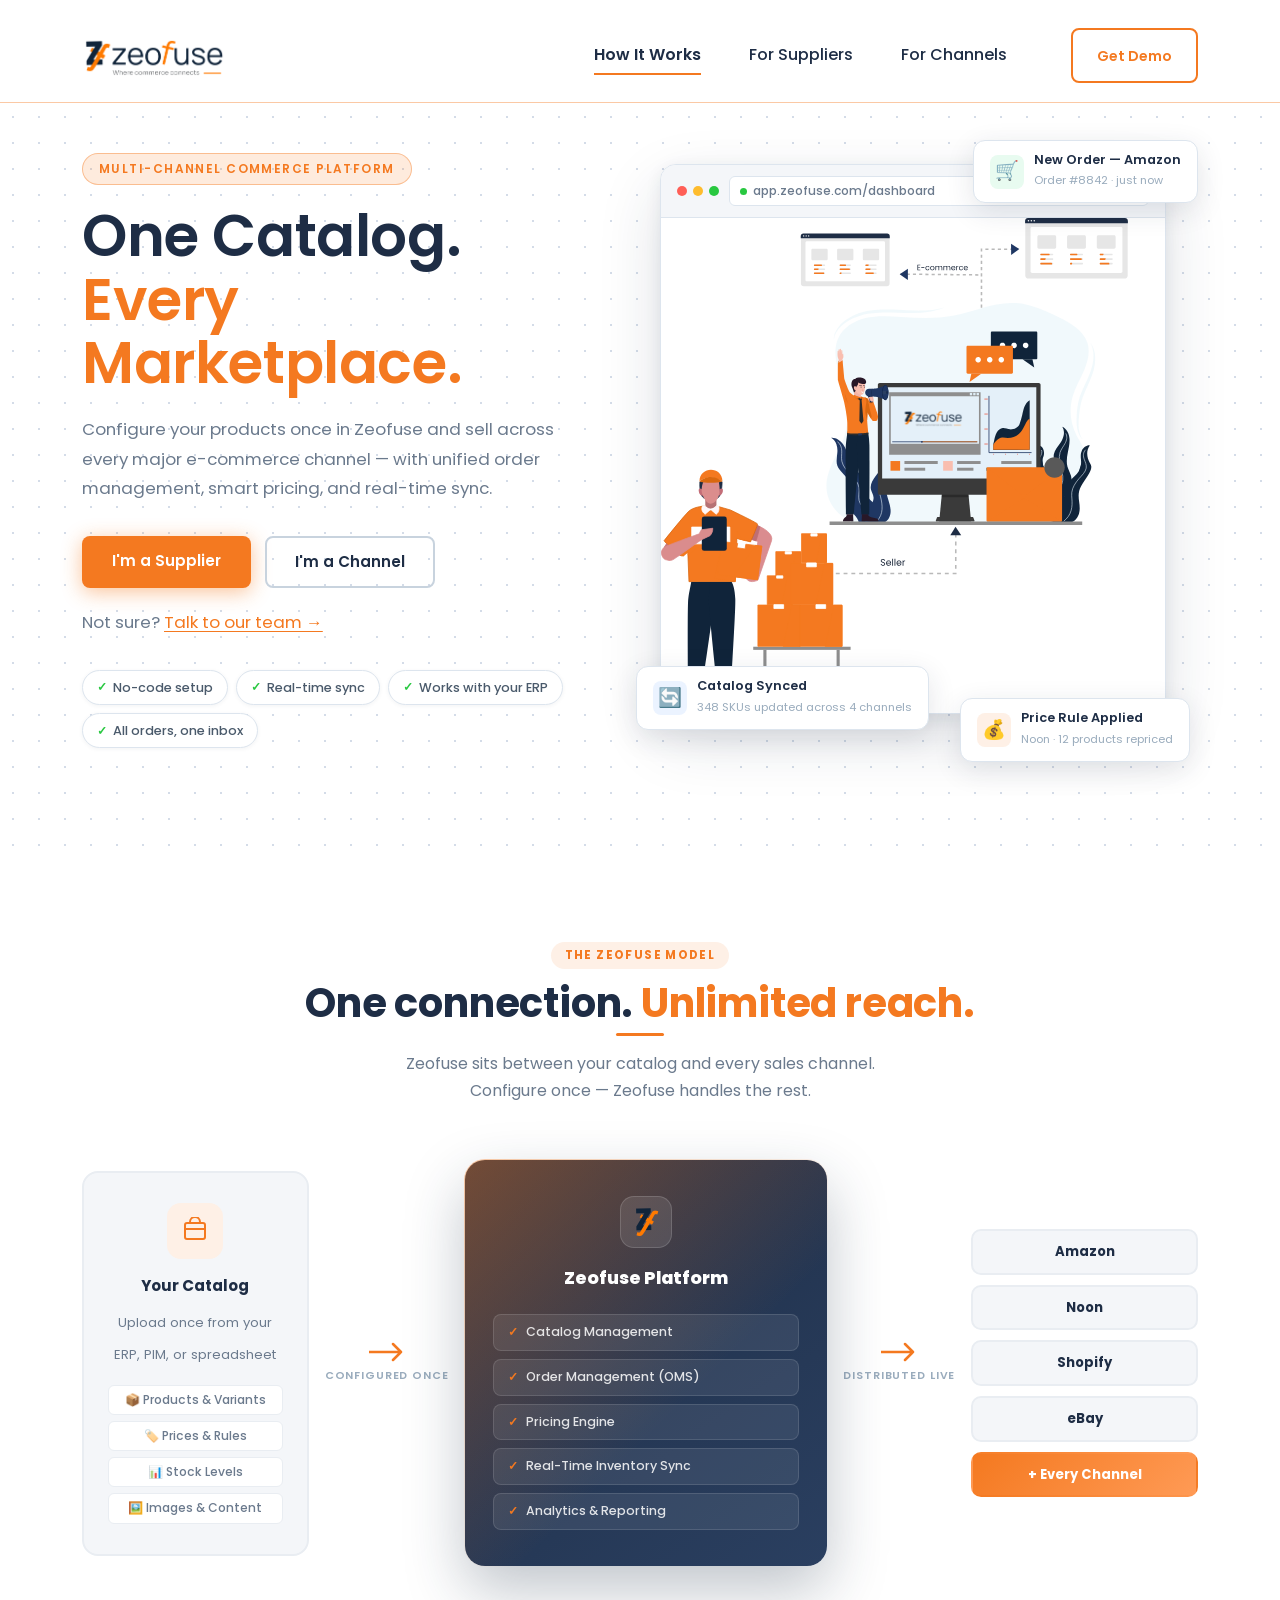
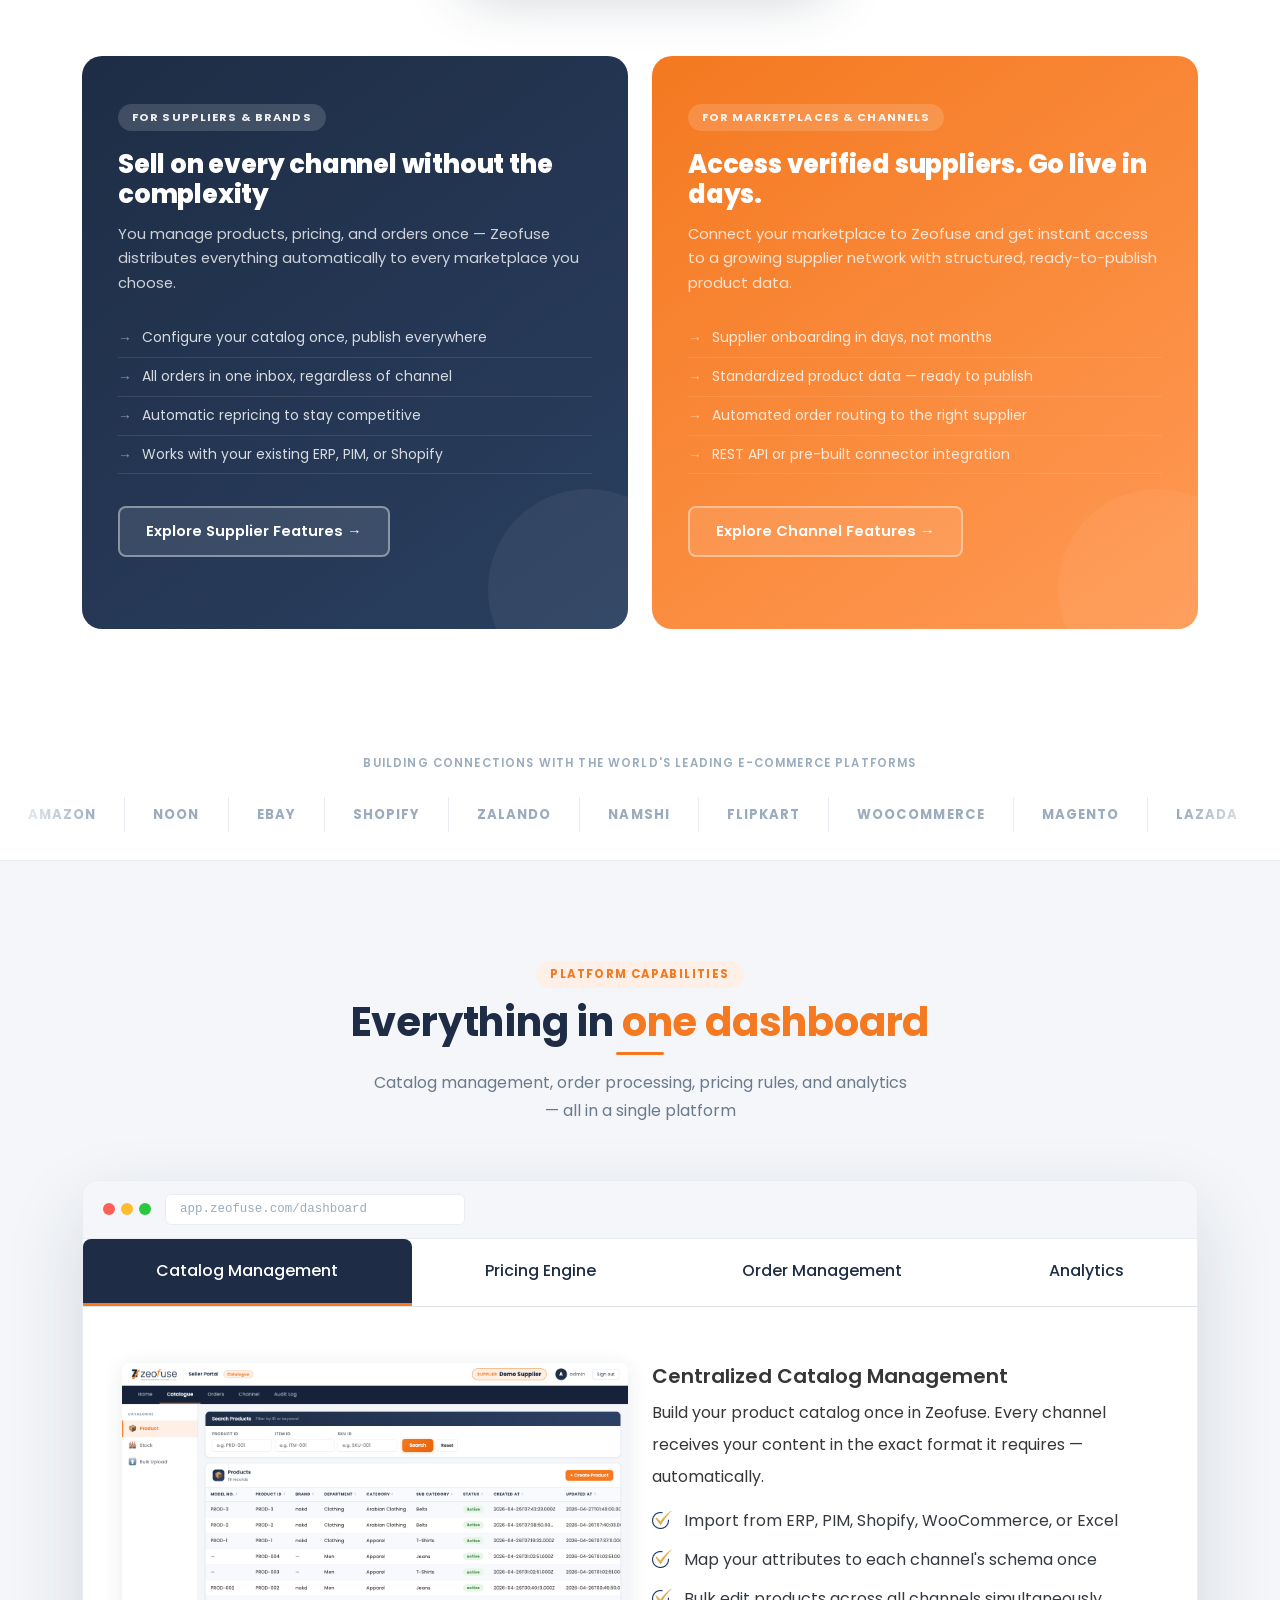
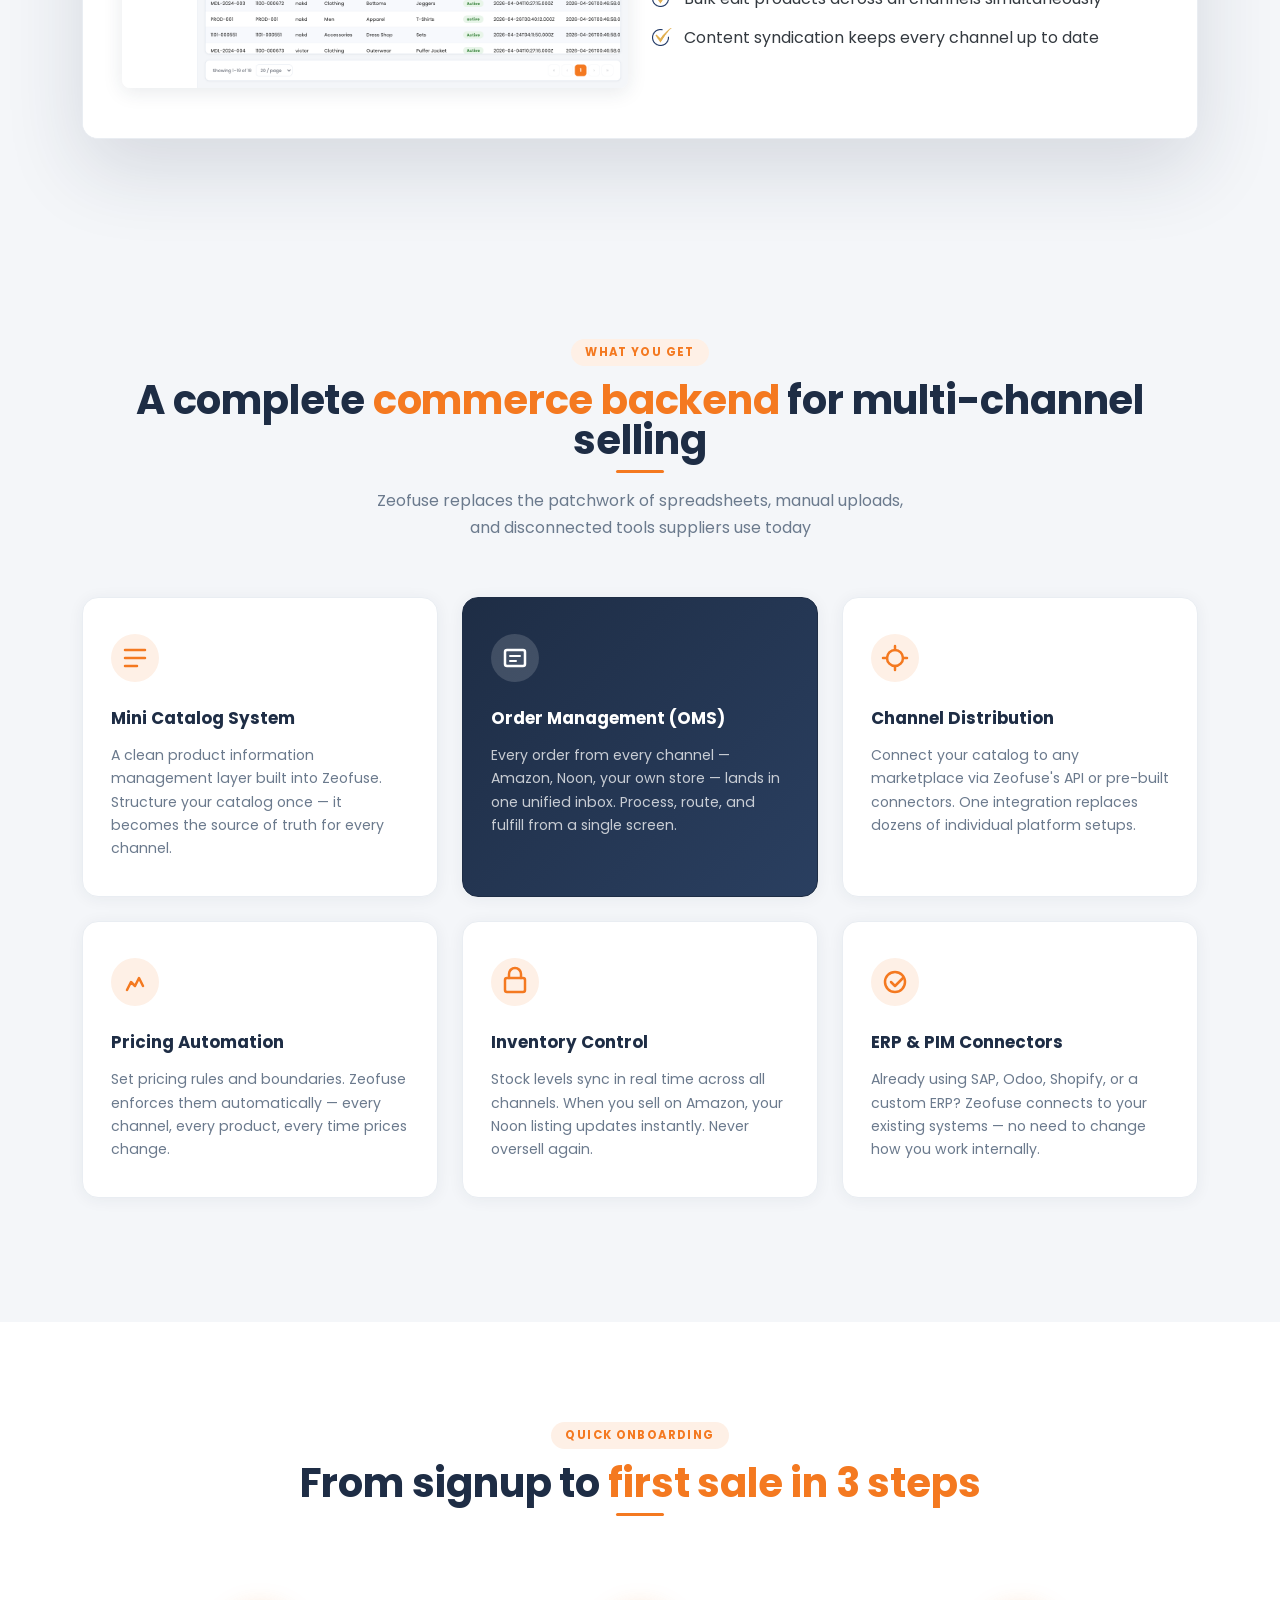
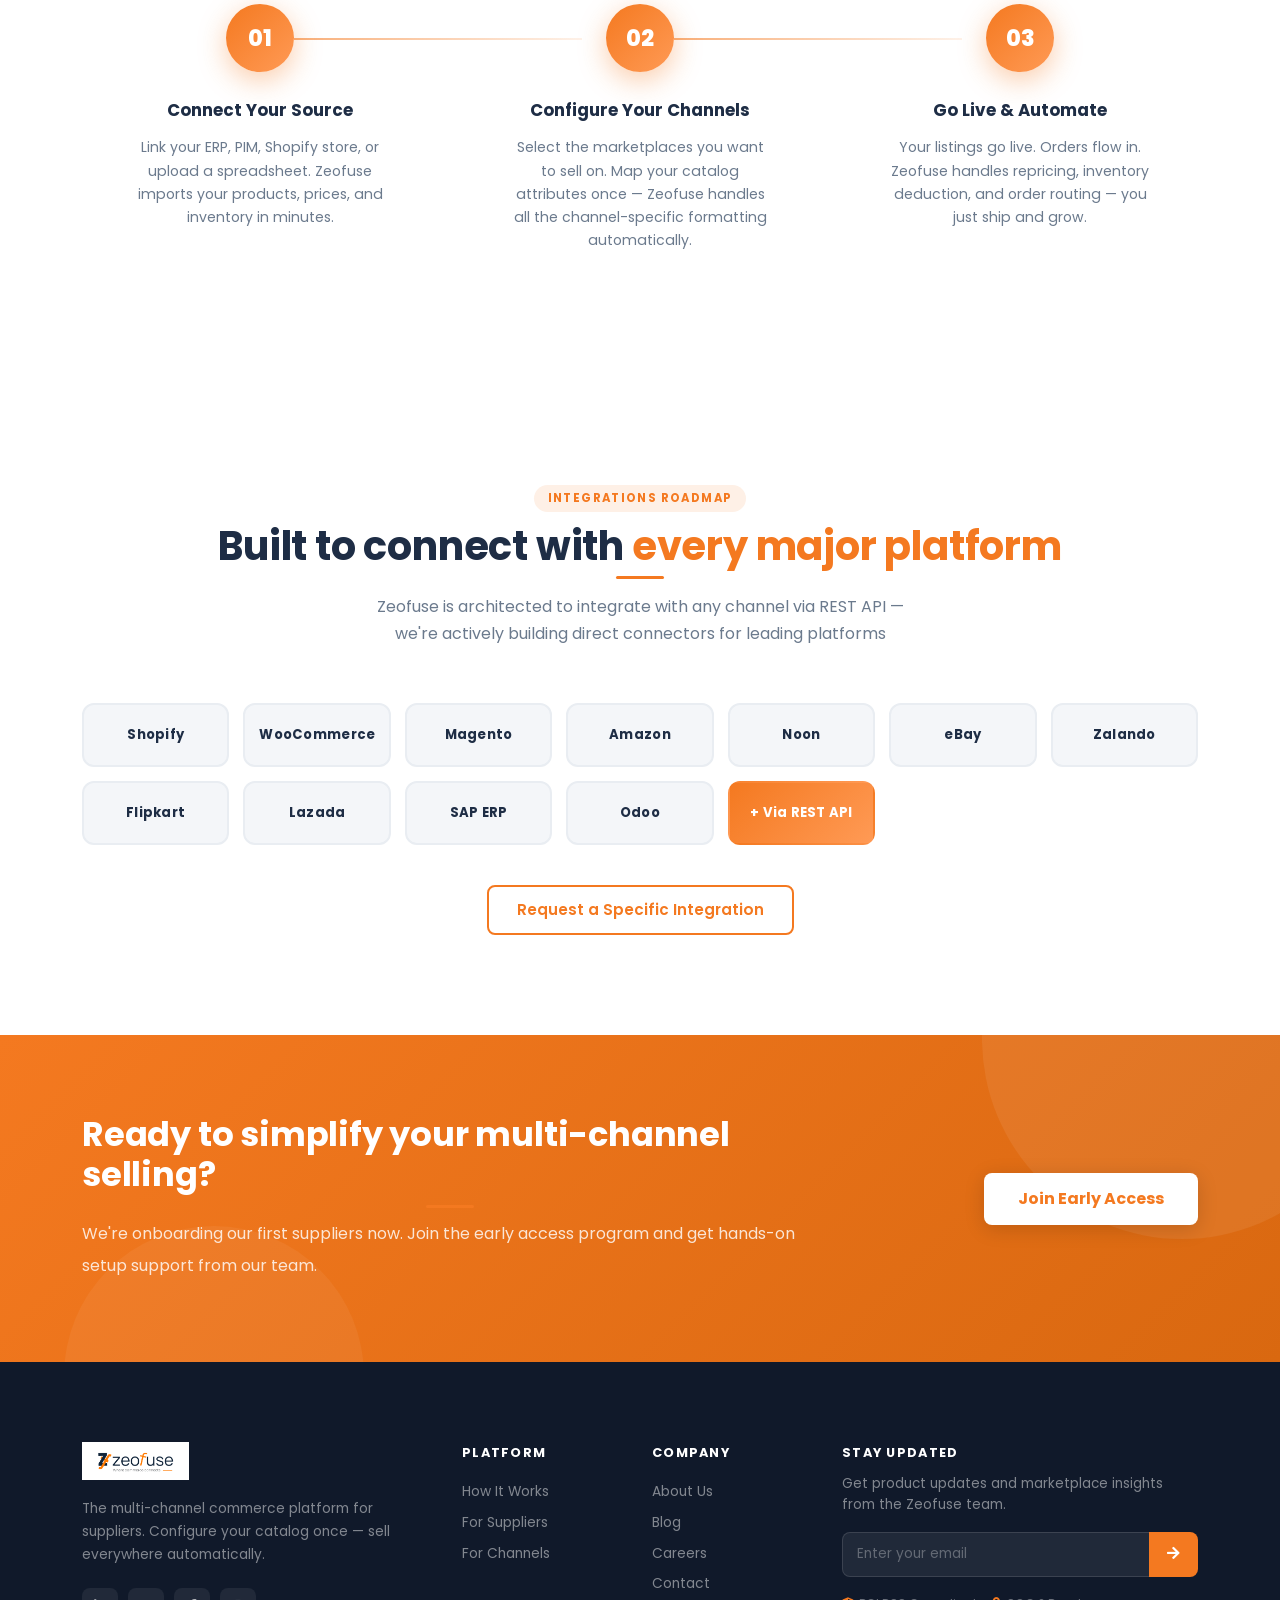
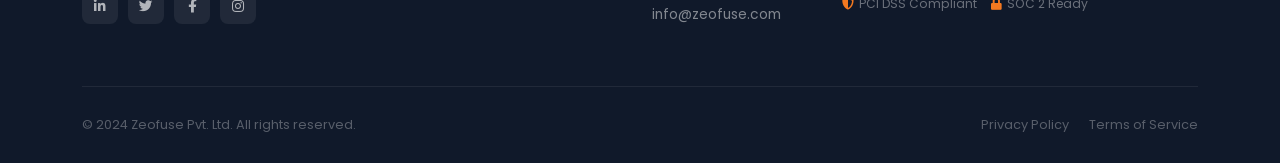
<file: index.html>
<!DOCTYPE html>
<html lang="en">
<head>
    <meta charset="utf-8">
    <meta name="viewport" content="width=device-width, initial-scale=1, shrink-to-fit=no">
    <meta name="description" content="Zeofuse — Configure your catalog once, sell on every marketplace automatically. Unified catalog management, OMS, and pricing engine for suppliers.">
    <meta name="robots" content="index, follow">
    <title>Zeofuse — One Catalog. Every Marketplace.</title>
    <link rel="icon" type="image/png" href="images/zeofuse-fav.png">
    <link href="https://fonts.googleapis.com/css2?family=Poppins:wght@300;400;500;600;700;800&display=swap" rel="stylesheet">
    <link href="css/bootstrap.min.css" rel="stylesheet">
    <link href="css/fontawesome-all.min.css" rel="stylesheet">
    <link href="css/styles.css" rel="stylesheet">
    <link href="css/fancy.css" rel="stylesheet">
</head>
<body>

    <div class="spinner-wrapper">
        <div class="loader"><div class="center loading"></div></div>
    </div>

    <!-- NAV -->
    <nav id="navbar" class="navbar navbar-expand-lg fixed-top navbar-light" aria-label="Main navigation">
        <div class="container">
            <a class="navbar-brand logo-image" href="index.html">
                <img src="images/zeofuse_logo.png" alt="Zeofuse">
            </a>
            <button class="navbar-toggler p-0 border-0" type="button" id="navbarSideCollapse" aria-label="Toggle navigation">
                <span class="navbar-toggler-icon"></span>
            </button>
            <div class="navbar-collapse offcanvas-collapse" id="navbarsExampleDefault">
                <ul class="navbar-nav ms-auto navbar-nav-scroll">
                    <li class="nav-item"><a class="nav-link active" href="index.html">How It Works</a></li>
                    <li class="nav-item"><a class="nav-link" href="suppliers.html">For Suppliers</a></li>
                    <li class="nav-item"><a class="nav-link" href="channels.html">For Channels</a></li>
                    <!-- <li class="nav-item"><a class="nav-link" href="index.html#pricing">Pricing</a></li> -->
                </ul>
                <span class="nav-item">
                    <a class="btn-outline-sm" href="contact.html">Get Demo</a>
                </span>
            </div>
        </div>
    </nav>

    <!-- HERO -->
    <section class="fz-hero">
        <div class="container">
            <div class="row align-items-center">
                <div class="col-lg-6">
                    <div class="fz-hero-text">
                        <span class="fz-eyebrow">Multi-Channel Commerce Platform</span>
                        <h1>One Catalog.<br><span style="color:#F47920">Every Marketplace.</span></h1>
                        <p>Configure your products once in Zeofuse and sell across every major e-commerce channel — with unified order management, smart pricing, and real-time sync.</p>
                        <div class="fz-hero-ctas">
                            <a class="fz-btn-primary" href="suppliers.html">I'm a Supplier</a>
                            <a class="fz-btn-ghost" href="channels.html">I'm a Channel</a>
                        </div>
                        <p class="fz-hero-sub-cta">Not sure? <a href="contact.html">Talk to our team →</a></p>
                        <div class="fz-feature-pills">
                            <span class="fz-pill"><span class="fz-pill-check">✓</span> No-code setup</span>
                            <span class="fz-pill"><span class="fz-pill-check">✓</span> Real-time sync</span>
                            <span class="fz-pill"><span class="fz-pill-check">✓</span> Works with your ERP</span>
                            <span class="fz-pill"><span class="fz-pill-check">✓</span> All orders, one inbox</span>
                        </div>
                    </div>
                </div>
                <div class="col-lg-6 d-none d-lg-block">
                    <div class="fz-hero-visual">
                        <div class="fz-screen-card">
                            <div class="fz-screen-topbar">
                                <div class="fz-screen-dots">
                                    <span></span><span></span><span></span>
                                </div>
                                <div class="fz-screen-title">
                                    <span class="fz-screen-live-dot"></span>
                                    app.zeofuse.com/dashboard
                                </div>
                            </div>
                            <div class="fz-screen-body">
                                <img src="./images/zeo-header.svg" alt="Zeofuse Dashboard">
                            </div>
                        </div>
                        <div class="fz-float-notif">
                            <div class="fz-notif-icon green">🛒</div>
                            <div>
                                <strong>New Order — Amazon</strong>
                                <small>Order #8842 · just now</small>
                            </div>
                        </div>
                        <div class="fz-float-notif">
                            <div class="fz-notif-icon blue">🔄</div>
                            <div>
                                <strong>Catalog Synced</strong>
                                <small>348 SKUs updated across 4 channels</small>
                            </div>
                        </div>
                        <div class="fz-float-notif">
                            <div class="fz-notif-icon">💰</div>
                            <div>
                                <strong>Price Rule Applied</strong>
                                <small>Noon · 12 products repriced</small>
                            </div>
                        </div>
                    </div>
                </div>
            </div>
        </div>
    </section>

    <!-- PLATFORM OVERVIEW — the "how it works" flow -->
    <section class="fz-platform-sec" id="how-it-works">
        <div class="container">
            <div class="fz-section-header reveal">
                <span class="fz-eyebrow-dark">The Zeofuse Model</span>
                <h2>One connection. <span class="fz-highlight">Unlimited reach.</span></h2>
                <p>Zeofuse sits between your catalog and every sales channel. Configure once — Zeofuse handles the rest.</p>
            </div>

            <div class="fz-flow-diagram">
                <!-- Left: Supplier -->
                <div class="fz-flow-supplier reveal">
                    <div class="fz-flow-supplier-icon">
                        <svg viewBox="0 0 28 28" fill="none"><rect x="4" y="6" width="20" height="16" rx="2" stroke="#F47920" stroke-width="2"/><path d="M9 6V5a5 5 0 0110 0v1" stroke="#F47920" stroke-width="2" stroke-linecap="round"/><path d="M4 12h20" stroke="#F47920" stroke-width="2"/></svg>
                    </div>
                    <h5>Your Catalog</h5>
                    <p style="font-size:0.82rem;color:#6B7A8D;margin:6px 0 0">Upload once from your ERP, PIM, or spreadsheet</p>
                    <div class="fz-flow-supplier-tags">
                        <span>📦 Products &amp; Variants</span>
                        <span>🏷️ Prices &amp; Rules</span>
                        <span>📊 Stock Levels</span>
                        <span>🖼️ Images &amp; Content</span>
                    </div>
                </div>

                <!-- Arrow -->
                <div class="fz-flow-arrow">
                    <svg viewBox="0 0 36 20" fill="none"><path d="M0 10h32M24 2l8 8-8 8" stroke="#F47920" stroke-width="2.5" stroke-linecap="round" stroke-linejoin="round"/></svg>
                    <span>Configured Once</span>
                </div>

                <!-- Center: Zeofuse Hub -->
                <div class="fz-flow-hub reveal">
                    <div class="fz-flow-hub-logo">
                        <img src="images/zeofuse-fav.png" alt="Zeofuse">
                    </div>
                    <h4>Zeofuse Platform</h4>
                    <div class="fz-flow-hub-features">
                        <span>Catalog Management</span>
                        <span>Order Management (OMS)</span>
                        <span>Pricing Engine</span>
                        <span>Real-Time Inventory Sync</span>
                        <span>Analytics &amp; Reporting</span>
                    </div>
                </div>

                <!-- Arrow -->
                <div class="fz-flow-arrow">
                    <svg viewBox="0 0 36 20" fill="none"><path d="M0 10h32M24 2l8 8-8 8" stroke="#F47920" stroke-width="2.5" stroke-linecap="round" stroke-linejoin="round"/></svg>
                    <span>Distributed Live</span>
                </div>

                <!-- Right: Channels -->
                <div class="fz-flow-channels reveal">
                    <div class="fz-flow-channel-badge">Amazon</div>
                    <div class="fz-flow-channel-badge">Noon</div>
                    <div class="fz-flow-channel-badge">Shopify</div>
                    <div class="fz-flow-channel-badge">eBay</div>
                    <div class="fz-flow-channel-badge fz-flow-more">+ Every Channel</div>
                </div>
            </div>
        </div>
    </section>

    <!-- AUDIENCE SPLIT — route visitors to the right page -->
    <section class="fz-audience-sec">
        <div class="container">
            <div class="row g-4">
                <div class="col-md-6 reveal" style="--delay:0ms">
                    <div class="fz-audience-card fz-audience-card--supplier">
                        <span class="fz-audience-tag">For Suppliers &amp; Brands</span>
                        <h3>Sell on every channel without the complexity</h3>
                        <p>You manage products, pricing, and orders once — Zeofuse distributes everything automatically to every marketplace you choose.</p>
                        <ul class="fz-audience-list">
                            <li>Configure your catalog once, publish everywhere</li>
                            <li>All orders in one inbox, regardless of channel</li>
                            <li>Automatic repricing to stay competitive</li>
                            <li>Works with your existing ERP, PIM, or Shopify</li>
                        </ul>
                        <a class="fz-btn-white-outline" href="suppliers.html">Explore Supplier Features →</a>
                    </div>
                </div>
                <div class="col-md-6 reveal" style="--delay:150ms">
                    <div class="fz-audience-card fz-audience-card--channel">
                        <span class="fz-audience-tag">For Marketplaces &amp; Channels</span>
                        <h3>Access verified suppliers. Go live in days.</h3>
                        <p>Connect your marketplace to Zeofuse and get instant access to a growing supplier network with structured, ready-to-publish product data.</p>
                        <ul class="fz-audience-list">
                            <li>Supplier onboarding in days, not months</li>
                            <li>Standardized product data — ready to publish</li>
                            <li>Automated order routing to the right supplier</li>
                            <li>REST API or pre-built connector integration</li>
                        </ul>
                        <a class="fz-btn-white-outline" href="channels.html">Explore Channel Features →</a>
                    </div>
                </div>
            </div>
        </div>
    </section>

    <!-- MARQUEE -->
    <section class="fz-marquee-sec">
        <p class="fz-marquee-label">Building connections with the world's leading e-commerce platforms</p>
        <div class="fz-marquee-track">
            <div class="fz-marquee-inner">
                <span class="fz-mlogo">Amazon</span>
                <span class="fz-mlogo">Noon</span>
                <span class="fz-mlogo">eBay</span>
                <span class="fz-mlogo">Shopify</span>
                <span class="fz-mlogo">Zalando</span>
                <span class="fz-mlogo">Namshi</span>
                <span class="fz-mlogo">Flipkart</span>
                <span class="fz-mlogo">WooCommerce</span>
                <span class="fz-mlogo">Magento</span>
                <span class="fz-mlogo">Lazada</span>
                <span class="fz-mlogo">Tokopedia</span>
                <span class="fz-mlogo">Daraz</span>
                <span class="fz-mlogo">Amazon</span>
                <span class="fz-mlogo">Noon</span>
                <span class="fz-mlogo">eBay</span>
                <span class="fz-mlogo">Shopify</span>
                <span class="fz-mlogo">Zalando</span>
                <span class="fz-mlogo">Namshi</span>
                <span class="fz-mlogo">Flipkart</span>
                <span class="fz-mlogo">WooCommerce</span>
                <span class="fz-mlogo">Magento</span>
                <span class="fz-mlogo">Lazada</span>
                <span class="fz-mlogo">Tokopedia</span>
                <span class="fz-mlogo">Daraz</span>
            </div>
        </div>
    </section>

    <!-- PLATFORM FEATURES (browser mockup) -->
    <section class="fz-features-sec" id="features">
        <div class="container">
            <div class="fz-section-header reveal">
                <span class="fz-eyebrow-dark">Platform Capabilities</span>
                <h2>Everything in <span class="fz-highlight">one dashboard</span></h2>
                <p>Catalog management, order processing, pricing rules, and analytics — all in a single platform</p>
            </div>
            <div class="fz-browser-mockup reveal">
                <div class="fz-browser-bar">
                    <div class="fz-browser-dots">
                        <span class="dot-red"></span><span class="dot-yellow"></span><span class="dot-green"></span>
                    </div>
                    <div class="fz-browser-url">app.zeofuse.com/dashboard</div>
                </div>
                <div class="fz-browser-content">
                    <div class="elite-tab">
                        <div id="nav">
                            <div class="trigger-spec"></div>
                            <span class="trigger" data-target="#tab-1">Catalog Management</span>
                            <span class="trigger" data-target="#tab-2">Pricing Engine</span>
                            <span class="trigger" data-target="#tab-3">Order Management</span>
                            <span class="trigger" data-target="#tab-4">Analytics</span>
                        </div>
                        <div id="elite-sub">
                            <div class="targets">
                                <div class="target" id="tab-1">
                                    <div class="row pt-4 pb-2">
                                        <div class="col-md-12 col-lg-6 pb-4">
                                            <img src="./images/catalog.PNG" class="img-fluid fz-tab-img">
                                        </div>
                                        <div class="col-md-12 col-lg-6 vendor-sec">
                                            <h5>Centralized Catalog Management</h5>
                                            <p>Build your product catalog once in Zeofuse. Every channel receives your content in the exact format it requires — automatically.</p>
                                            <ul>
                                                <li>Import from ERP, PIM, Shopify, WooCommerce, or Excel</li>
                                                <li>Map your attributes to each channel's schema once</li>
                                                <li>Bulk edit products across all channels simultaneously</li>
                                                <li>Content syndication keeps every channel up to date</li>
                                            </ul>
                                        </div>
                                    </div>
                                </div>
                                <div class="target" id="tab-2">
                                    <div class="row pt-4 pb-2">
                                        <div class="col-md-12 col-lg-6 pb-4">
                                            <img src="./images/pricing.PNG" class="img-fluid fz-tab-img">
                                        </div>
                                        <div class="col-md-12 col-lg-6 vendor-sec">
                                            <h5>Rules-Based Pricing Engine</h5>
                                            <p>Set your pricing rules once. Zeofuse automatically adjusts prices per channel to keep you competitive while protecting your margins.</p>
                                            <ul>
                                                <li>Define min/max price boundaries per product</li>
                                                <li>Automatic repricing when competitors change their prices</li>
                                                <li>Set different price strategies per channel or region</li>
                                                <li>Promotional pricing with scheduled start/end dates</li>
                                            </ul>
                                        </div>
                                    </div>
                                </div>
                                <div class="target" id="tab-3">
                                    <div class="row pt-4 pb-2">
                                        <div class="col-md-12 col-lg-6 pb-4">
                                            <img src="./images/catalog.PNG" class="img-fluid fz-tab-img">
                                        </div>
                                        <div class="col-md-12 col-lg-6 vendor-sec">
                                            <h5>Unified Order Management (OMS)</h5>
                                            <p>All your orders from every channel flow into one inbox. No more logging into 10 different seller portals to process your day's orders.</p>
                                            <ul>
                                                <li>Single order dashboard across all channels</li>
                                                <li>Automatic order routing to the right warehouse or fulfillment partner</li>
                                                <li>Real-time inventory deduction across all channels on sale</li>
                                                <li>Shipping updates pushed back to each channel automatically</li>
                                            </ul>
                                        </div>
                                    </div>
                                </div>
                                <div class="target" id="tab-4">
                                    <div class="row pt-4 pb-2">
                                        <div class="col-md-12 col-lg-6 pb-4">
                                            <img src="./images/dashboard.PNG" class="img-fluid fz-tab-img">
                                        </div>
                                        <div class="col-md-12 col-lg-6 vendor-sec">
                                            <h5>Cross-Channel Analytics</h5>
                                            <p>See exactly what's selling, where, and at what margin — across every channel in a single view. Make decisions with real data.</p>
                                            <ul>
                                                <li>Revenue and margin breakdown per channel</li>
                                                <li>Best-performing products by marketplace</li>
                                                <li>Inventory turnover and stock-out alerts</li>
                                                <li>Custom reports exportable in multiple formats</li>
                                            </ul>
                                        </div>
                                    </div>
                                </div>
                            </div>
                        </div>
                    </div>
                </div>
            </div>
        </div>
    </section>

    <!-- WHAT ZEOFUSE IS (product clarity section) -->
    <section class="fz-value-sec" id="platform">
        <div class="container">
            <div class="fz-section-header reveal">
                <span class="fz-eyebrow-dark">What You Get</span>
                <h2>A complete <span class="fz-highlight">commerce backend</span> for multi-channel selling</h2>
                <p>Zeofuse replaces the patchwork of spreadsheets, manual uploads, and disconnected tools suppliers use today</p>
            </div>
            <div class="row">
                <div class="col-md-6 col-lg-4 reveal" style="--delay:0ms">
                    <div class="fz-vcard">
                        <div class="fz-vcard-icon">
                            <svg viewBox="0 0 48 48" fill="none"><circle cx="24" cy="24" r="24" fill="#FEF0E6"/><path d="M14 24h20M14 16h20M14 32h12" stroke="#F47920" stroke-width="2.5" stroke-linecap="round"/></svg>
                        </div>
                        <h4>Mini Catalog System</h4>
                        <p>A clean product information management layer built into Zeofuse. Structure your catalog once — it becomes the source of truth for every channel.</p>
                    </div>
                </div>
                <div class="col-md-6 col-lg-4 reveal" style="--delay:100ms">
                    <div class="fz-vcard fz-vcard--featured">
                        <div class="fz-vcard-icon">
                            <svg viewBox="0 0 48 48" fill="none"><circle cx="24" cy="24" r="24" fill="rgba(255,255,255,0.15)"/><rect x="14" y="16" width="20" height="16" rx="2" stroke="#fff" stroke-width="2.5"/><path d="M19 22h10M19 27h6" stroke="#fff" stroke-width="2" stroke-linecap="round"/></svg>
                        </div>
                        <h4>Order Management (OMS)</h4>
                        <p>Every order from every channel — Amazon, Noon, your own store — lands in one unified inbox. Process, route, and fulfill from a single screen.</p>
                    </div>
                </div>
                <div class="col-md-6 col-lg-4 reveal" style="--delay:200ms">
                    <div class="fz-vcard">
                        <div class="fz-vcard-icon">
                            <svg viewBox="0 0 48 48" fill="none"><circle cx="24" cy="24" r="24" fill="#FEF0E6"/><circle cx="24" cy="24" r="8" stroke="#F47920" stroke-width="2.5"/><path d="M24 12v4M24 32v4M12 24h4M32 24h4" stroke="#F47920" stroke-width="2.5" stroke-linecap="round"/></svg>
                        </div>
                        <h4>Channel Distribution</h4>
                        <p>Connect your catalog to any marketplace via Zeofuse's API or pre-built connectors. One integration replaces dozens of individual platform setups.</p>
                    </div>
                </div>
                <div class="col-md-6 col-lg-4 reveal" style="--delay:300ms">
                    <div class="fz-vcard">
                        <div class="fz-vcard-icon">
                            <svg viewBox="0 0 48 48" fill="none"><circle cx="24" cy="24" r="24" fill="#FEF0E6"/><path d="M16 32l4-8 4 4 4-8 4 8" stroke="#F47920" stroke-width="2.5" stroke-linecap="round" stroke-linejoin="round"/></svg>
                        </div>
                        <h4>Pricing Automation</h4>
                        <p>Set pricing rules and boundaries. Zeofuse enforces them automatically — every channel, every product, every time prices change.</p>
                    </div>
                </div>
                <div class="col-md-6 col-lg-4 reveal" style="--delay:400ms">
                    <div class="fz-vcard">
                        <div class="fz-vcard-icon">
                            <svg viewBox="0 0 48 48" fill="none"><circle cx="24" cy="24" r="24" fill="#FEF0E6"/><rect x="14" y="20" width="20" height="14" rx="2" stroke="#F47920" stroke-width="2.5"/><path d="M18 20v-4a6 6 0 0112 0v4" stroke="#F47920" stroke-width="2.5" stroke-linecap="round"/></svg>
                        </div>
                        <h4>Inventory Control</h4>
                        <p>Stock levels sync in real time across all channels. When you sell on Amazon, your Noon listing updates instantly. Never oversell again.</p>
                    </div>
                </div>
                <div class="col-md-6 col-lg-4 reveal" style="--delay:500ms">
                    <div class="fz-vcard">
                        <div class="fz-vcard-icon">
                            <svg viewBox="0 0 48 48" fill="none"><circle cx="24" cy="24" r="24" fill="#FEF0E6"/><path d="M20 24l4 4 8-8" stroke="#F47920" stroke-width="2.5" stroke-linecap="round" stroke-linejoin="round"/><circle cx="24" cy="24" r="10" stroke="#F47920" stroke-width="2.5"/></svg>
                        </div>
                        <h4>ERP &amp; PIM Connectors</h4>
                        <p>Already using SAP, Odoo, Shopify, or a custom ERP? Zeofuse connects to your existing systems — no need to change how you work internally.</p>
                    </div>
                </div>
            </div>
        </div>
    </section>

    <!-- HOW IT WORKS — 3 steps -->
    <section class="fz-process-sec">
        <div class="container">
            <div class="fz-section-header reveal">
                <span class="fz-eyebrow-dark">Quick Onboarding</span>
                <h2>From signup to <span class="fz-highlight">first sale in 3 steps</span></h2>
            </div>
            <div class="row">
                <div class="col-md-4 reveal" style="--delay:0ms">
                    <div class="fz-step">
                        <div class="fz-step-num">01</div>
                        <div class="fz-step-connector"></div>
                        <h4>Connect Your Source</h4>
                        <p>Link your ERP, PIM, Shopify store, or upload a spreadsheet. Zeofuse imports your products, prices, and inventory in minutes.</p>
                    </div>
                </div>
                <div class="col-md-4 reveal" style="--delay:150ms">
                    <div class="fz-step">
                        <div class="fz-step-num">02</div>
                        <div class="fz-step-connector"></div>
                        <h4>Configure Your Channels</h4>
                        <p>Select the marketplaces you want to sell on. Map your catalog attributes once — Zeofuse handles all the channel-specific formatting automatically.</p>
                    </div>
                </div>
                <div class="col-md-4 reveal" style="--delay:300ms">
                    <div class="fz-step">
                        <div class="fz-step-num">03</div>
                        <h4>Go Live &amp; Automate</h4>
                        <p>Your listings go live. Orders flow in. Zeofuse handles repricing, inventory deduction, and order routing — you just ship and grow.</p>
                    </div>
                </div>
            </div>
        </div>
    </section>

    <!-- INTEGRATION GRID -->
    <section class="fz-integration-sec">
        <div class="container">
            <div class="fz-section-header reveal">
                <span class="fz-eyebrow-dark">Integrations Roadmap</span>
                <h2>Built to connect with <span class="fz-highlight">every major platform</span></h2>
                <p>Zeofuse is architected to integrate with any channel via REST API — we're actively building direct connectors for leading platforms</p>
            </div>
            <div class="fz-integration-grid reveal">
                <div class="fz-int-badge">Shopify</div>
                <div class="fz-int-badge">WooCommerce</div>
                <div class="fz-int-badge">Magento</div>
                <div class="fz-int-badge">Amazon</div>
                <div class="fz-int-badge">Noon</div>
                <div class="fz-int-badge">eBay</div>
                <div class="fz-int-badge">Zalando</div>
                <div class="fz-int-badge">Flipkart</div>
                <div class="fz-int-badge">Lazada</div>
                <div class="fz-int-badge">SAP ERP</div>
                <div class="fz-int-badge">Odoo</div>
                <div class="fz-int-badge">+ Via REST API</div>
            </div>
            <div class="text-center mt-4 reveal" style="--delay:200ms">
                <a class="fz-btn-outline" href="contact.html">Request a Specific Integration</a>
            </div>
        </div>
    </section>

    <!-- PRICING -->
    <!-- PRICING SECTION — hidden, uncomment to re-enable
    <section class="fz-pricing-sec" id="pricing">
        <div class="container">
            <div class="fz-section-header reveal">
                <span class="fz-eyebrow-dark">Pricing</span>
                <h2>Plans that <span class="fz-highlight">grow with you</span></h2>
                <p>Transparent, corporate-grade pricing. No hidden fees — choose the right plan for your catalogue size, channels, and team. Save 2 months with annual billing.</p>
            </div>
            <div class="row justify-content-center">
                <div class="col-md-6 col-lg-3 reveal" style="--delay:0ms">
                    <div class="fz-price-card">
                        <div class="fz-price-tier">Essential</div>
                        <div class="fz-price-amount">$499<span style="font-size:1rem;font-weight:500">/mo</span></div>
                        <div class="fz-price-note">$4,990/year · save $998 on annual</div>
                        <ul class="fz-price-features">
                            <li>1 sales channel</li>
                            <li>Up to 2,000 SKUs</li>
                            <li>5 user seats</li>
                            <li>Catalog, orders &amp; stock</li>
                            <li>Bulk upload + Audit log</li>
                            <li>Role-based access (RBAC)</li>
                            <li>Email support</li>
                        </ul>
                        <a class="fz-btn-outline" href="mailto:info@zeofuse.com?subject=Essential Plan - Pricing Request">Get Started</a>
                    </div>
                </div>
                <div class="col-md-6 col-lg-3 reveal" style="--delay:150ms">
                    <div class="fz-price-card fz-price-card--featured">
                        <div class="fz-price-popular">Most Popular</div>
                        <div class="fz-price-tier">Business</div>
                        <div class="fz-price-amount">$1,200<span style="font-size:1rem;font-weight:500">/mo</span></div>
                        <div class="fz-price-note">$12,000/year · save $2,400 on annual</div>
                        <ul class="fz-price-features">
                            <li>Up to 3 sales channels</li>
                            <li>Up to 5,000 SKUs</li>
                            <li>10 user seats</li>
                            <li>Full audit logs (all modules)</li>
                            <li>Role-based access + Channel mapping</li>
                            <li>Custom supplier statuses</li>
                            <li>Priority support &amp; onboarding</li>
                        </ul>
                        <a class="fz-btn-primary" href="mailto:info@zeofuse.com?subject=Business Plan - Pricing Request">Start Free Trial</a>
                    </div>
                </div>
                <div class="col-md-6 col-lg-3 reveal" style="--delay:300ms">
                    <div class="fz-price-card">
                        <div class="fz-price-tier">Professional</div>
                        <div class="fz-price-amount">$2,500<span style="font-size:1rem;font-weight:500">/mo</span></div>
                        <div class="fz-price-note">$25,000/year · save $5,000 on annual</div>
                        <ul class="fz-price-features">
                            <li>Up to 6 sales channels</li>
                            <li>Up to 25,000 SKUs</li>
                            <li>15 user seats</li>
                            <li>Multi-currency pricing (GCC)</li>
                            <li>User–channel mapping</li>
                            <li>Dedicated account manager</li>
                            <li>Dedicated support</li>
                        </ul>
                        <a class="fz-btn-outline" href="mailto:info@zeofuse.com?subject=Professional Plan - Pricing Request">Get Started</a>
                    </div>
                </div>
                <div class="col-md-6 col-lg-3 reveal" style="--delay:450ms">
                    <div class="fz-price-card">
                        <div class="fz-price-tier">Enterprise</div>
                        <div class="fz-price-amount">$5,000<span style="font-size:1rem;font-weight:500">+/mo</span></div>
                        <div class="fz-price-note">custom annual contract available</div>
                        <ul class="fz-price-features">
                            <li>Unlimited channels &amp; SKUs</li>
                            <li>Unlimited user seats</li>
                            <li>Custom ERP / PIM integration</li>
                            <li>Multi-currency &amp; multi-market</li>
                            <li>SLA &amp; uptime guarantee</li>
                            <li>Dedicated account manager</li>
                            <li>Custom reporting &amp; API access</li>
                        </ul>
                        <a class="fz-btn-outline" href="mailto:info@zeofuse.com?subject=Enterprise Plan - Sales Inquiry">Talk to Sales</a>
                    </div>
                </div>
            </div>
        </div>
    </section>
    END PRICING SECTION -->

    <!-- CTA STRIP -->
    <section class="fz-cta-strip">
        <div class="container">
            <div class="row align-items-center">
                <div class="col-lg-8 reveal">
                    <h2>Ready to simplify your multi-channel selling?</h2>
                    <p>We're onboarding our first suppliers now. Join the early access program and get hands-on setup support from our team.</p>
                </div>
                <div class="col-lg-4 text-lg-end reveal" style="--delay:200ms">
                    <a class="fz-btn-white" href="contact.html">Join Early Access</a>
                </div>
            </div>
        </div>
    </section>

    <!-- FOOTER -->
    <footer class="fz-footer">
        <div class="container">
            <div class="row">
                <div class="col-lg-4 fz-footer-brand">
                    <img src="images/zeofuse_logo.png" alt="Zeofuse" class="fz-footer-logo">
                    <p>The multi-channel commerce platform for suppliers. Configure your catalog once — sell everywhere automatically.</p>
                    <div class="fz-footer-socials">
                        <a href="#"><i class="fab fa-linkedin-in"></i></a>
                        <a href="#"><i class="fab fa-twitter"></i></a>
                        <a href="#"><i class="fab fa-facebook-f"></i></a>
                        <a href="#"><i class="fab fa-instagram"></i></a>
                    </div>
                </div>
                <div class="col-lg-2 col-md-4 fz-footer-links">
                    <h6>Platform</h6>
                    <ul>
                        <li><a href="index.html">How It Works</a></li>
                        <li><a href="suppliers.html">For Suppliers</a></li>
                        <li><a href="channels.html">For Channels</a></li>
                        <!-- <li><a href="index.html#pricing">Pricing</a></li> -->
                    </ul>
                </div>
                <div class="col-lg-2 col-md-4 fz-footer-links">
                    <h6>Company</h6>
                    <ul>
                        <li><a href="#">About Us</a></li>
                        <li><a href="#">Blog</a></li>
                        <li><a href="#">Careers</a></li>
                        <li><a href="contact.html">Contact</a></li>
                        <li><a href="mailto:info@zeofuse.com">info@zeofuse.com</a></li>
                    </ul>
                </div>
                <div class="col-lg-4 col-md-4 fz-footer-newsletter">
                    <h6>Stay Updated</h6>
                    <p>Get product updates and marketplace insights from the Zeofuse team.</p>
                    <form class="fz-newsletter-form" onsubmit="return false;">
                        <input type="email" placeholder="Enter your email">
                        <button type="submit"><i class="fas fa-arrow-right"></i></button>
                    </form>
                    <div class="fz-trust-strip">
                        <span><i class="fas fa-shield-alt"></i> PCI DSS Compliant</span>
                        <span><i class="fas fa-lock"></i> SOC 2 Ready</span>
                    </div>
                </div>
            </div>
            <div class="fz-footer-bottom">
                <p>© 2024 Zeofuse Pvt. Ltd. All rights reserved.</p>
                <div class="fz-footer-legal">
                    <a href="#">Privacy Policy</a>
                    <a href="#">Terms of Service</a>
                </div>
            </div>
        </div>
    </footer>

    <button onclick="topFunction()" id="myBtn">
        <img src="images/up-arrow.png" alt="alternative">
    </button>

    <script>
    (function () {
        var triggerEls = Array.from(document.querySelectorAll(".trigger"));
        var targetEls = [];
        var triggerSpec = document.querySelector(".trigger-spec");
        var targetsContainer = document.querySelector(".targets");
        var currentTab = null;
        triggerEls.forEach(function (trigger, ind) {
            targetEls.push(document.querySelector(trigger.dataset.target));
            trigger.addEventListener("click", function () {
                if (currentTab !== null) {
                    triggerEls[currentTab].classList.remove("active");
                    targetEls[currentTab].classList.remove("active");
                }
                currentTab = ind;
                trigger.classList.add("active");
                targetEls[ind].classList.add("active");
                targetsContainer.style.transform = "translateX(-" + ind + "00%)";
                triggerSpec.style.transform = "translateX(" + ind + "00%)";
            });
        });
        if (triggerEls.length) {
            currentTab = 0;
            triggerEls[0].classList.add("active");
            if (targetEls[0]) targetEls[0].classList.add("active");
        }
    })();
    </script>

    <script src="js/jquery.min.js"></script>
    <script src="js/bootstrap.min.js"></script>
    <script src="js/scripts.js"></script>
</body>
</html>
</file>
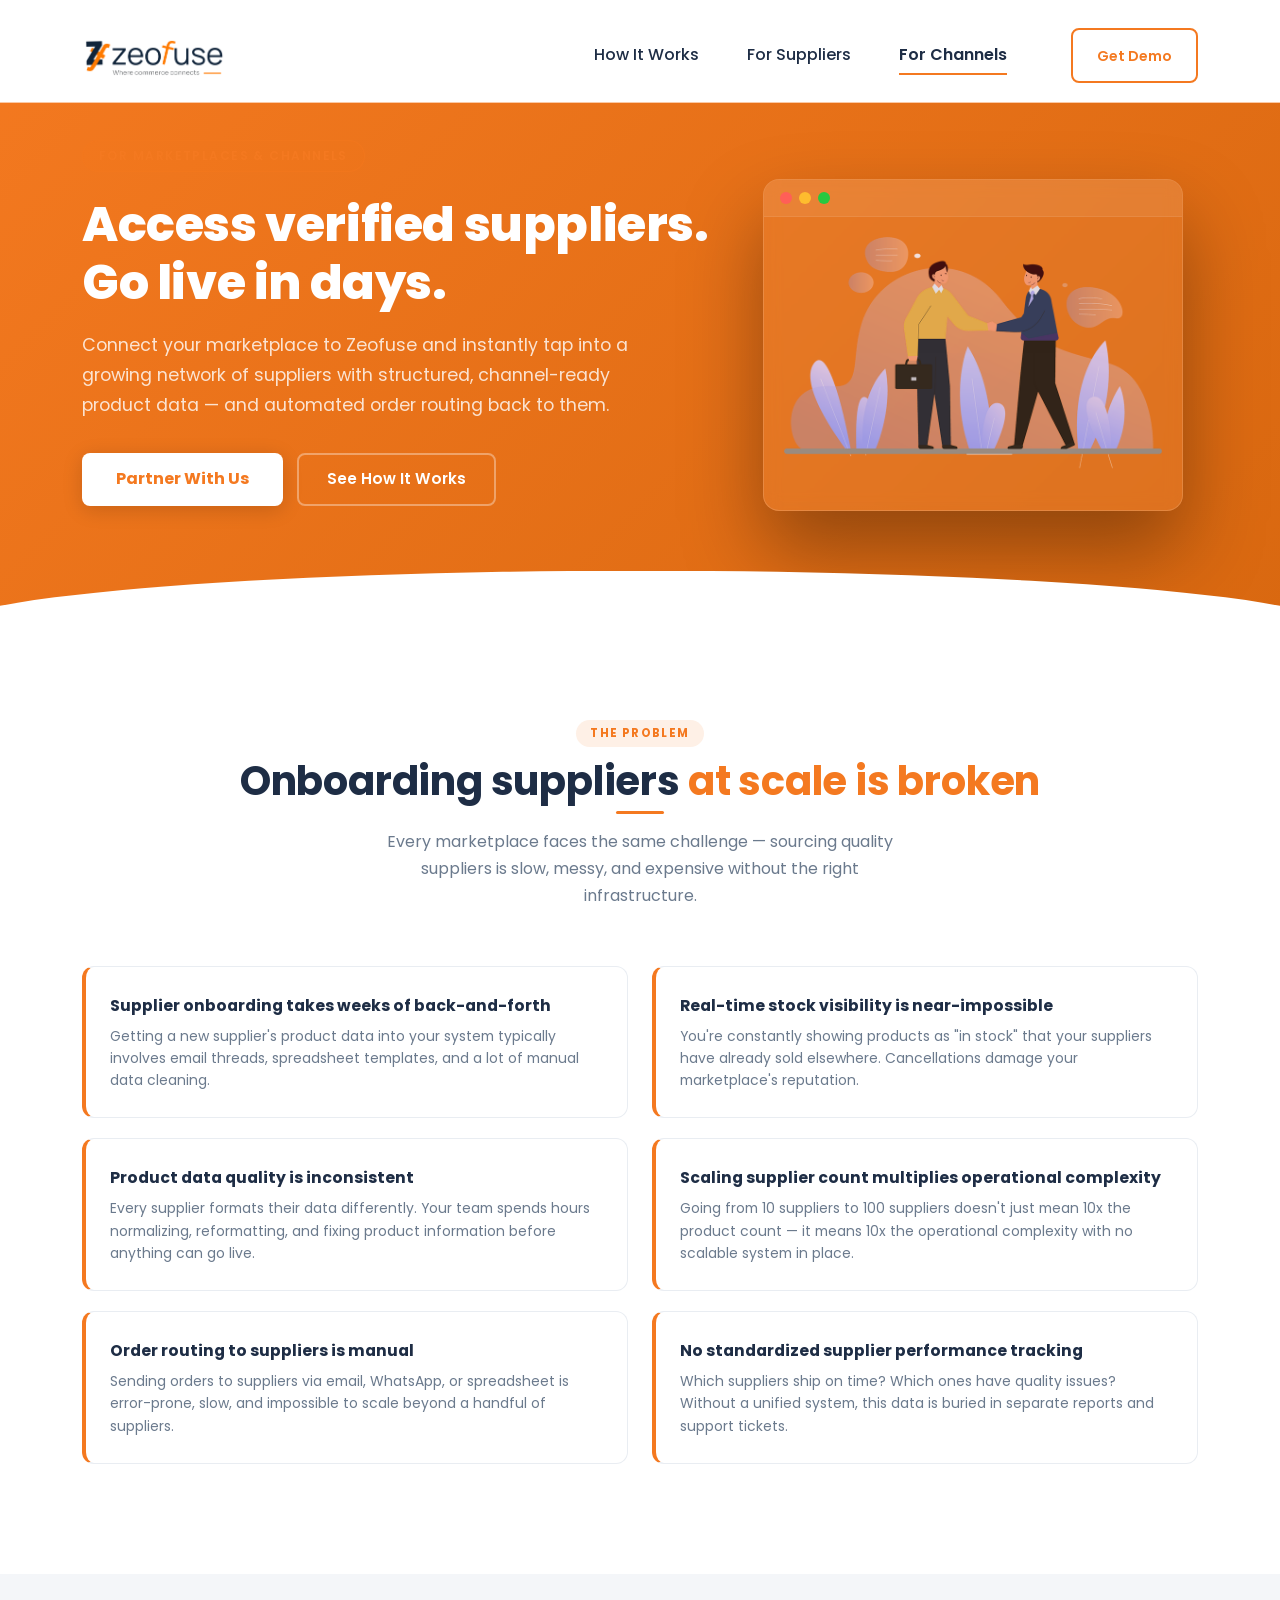
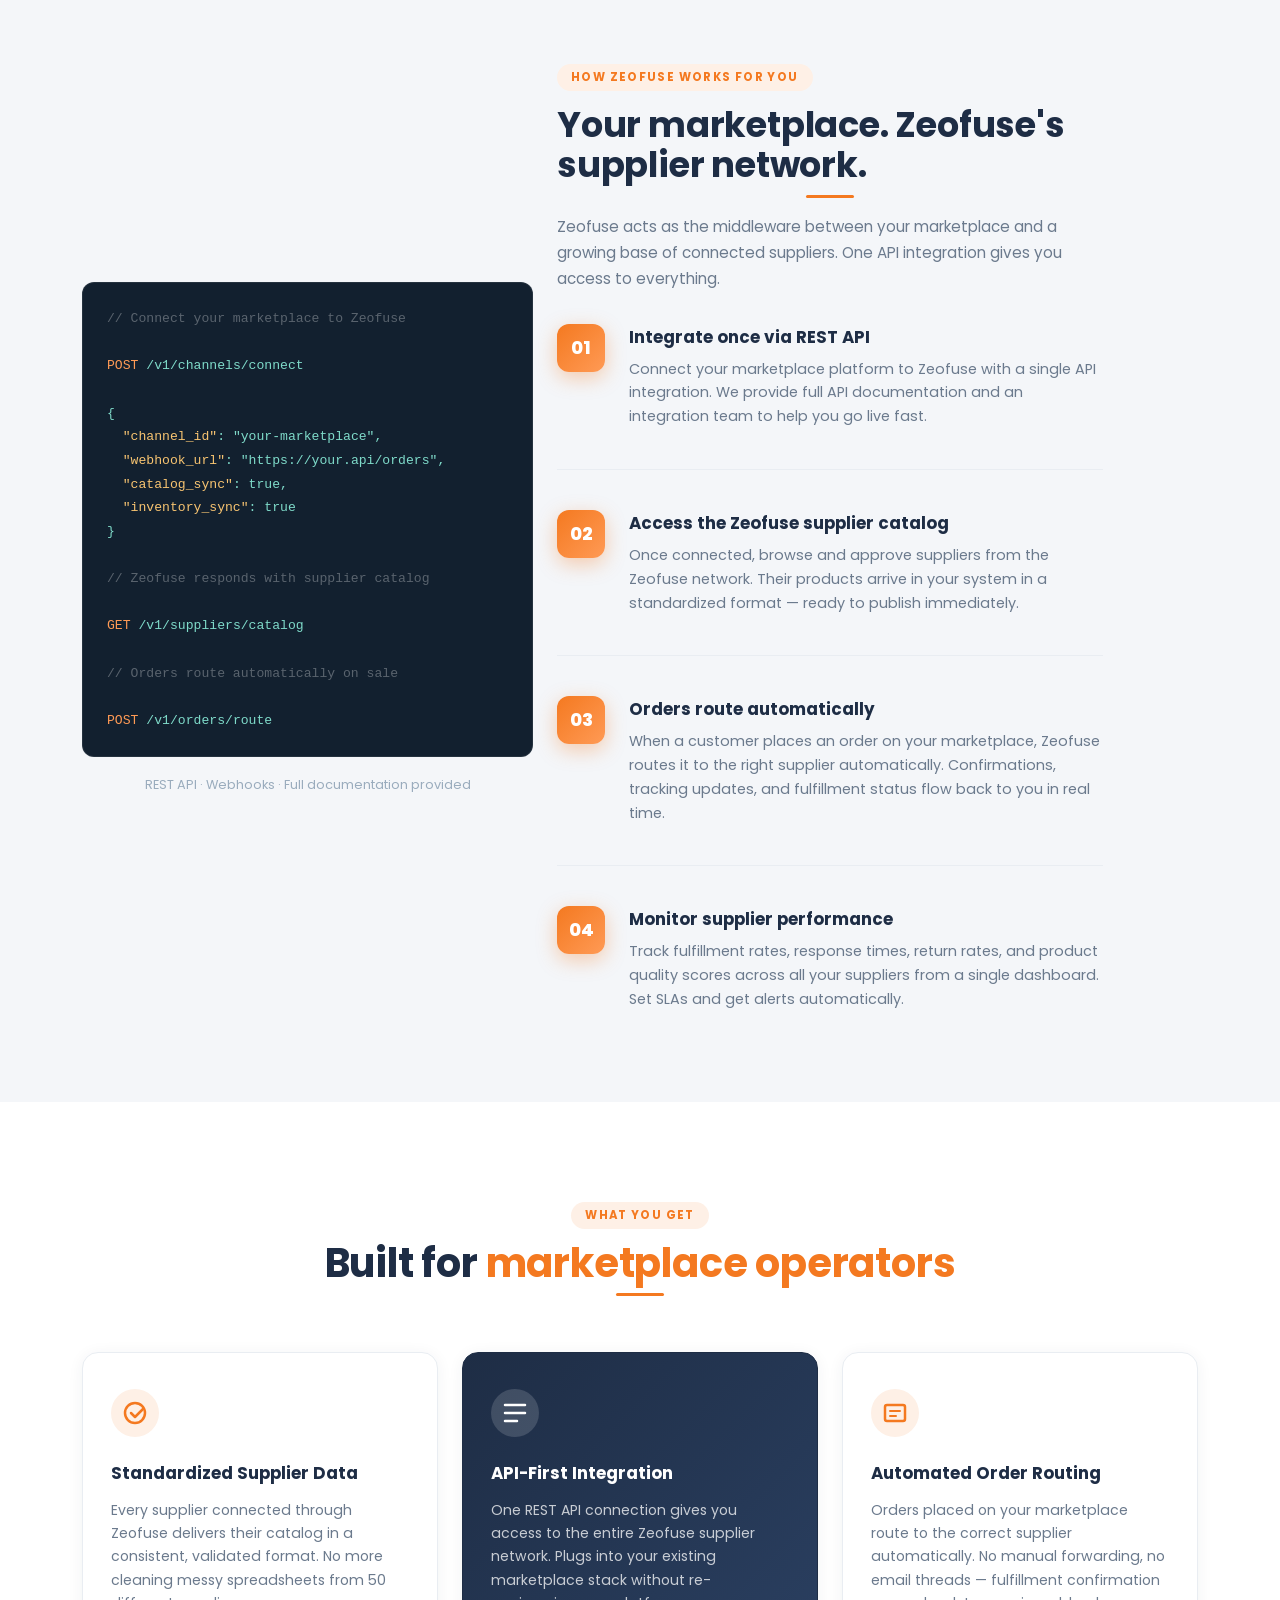
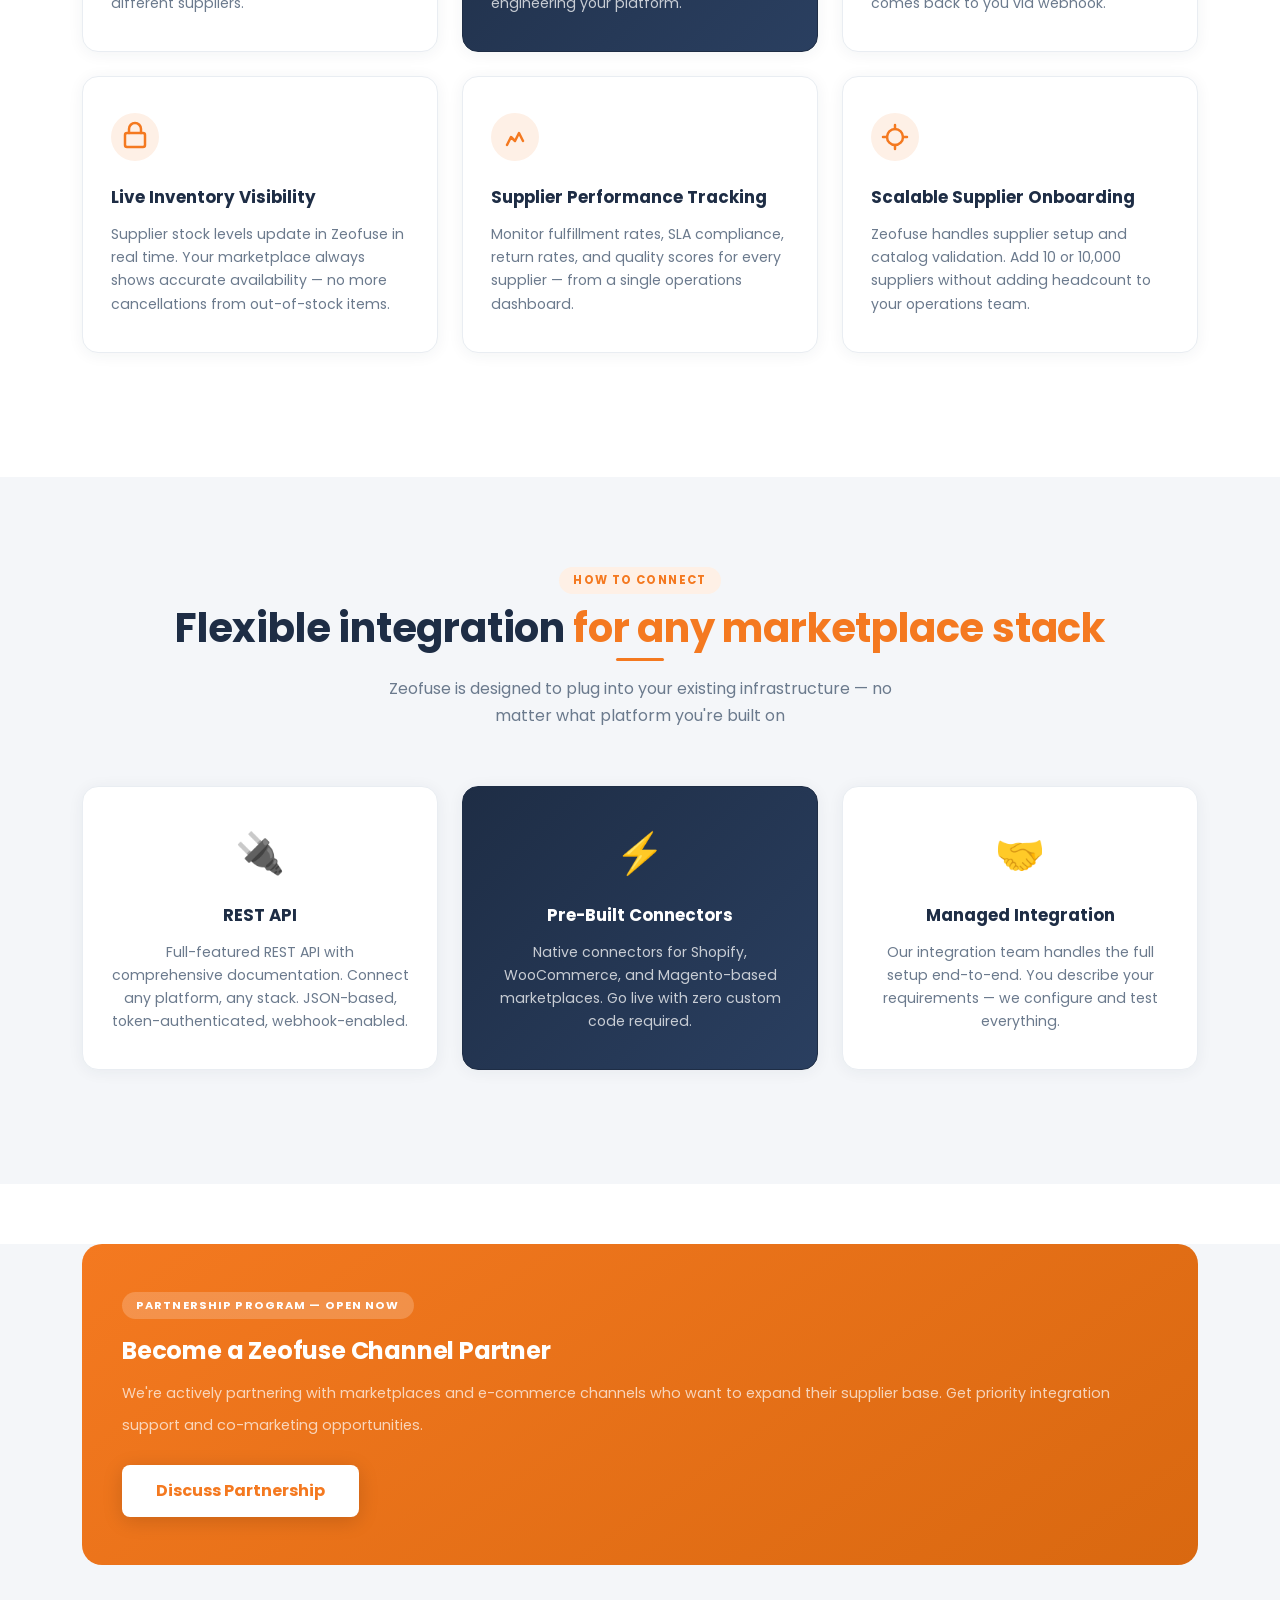
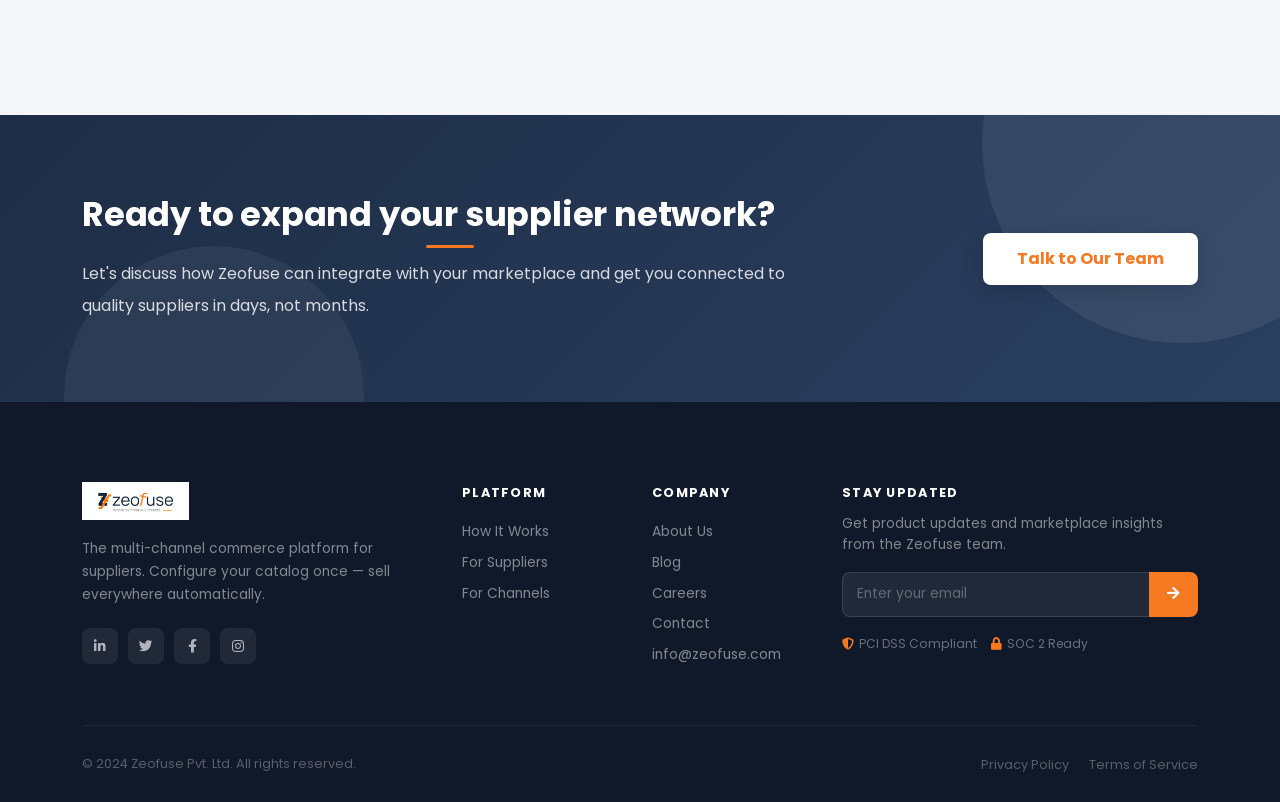
<file: channels.html>
<!DOCTYPE html>
<html lang="en">
<head>
    <meta charset="utf-8">
    <meta name="viewport" content="width=device-width, initial-scale=1, shrink-to-fit=no">
    <meta name="description" content="Zeofuse for Channels — Instantly access verified suppliers with structured product data. Automate onboarding, order routing, and catalog syndication via REST API.">
    <meta name="robots" content="index, follow">
    <title>Zeofuse for Channels — Access Suppliers. Automate Onboarding.</title>
    <link rel="icon" type="image/png" href="images/zeofuse-fav.png">
    <link href="https://fonts.googleapis.com/css2?family=Poppins:wght@300;400;500;600;700;800&display=swap" rel="stylesheet">
    <link href="css/bootstrap.min.css" rel="stylesheet">
    <link href="css/fontawesome-all.min.css" rel="stylesheet">
    <link href="css/styles.css" rel="stylesheet">
    <link href="css/fancy.css" rel="stylesheet">
</head>
<body>

    <div class="spinner-wrapper">
        <div class="loader"><div class="center loading"></div></div>
    </div>

    <!-- NAV -->
    <nav id="navbar" class="navbar navbar-expand-lg fixed-top navbar-light" aria-label="Main navigation">
        <div class="container">
            <a class="navbar-brand logo-image" href="index.html">
                <img src="images/zeofuse_logo.png" alt="Zeofuse">
            </a>
            <button class="navbar-toggler p-0 border-0" type="button" id="navbarSideCollapse" aria-label="Toggle navigation">
                <span class="navbar-toggler-icon"></span>
            </button>
            <div class="navbar-collapse offcanvas-collapse" id="navbarsExampleDefault">
                <ul class="navbar-nav ms-auto navbar-nav-scroll">
                    <li class="nav-item"><a class="nav-link" href="index.html">How It Works</a></li>
                    <li class="nav-item"><a class="nav-link" href="suppliers.html">For Suppliers</a></li>
                    <li class="nav-item"><a class="nav-link active" href="channels.html">For Channels</a></li>
                    <!-- <li class="nav-item"><a class="nav-link" href="index.html#pricing">Pricing</a></li> -->
                </ul>
                <span class="nav-item">
                    <a class="btn-outline-sm" href="contact.html">Get Demo</a>
                </span>
            </div>
        </div>
    </nav>

    <!-- HERO -->
    <section class="fz-inner-hero fz-inner-hero--channel">
        <div class="container">
            <div class="row align-items-center">
                <div class="col-lg-7">
                    <span class="fz-eyebrow fz-inner-hero-badge">For Marketplaces &amp; Channels</span>
                    <h1>Access verified suppliers.<br>Go live in days.</h1>
                    <p>Connect your marketplace to Zeofuse and instantly tap into a growing network of suppliers with structured, channel-ready product data — and automated order routing back to them.</p>
                    <div class="fz-hero-ctas">
                        <a class="fz-btn-white" href="contact.html">Partner With Us</a>
                        <a class="fz-btn-ghost" href="#how-it-works">See How It Works</a>
                    </div>
                </div>
                <div class="col-lg-5 d-none d-lg-flex justify-content-center">
                    <div class="fz-dashboard-mockup" style="max-width:420px">
                        <div class="fz-mockup-bar"><span></span><span></span><span></span></div>
                        <div class="fz-mockup-body">
                            <img src="./images/partner-img.png" alt="Channel Dashboard" class="img-fluid">
                        </div>
                    </div>
                </div>
            </div>
        </div>
    </section>

    <!-- THE PROBLEM FOR CHANNELS -->
    <section class="fz-pain-sec" style="background:#fff">
        <div class="container">
            <div class="fz-section-header reveal">
                <span class="fz-eyebrow-dark">The Problem</span>
                <h2>Onboarding suppliers <span class="fz-highlight">at scale is broken</span></h2>
                <p>Every marketplace faces the same challenge — sourcing quality suppliers is slow, messy, and expensive without the right infrastructure.</p>
            </div>
            <div class="row">
                <div class="col-md-6 reveal" style="--delay:0ms">
                    <div class="fz-pain-card">
                        <h5>Supplier onboarding takes weeks of back-and-forth</h5>
                        <p>Getting a new supplier's product data into your system typically involves email threads, spreadsheet templates, and a lot of manual data cleaning.</p>
                    </div>
                    <div class="fz-pain-card">
                        <h5>Product data quality is inconsistent</h5>
                        <p>Every supplier formats their data differently. Your team spends hours normalizing, reformatting, and fixing product information before anything can go live.</p>
                    </div>
                    <div class="fz-pain-card">
                        <h5>Order routing to suppliers is manual</h5>
                        <p>Sending orders to suppliers via email, WhatsApp, or spreadsheet is error-prone, slow, and impossible to scale beyond a handful of suppliers.</p>
                    </div>
                </div>
                <div class="col-md-6 reveal" style="--delay:150ms">
                    <div class="fz-pain-card">
                        <h5>Real-time stock visibility is near-impossible</h5>
                        <p>You're constantly showing products as "in stock" that your suppliers have already sold elsewhere. Cancellations damage your marketplace's reputation.</p>
                    </div>
                    <div class="fz-pain-card">
                        <h5>Scaling supplier count multiplies operational complexity</h5>
                        <p>Going from 10 suppliers to 100 suppliers doesn't just mean 10x the product count — it means 10x the operational complexity with no scalable system in place.</p>
                    </div>
                    <div class="fz-pain-card">
                        <h5>No standardized supplier performance tracking</h5>
                        <p>Which suppliers ship on time? Which ones have quality issues? Without a unified system, this data is buried in separate reports and support tickets.</p>
                    </div>
                </div>
            </div>
        </div>
    </section>

    <!-- HOW ZEOFUSE WORKS FOR CHANNELS -->
    <section class="fz-solution-sec" id="how-it-works" style="background:#F4F6F9">
        <div class="container">
            <div class="row align-items-center">
                <div class="col-lg-6 offset-lg-0 order-lg-2 reveal">
                    <span class="fz-eyebrow-dark">How Zeofuse Works for You</span>
                    <h2 style="font-size:clamp(1.6rem,3vw,2.2rem);font-weight:700;color:#1E2D45;margin-bottom:16px;">Your marketplace. Zeofuse's supplier network.</h2>
                    <p style="color:#6B7A8D;font-size:0.95rem;line-height:1.7;margin-bottom:32px;">Zeofuse acts as the middleware between your marketplace and a growing base of connected suppliers. One API integration gives you access to everything.</p>

                    <div class="fz-solution-step" style="border-color:#E9EDF2">
                        <div class="fz-solution-num">01</div>
                        <div class="fz-solution-body">
                            <h5>Integrate once via REST API</h5>
                            <p>Connect your marketplace platform to Zeofuse with a single API integration. We provide full API documentation and an integration team to help you go live fast.</p>
                        </div>
                    </div>
                    <div class="fz-solution-step" style="border-color:#E9EDF2">
                        <div class="fz-solution-num">02</div>
                        <div class="fz-solution-body">
                            <h5>Access the Zeofuse supplier catalog</h5>
                            <p>Once connected, browse and approve suppliers from the Zeofuse network. Their products arrive in your system in a standardized format — ready to publish immediately.</p>
                        </div>
                    </div>
                    <div class="fz-solution-step" style="border-color:#E9EDF2">
                        <div class="fz-solution-num">03</div>
                        <div class="fz-solution-body">
                            <h5>Orders route automatically</h5>
                            <p>When a customer places an order on your marketplace, Zeofuse routes it to the right supplier automatically. Confirmations, tracking updates, and fulfillment status flow back to you in real time.</p>
                        </div>
                    </div>
                    <div class="fz-solution-step" style="border-color:transparent">
                        <div class="fz-solution-num">04</div>
                        <div class="fz-solution-body">
                            <h5>Monitor supplier performance</h5>
                            <p>Track fulfillment rates, response times, return rates, and product quality scores across all your suppliers from a single dashboard. Set SLAs and get alerts automatically.</p>
                        </div>
                    </div>
                </div>
                <div class="col-lg-5 order-lg-1 reveal" style="--delay:100ms">
                    <div class="fz-api-box">
                        <div class="api-comment">// Connect your marketplace to Zeofuse</div>
                        <br>
                        <span class="api-key">POST</span> <span class="api-val">/v1/channels/connect</span>
                        <br><br>
                        {
                        <br>&nbsp;&nbsp;<span class="api-string">"channel_id"</span>: <span class="api-val">"your-marketplace"</span>,
                        <br>&nbsp;&nbsp;<span class="api-string">"webhook_url"</span>: <span class="api-val">"https://your.api/orders"</span>,
                        <br>&nbsp;&nbsp;<span class="api-string">"catalog_sync"</span>: <span class="api-val">true</span>,
                        <br>&nbsp;&nbsp;<span class="api-string">"inventory_sync"</span>: <span class="api-val">true</span>
                        <br>}
                        <br><br>
                        <div class="api-comment">// Zeofuse responds with supplier catalog</div>
                        <br>
                        <span class="api-key">GET</span> <span class="api-val">/v1/suppliers/catalog</span>
                        <br><br>
                        <div class="api-comment">// Orders route automatically on sale</div>
                        <br>
                        <span class="api-key">POST</span> <span class="api-val">/v1/orders/route</span>
                    </div>
                    <p style="font-size:0.8rem;color:#9AACBD;margin-top:12px;text-align:center">REST API · Webhooks · Full documentation provided</p>
                </div>
            </div>
        </div>
    </section>

    <!-- FEATURES FOR CHANNELS -->
    <section class="fz-value-sec" style="background:#fff">
        <div class="container">
            <div class="fz-section-header reveal">
                <span class="fz-eyebrow-dark">What You Get</span>
                <h2>Built for <span class="fz-highlight">marketplace operators</span></h2>
            </div>
            <div class="row">
                <div class="col-md-6 col-lg-4 reveal" style="--delay:0ms">
                    <div class="fz-vcard">
                        <div class="fz-vcard-icon">
                            <svg viewBox="0 0 48 48" fill="none"><circle cx="24" cy="24" r="24" fill="#FEF0E6"/><path d="M20 24l4 4 8-8" stroke="#F47920" stroke-width="2.5" stroke-linecap="round" stroke-linejoin="round"/><circle cx="24" cy="24" r="10" stroke="#F47920" stroke-width="2.5"/></svg>
                        </div>
                        <h4>Standardized Supplier Data</h4>
                        <p>Every supplier connected through Zeofuse delivers their catalog in a consistent, validated format. No more cleaning messy spreadsheets from 50 different suppliers.</p>
                    </div>
                </div>
                <div class="col-md-6 col-lg-4 reveal" style="--delay:100ms">
                    <div class="fz-vcard fz-vcard--featured">
                        <div class="fz-vcard-icon">
                            <svg viewBox="0 0 48 48" fill="none"><circle cx="24" cy="24" r="24" fill="rgba(255,255,255,0.15)"/><path d="M14 24h20M14 16h20M14 32h12" stroke="#fff" stroke-width="2.5" stroke-linecap="round"/></svg>
                        </div>
                        <h4>API-First Integration</h4>
                        <p>One REST API connection gives you access to the entire Zeofuse supplier network. Plugs into your existing marketplace stack without re-engineering your platform.</p>
                    </div>
                </div>
                <div class="col-md-6 col-lg-4 reveal" style="--delay:200ms">
                    <div class="fz-vcard">
                        <div class="fz-vcard-icon">
                            <svg viewBox="0 0 48 48" fill="none"><circle cx="24" cy="24" r="24" fill="#FEF0E6"/><rect x="14" y="16" width="20" height="16" rx="2" stroke="#F47920" stroke-width="2.5"/><path d="M19 22h10M19 27h6" stroke="#F47920" stroke-width="2" stroke-linecap="round"/></svg>
                        </div>
                        <h4>Automated Order Routing</h4>
                        <p>Orders placed on your marketplace route to the correct supplier automatically. No manual forwarding, no email threads — fulfillment confirmation comes back to you via webhook.</p>
                    </div>
                </div>
                <div class="col-md-6 col-lg-4 reveal" style="--delay:300ms">
                    <div class="fz-vcard">
                        <div class="fz-vcard-icon">
                            <svg viewBox="0 0 48 48" fill="none"><circle cx="24" cy="24" r="24" fill="#FEF0E6"/><rect x="14" y="20" width="20" height="14" rx="2" stroke="#F47920" stroke-width="2.5"/><path d="M18 20v-4a6 6 0 0112 0v4" stroke="#F47920" stroke-width="2.5" stroke-linecap="round"/></svg>
                        </div>
                        <h4>Live Inventory Visibility</h4>
                        <p>Supplier stock levels update in Zeofuse in real time. Your marketplace always shows accurate availability — no more cancellations from out-of-stock items.</p>
                    </div>
                </div>
                <div class="col-md-6 col-lg-4 reveal" style="--delay:400ms">
                    <div class="fz-vcard">
                        <div class="fz-vcard-icon">
                            <svg viewBox="0 0 48 48" fill="none"><circle cx="24" cy="24" r="24" fill="#FEF0E6"/><path d="M16 32l4-8 4 4 4-8 4 8" stroke="#F47920" stroke-width="2.5" stroke-linecap="round" stroke-linejoin="round"/></svg>
                        </div>
                        <h4>Supplier Performance Tracking</h4>
                        <p>Monitor fulfillment rates, SLA compliance, return rates, and quality scores for every supplier — from a single operations dashboard.</p>
                    </div>
                </div>
                <div class="col-md-6 col-lg-4 reveal" style="--delay:500ms">
                    <div class="fz-vcard">
                        <div class="fz-vcard-icon">
                            <svg viewBox="0 0 48 48" fill="none"><circle cx="24" cy="24" r="24" fill="#FEF0E6"/><circle cx="24" cy="24" r="8" stroke="#F47920" stroke-width="2.5"/><path d="M24 12v4M24 32v4M12 24h4M32 24h4" stroke="#F47920" stroke-width="2.5" stroke-linecap="round"/></svg>
                        </div>
                        <h4>Scalable Supplier Onboarding</h4>
                        <p>Zeofuse handles supplier setup and catalog validation. Add 10 or 10,000 suppliers without adding headcount to your operations team.</p>
                    </div>
                </div>
            </div>
        </div>
    </section>

    <!-- INTEGRATION OPTIONS -->
    <section style="padding: 90px 0; background:#F4F6F9">
        <div class="container">
            <div class="fz-section-header reveal">
                <span class="fz-eyebrow-dark">How to Connect</span>
                <h2>Flexible integration <span class="fz-highlight">for any marketplace stack</span></h2>
                <p>Zeofuse is designed to plug into your existing infrastructure — no matter what platform you're built on</p>
            </div>
            <div class="row g-4">
                <div class="col-md-4 reveal" style="--delay:0ms">
                    <div class="fz-vcard" style="text-align:center">
                        <div style="font-size:2.5rem;margin-bottom:16px">🔌</div>
                        <h4>REST API</h4>
                        <p>Full-featured REST API with comprehensive documentation. Connect any platform, any stack. JSON-based, token-authenticated, webhook-enabled.</p>
                    </div>
                </div>
                <div class="col-md-4 reveal" style="--delay:100ms">
                    <div class="fz-vcard fz-vcard--featured" style="text-align:center">
                        <div style="font-size:2.5rem;margin-bottom:16px">⚡</div>
                        <h4>Pre-Built Connectors</h4>
                        <p>Native connectors for Shopify, WooCommerce, and Magento-based marketplaces. Go live with zero custom code required.</p>
                    </div>
                </div>
                <div class="col-md-4 reveal" style="--delay:200ms">
                    <div class="fz-vcard" style="text-align:center">
                        <div style="font-size:2.5rem;margin-bottom:16px">🤝</div>
                        <h4>Managed Integration</h4>
                        <p>Our integration team handles the full setup end-to-end. You describe your requirements — we configure and test everything.</p>
                    </div>
                </div>
            </div>
        </div>
    </section>

    <!-- PARTNERSHIP CTA -->
    <section style="padding: 0 0 90px; background:#F4F6F9">
        <div class="container">
            <div class="fz-early-access reveal" style="background:linear-gradient(145deg,#F47920,#D96810)">
                <div>
                    <span class="fz-early-access-badge" style="background:rgba(255,255,255,0.2);color:#fff">Partnership Program — Open Now</span>
                    <h3>Become a Zeofuse Channel Partner</h3>
                    <p>We're actively partnering with marketplaces and e-commerce channels who want to expand their supplier base. Get priority integration support and co-marketing opportunities.</p>
                </div>
                <a class="fz-btn-white" href="contact.html" style="white-space:nowrap;flex-shrink:0">Discuss Partnership</a>
            </div>
        </div>
    </section>

    <!-- CTA STRIP -->
    <section class="fz-cta-strip" style="background:linear-gradient(135deg,#1E2D45,#2A3F60)">
        <div class="container">
            <div class="row align-items-center">
                <div class="col-lg-8 reveal">
                    <h2>Ready to expand your supplier network?</h2>
                    <p>Let's discuss how Zeofuse can integrate with your marketplace and get you connected to quality suppliers in days, not months.</p>
                </div>
                <div class="col-lg-4 text-lg-end reveal" style="--delay:200ms">
                    <a class="fz-btn-white" href="contact.html">Talk to Our Team</a>
                </div>
            </div>
        </div>
    </section>

    <!-- FOOTER -->
    <footer class="fz-footer">
        <div class="container">
            <div class="row">
                <div class="col-lg-4 fz-footer-brand">
                    <img src="images/zeofuse_logo.png" alt="Zeofuse" class="fz-footer-logo">
                    <p>The multi-channel commerce platform for suppliers. Configure your catalog once — sell everywhere automatically.</p>
                    <div class="fz-footer-socials">
                        <a href="#"><i class="fab fa-linkedin-in"></i></a>
                        <a href="#"><i class="fab fa-twitter"></i></a>
                        <a href="#"><i class="fab fa-facebook-f"></i></a>
                        <a href="#"><i class="fab fa-instagram"></i></a>
                    </div>
                </div>
                <div class="col-lg-2 col-md-4 fz-footer-links">
                    <h6>Platform</h6>
                    <ul>
                        <li><a href="index.html">How It Works</a></li>
                        <li><a href="suppliers.html">For Suppliers</a></li>
                        <li><a href="channels.html">For Channels</a></li>
                        <!-- <li><a href="index.html#pricing">Pricing</a></li> -->
                    </ul>
                </div>
                <div class="col-lg-2 col-md-4 fz-footer-links">
                    <h6>Company</h6>
                    <ul>
                        <li><a href="#">About Us</a></li>
                        <li><a href="#">Blog</a></li>
                        <li><a href="#">Careers</a></li>
                        <li><a href="contact.html">Contact</a></li>
                        <li><a href="mailto:info@zeofuse.com">info@zeofuse.com</a></li>
                    </ul>
                </div>
                <div class="col-lg-4 col-md-4 fz-footer-newsletter">
                    <h6>Stay Updated</h6>
                    <p>Get product updates and marketplace insights from the Zeofuse team.</p>
                    <form class="fz-newsletter-form" onsubmit="return false;">
                        <input type="email" placeholder="Enter your email">
                        <button type="submit"><i class="fas fa-arrow-right"></i></button>
                    </form>
                    <div class="fz-trust-strip">
                        <span><i class="fas fa-shield-alt"></i> PCI DSS Compliant</span>
                        <span><i class="fas fa-lock"></i> SOC 2 Ready</span>
                    </div>
                </div>
            </div>
            <div class="fz-footer-bottom">
                <p>© 2024 Zeofuse Pvt. Ltd. All rights reserved.</p>
                <div class="fz-footer-legal">
                    <a href="#">Privacy Policy</a>
                    <a href="#">Terms of Service</a>
                </div>
            </div>
        </div>
    </footer>

    <button onclick="topFunction()" id="myBtn">
        <img src="images/up-arrow.png" alt="alternative">
    </button>

    <script src="js/jquery.min.js"></script>
    <script src="js/bootstrap.min.js"></script>
    <script src="js/scripts.js"></script>
</body>
</html>
</file>
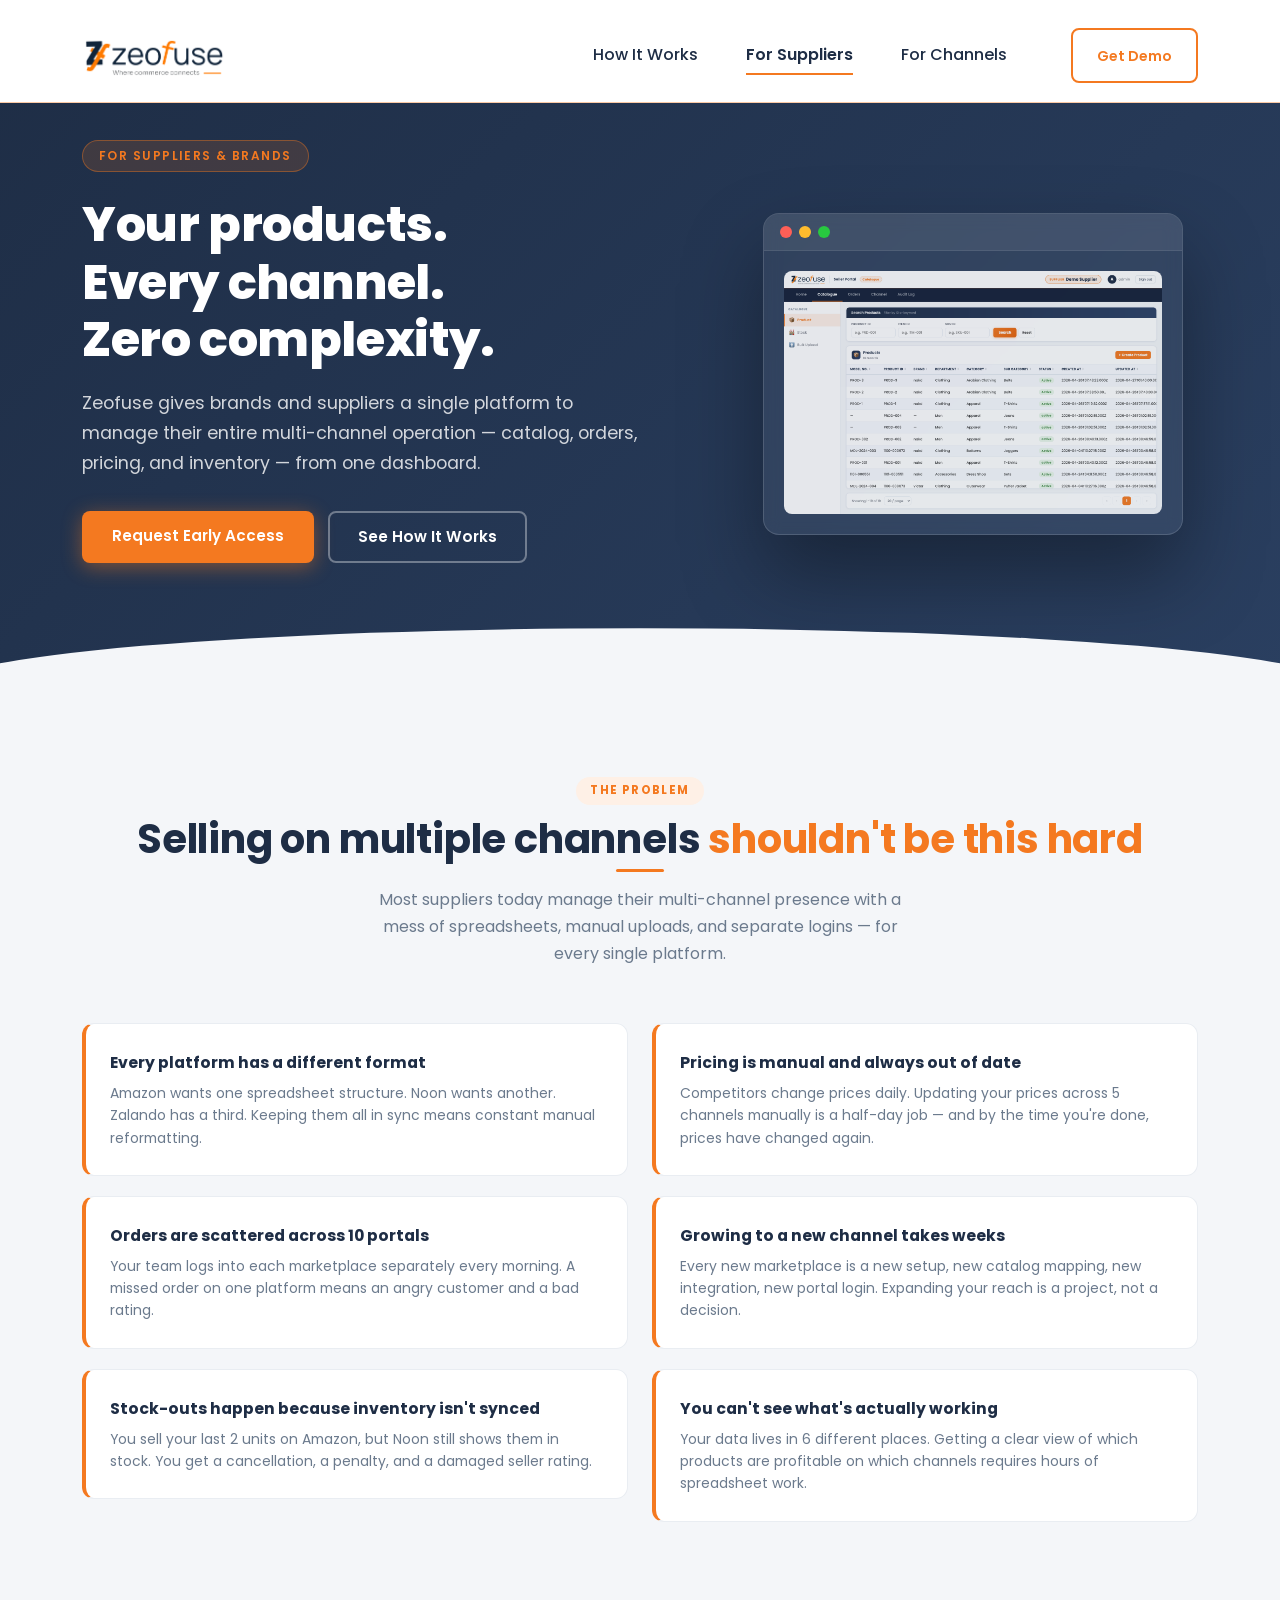
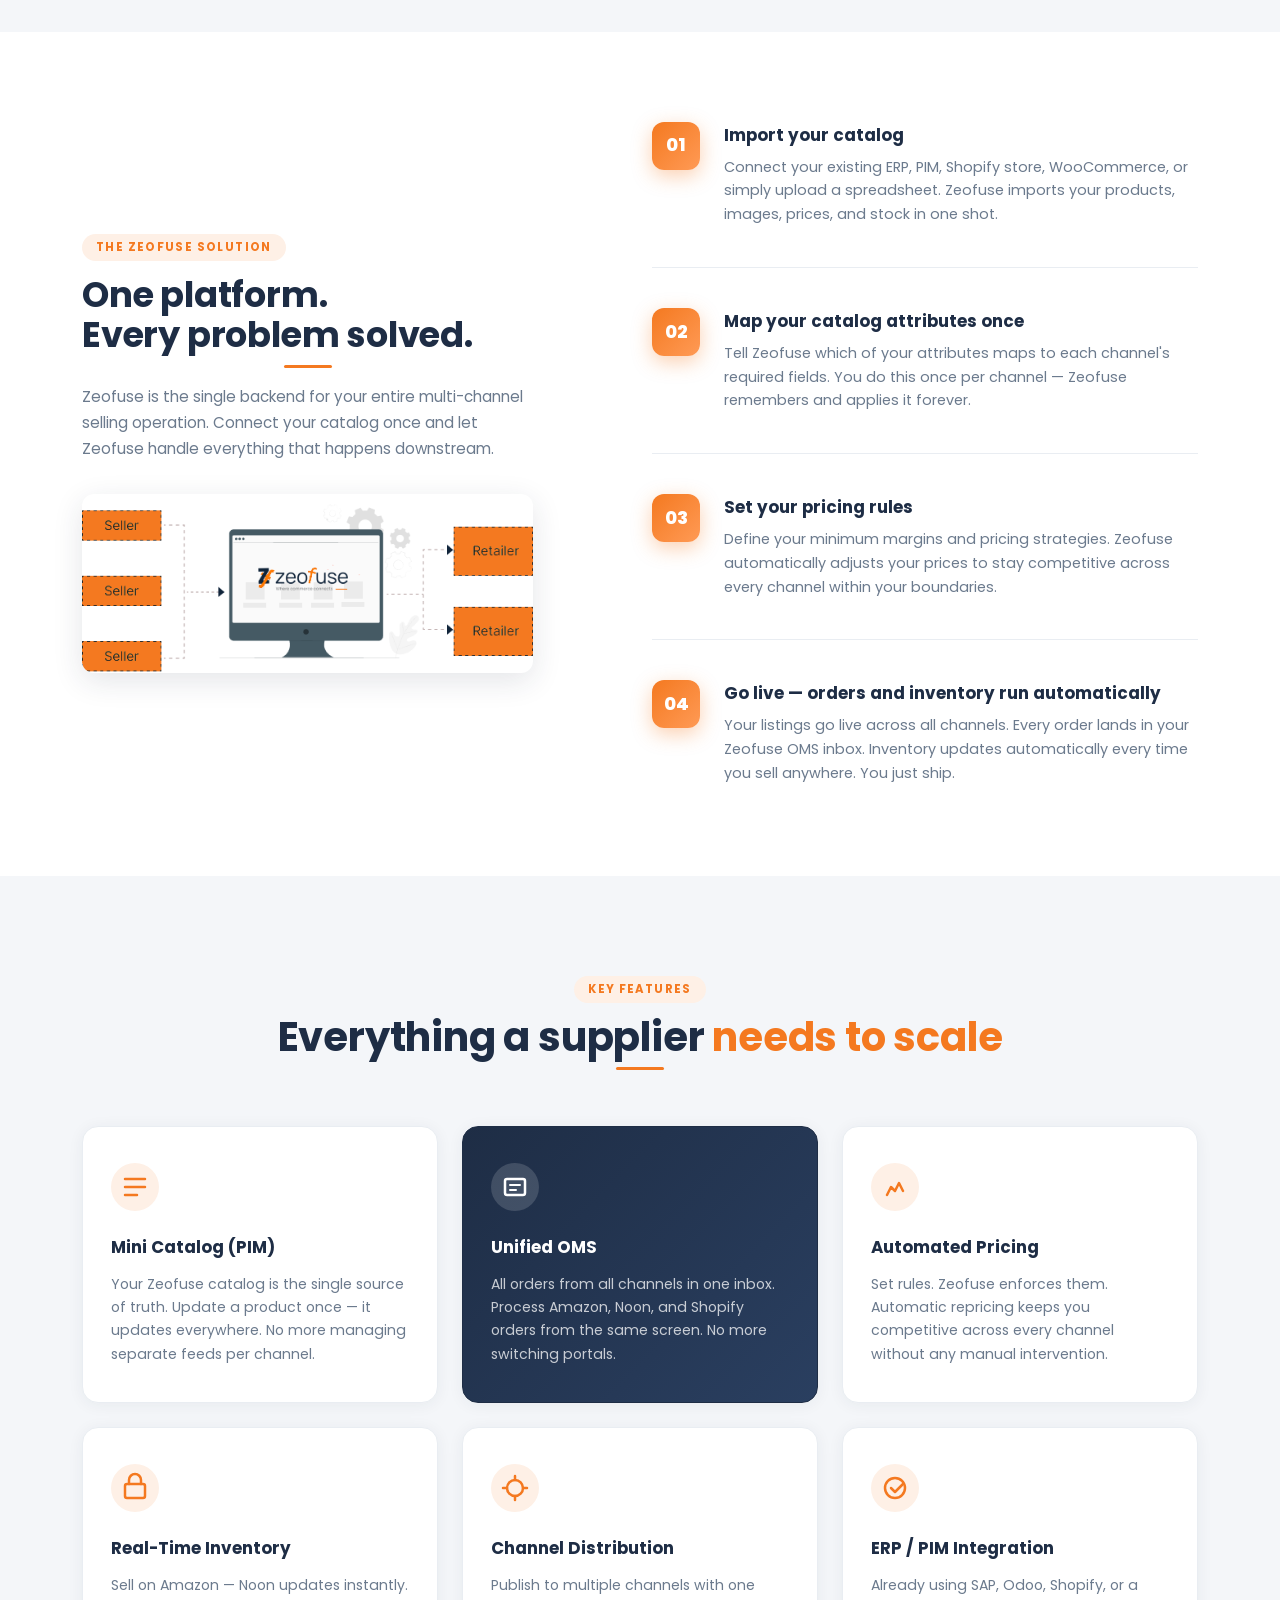
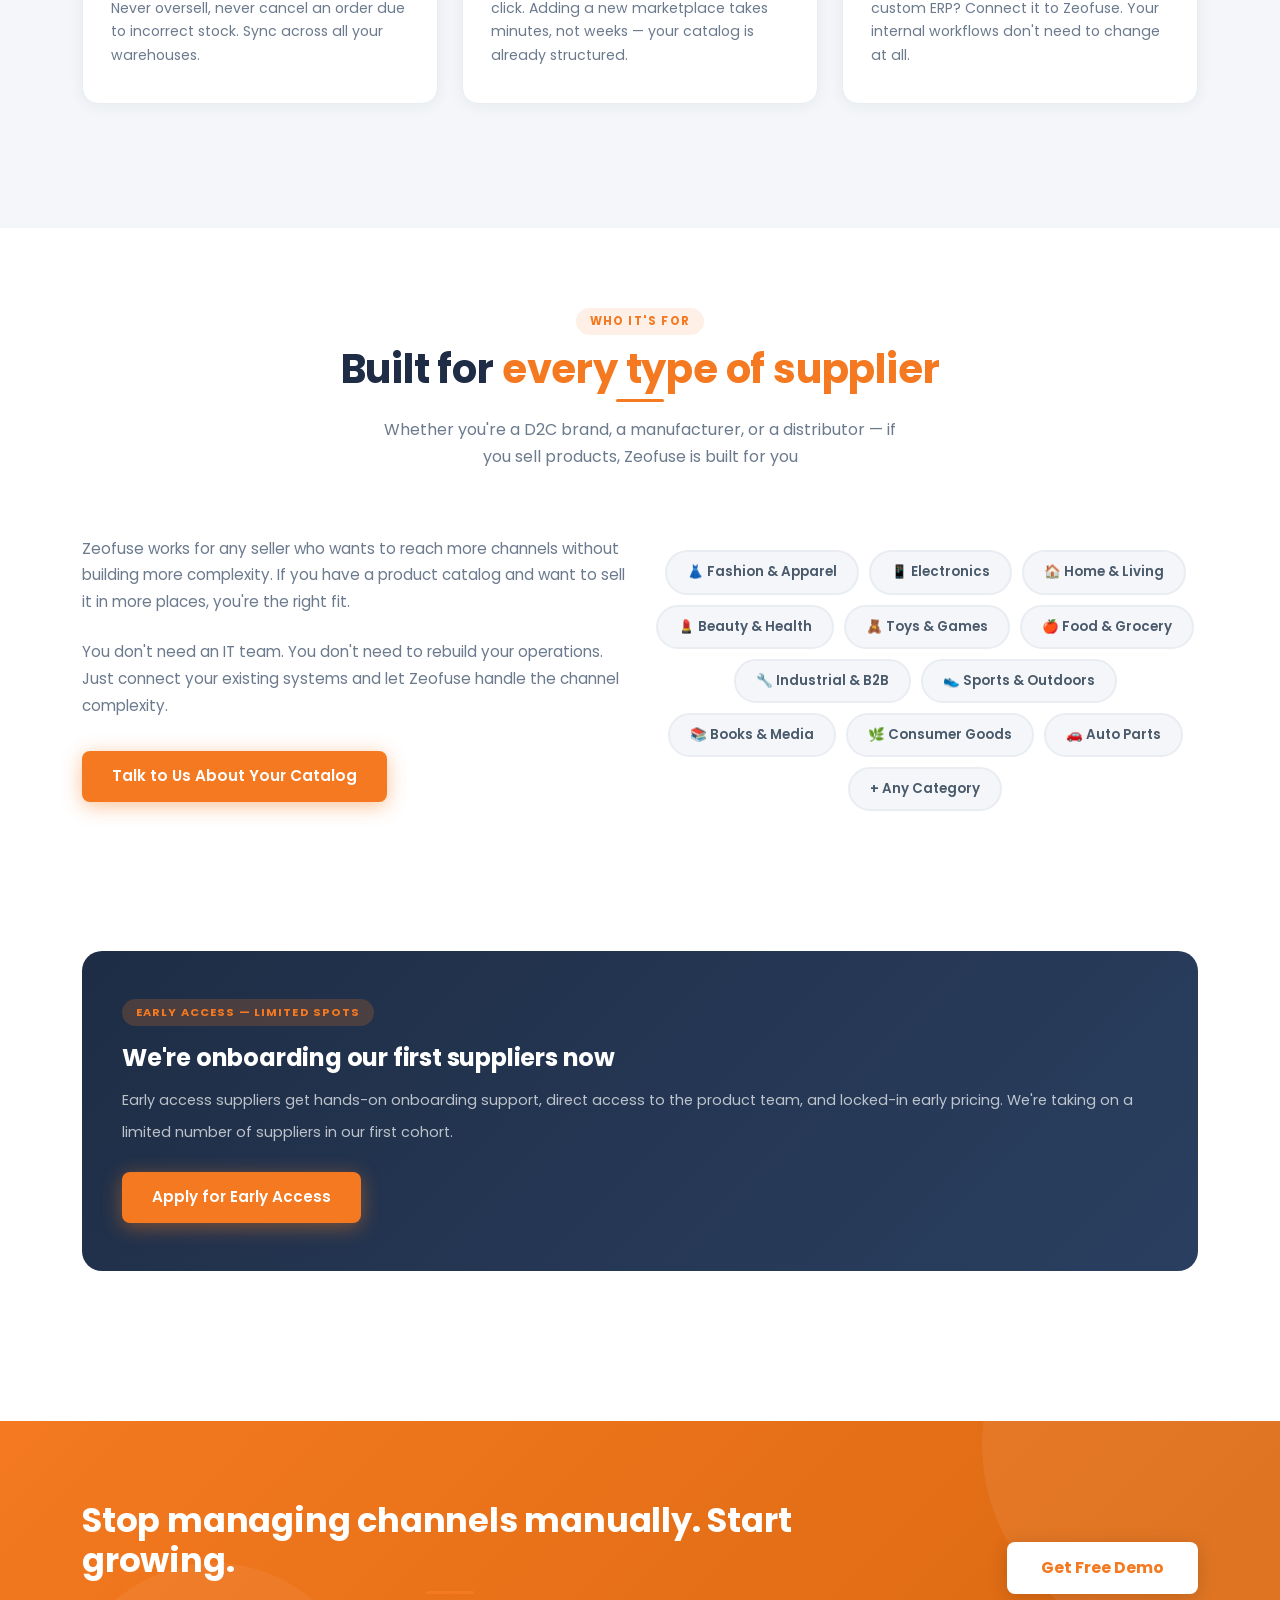
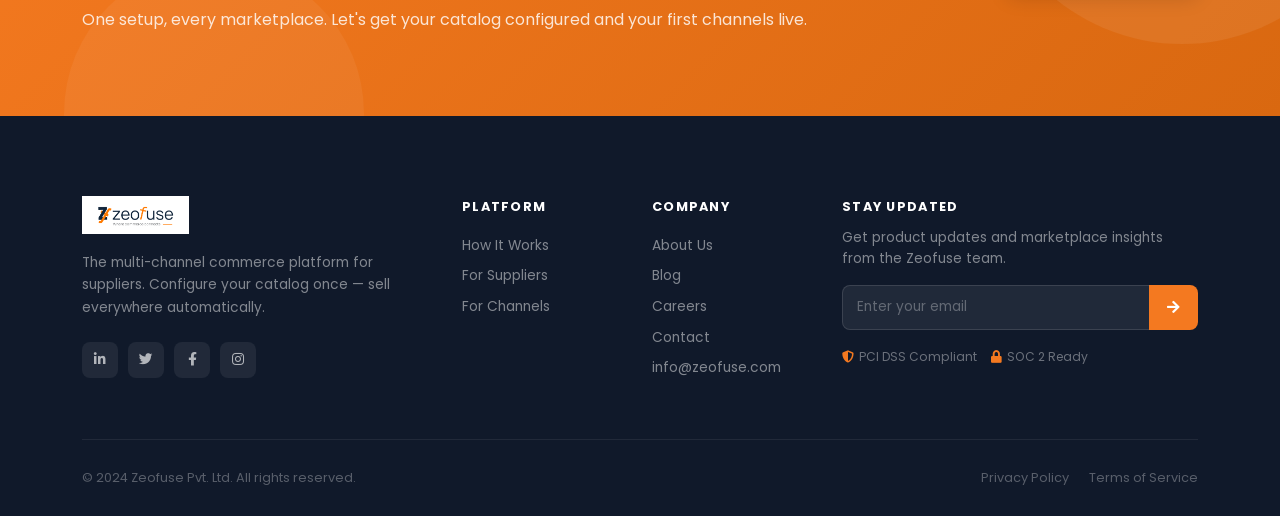
<file: suppliers.html>
<!DOCTYPE html>
<html lang="en">
<head>
    <meta charset="utf-8">
    <meta name="viewport" content="width=device-width, initial-scale=1, shrink-to-fit=no">
    <meta name="description" content="Zeofuse for Suppliers — Configure your catalog once and sell on every marketplace. Unified order management, smart pricing, and real-time inventory sync.">
    <meta name="robots" content="index, follow">
    <title>Zeofuse for Suppliers — Sell Everywhere from One Platform</title>
    <link rel="icon" type="image/png" href="images/zeofuse-fav.png">
    <link href="https://fonts.googleapis.com/css2?family=Poppins:wght@300;400;500;600;700;800&display=swap" rel="stylesheet">
    <link href="css/bootstrap.min.css" rel="stylesheet">
    <link href="css/fontawesome-all.min.css" rel="stylesheet">
    <link href="css/styles.css" rel="stylesheet">
    <link href="css/fancy.css" rel="stylesheet">
</head>
<body>

    <div class="spinner-wrapper">
        <div class="loader"><div class="center loading"></div></div>
    </div>

    <!-- NAV -->
    <nav id="navbar" class="navbar navbar-expand-lg fixed-top navbar-light" aria-label="Main navigation">
        <div class="container">
            <a class="navbar-brand logo-image" href="index.html">
                <img src="images/zeofuse_logo.png" alt="Zeofuse">
            </a>
            <button class="navbar-toggler p-0 border-0" type="button" id="navbarSideCollapse" aria-label="Toggle navigation">
                <span class="navbar-toggler-icon"></span>
            </button>
            <div class="navbar-collapse offcanvas-collapse" id="navbarsExampleDefault">
                <ul class="navbar-nav ms-auto navbar-nav-scroll">
                    <li class="nav-item"><a class="nav-link" href="index.html">How It Works</a></li>
                    <li class="nav-item"><a class="nav-link active" href="suppliers.html">For Suppliers</a></li>
                    <li class="nav-item"><a class="nav-link" href="channels.html">For Channels</a></li>
                    <!-- <li class="nav-item"><a class="nav-link" href="index.html#pricing">Pricing</a></li> -->
                </ul>
                <span class="nav-item">
                    <a class="btn-outline-sm" href="contact.html">Get Demo</a>
                </span>
            </div>
        </div>
    </nav>

    <!-- HERO -->
    <section class="fz-inner-hero">
        <div class="container">
            <div class="row align-items-center">
                <div class="col-lg-7">
                    <span class="fz-eyebrow fz-inner-hero-badge">For Suppliers &amp; Brands</span>
                    <h1>Your products.<br>Every channel.<br>Zero complexity.</h1>
                    <p>Zeofuse gives brands and suppliers a single platform to manage their entire multi-channel operation — catalog, orders, pricing, and inventory — from one dashboard.</p>
                    <div class="fz-hero-ctas">
                        <a class="fz-btn-primary" href="contact.html">Request Early Access</a>
                        <a class="fz-btn-ghost" href="#how-it-works">See How It Works</a>
                    </div>
                </div>
                <div class="col-lg-5 d-none d-lg-flex justify-content-center">
                    <div class="fz-dashboard-mockup" style="max-width:420px">
                        <div class="fz-mockup-bar"><span></span><span></span><span></span></div>
                        <div class="fz-mockup-body">
                            <img src="./images/catalog.PNG" alt="Catalog Dashboard" class="img-fluid">
                        </div>
                    </div>
                </div>
            </div>
        </div>
    </section>

    <!-- THE PROBLEM -->
    <section class="fz-pain-sec">
        <div class="container">
            <div class="fz-section-header reveal">
                <span class="fz-eyebrow-dark">The Problem</span>
                <h2>Selling on multiple channels <span class="fz-highlight">shouldn't be this hard</span></h2>
                <p>Most suppliers today manage their multi-channel presence with a mess of spreadsheets, manual uploads, and separate logins — for every single platform.</p>
            </div>
            <div class="row">
                <div class="col-md-6 reveal" style="--delay:0ms">
                    <div class="fz-pain-card">
                        <h5>Every platform has a different format</h5>
                        <p>Amazon wants one spreadsheet structure. Noon wants another. Zalando has a third. Keeping them all in sync means constant manual reformatting.</p>
                    </div>
                    <div class="fz-pain-card">
                        <h5>Orders are scattered across 10 portals</h5>
                        <p>Your team logs into each marketplace separately every morning. A missed order on one platform means an angry customer and a bad rating.</p>
                    </div>
                    <div class="fz-pain-card">
                        <h5>Stock-outs happen because inventory isn't synced</h5>
                        <p>You sell your last 2 units on Amazon, but Noon still shows them in stock. You get a cancellation, a penalty, and a damaged seller rating.</p>
                    </div>
                </div>
                <div class="col-md-6 reveal" style="--delay:150ms">
                    <div class="fz-pain-card">
                        <h5>Pricing is manual and always out of date</h5>
                        <p>Competitors change prices daily. Updating your prices across 5 channels manually is a half-day job — and by the time you're done, prices have changed again.</p>
                    </div>
                    <div class="fz-pain-card">
                        <h5>Growing to a new channel takes weeks</h5>
                        <p>Every new marketplace is a new setup, new catalog mapping, new integration, new portal login. Expanding your reach is a project, not a decision.</p>
                    </div>
                    <div class="fz-pain-card">
                        <h5>You can't see what's actually working</h5>
                        <p>Your data lives in 6 different places. Getting a clear view of which products are profitable on which channels requires hours of spreadsheet work.</p>
                    </div>
                </div>
            </div>
        </div>
    </section>

    <!-- THE SOLUTION -->
    <section class="fz-solution-sec" id="how-it-works">
        <div class="container">
            <div class="row align-items-center">
                <div class="col-lg-5 reveal">
                    <span class="fz-eyebrow-dark">The Zeofuse Solution</span>
                    <h2 style="font-size:clamp(1.6rem,3vw,2.2rem);font-weight:700;color:#1E2D45;margin-bottom:16px;">One platform.<br>Every problem solved.</h2>
                    <p style="color:#6B7A8D;font-size:0.95rem;line-height:1.7;margin-bottom:32px;">Zeofuse is the single backend for your entire multi-channel selling operation. Connect your catalog once and let Zeofuse handle everything that happens downstream.</p>
                    <img src="./images/zeo_process.png" class="img-fluid" style="border-radius:12px;box-shadow:0 8px 30px rgba(30,45,69,0.12)" alt="Zeofuse Process">
                </div>
                <div class="col-lg-6 offset-lg-1 reveal" style="--delay:100ms">
                    <div class="fz-solution-step">
                        <div class="fz-solution-num">01</div>
                        <div class="fz-solution-body">
                            <h5>Import your catalog</h5>
                            <p>Connect your existing ERP, PIM, Shopify store, WooCommerce, or simply upload a spreadsheet. Zeofuse imports your products, images, prices, and stock in one shot.</p>
                        </div>
                    </div>
                    <div class="fz-solution-step">
                        <div class="fz-solution-num">02</div>
                        <div class="fz-solution-body">
                            <h5>Map your catalog attributes once</h5>
                            <p>Tell Zeofuse which of your attributes maps to each channel's required fields. You do this once per channel — Zeofuse remembers and applies it forever.</p>
                        </div>
                    </div>
                    <div class="fz-solution-step">
                        <div class="fz-solution-num">03</div>
                        <div class="fz-solution-body">
                            <h5>Set your pricing rules</h5>
                            <p>Define your minimum margins and pricing strategies. Zeofuse automatically adjusts your prices to stay competitive across every channel within your boundaries.</p>
                        </div>
                    </div>
                    <div class="fz-solution-step">
                        <div class="fz-solution-num">04</div>
                        <div class="fz-solution-body">
                            <h5>Go live — orders and inventory run automatically</h5>
                            <p>Your listings go live across all channels. Every order lands in your Zeofuse OMS inbox. Inventory updates automatically every time you sell anywhere. You just ship.</p>
                        </div>
                    </div>
                </div>
            </div>
        </div>
    </section>

    <!-- KEY FEATURES -->
    <section class="fz-value-sec" style="background:#F4F6F9">
        <div class="container">
            <div class="fz-section-header reveal">
                <span class="fz-eyebrow-dark">Key Features</span>
                <h2>Everything a supplier <span class="fz-highlight">needs to scale</span></h2>
            </div>
            <div class="row">
                <div class="col-md-6 col-lg-4 reveal" style="--delay:0ms">
                    <div class="fz-vcard">
                        <div class="fz-vcard-icon">
                            <svg viewBox="0 0 48 48" fill="none"><circle cx="24" cy="24" r="24" fill="#FEF0E6"/><path d="M14 24h20M14 16h20M14 32h12" stroke="#F47920" stroke-width="2.5" stroke-linecap="round"/></svg>
                        </div>
                        <h4>Mini Catalog (PIM)</h4>
                        <p>Your Zeofuse catalog is the single source of truth. Update a product once — it updates everywhere. No more managing separate feeds per channel.</p>
                    </div>
                </div>
                <div class="col-md-6 col-lg-4 reveal" style="--delay:100ms">
                    <div class="fz-vcard fz-vcard--featured">
                        <div class="fz-vcard-icon">
                            <svg viewBox="0 0 48 48" fill="none"><circle cx="24" cy="24" r="24" fill="rgba(255,255,255,0.15)"/><rect x="14" y="16" width="20" height="16" rx="2" stroke="#fff" stroke-width="2.5"/><path d="M19 22h10M19 27h6" stroke="#fff" stroke-width="2" stroke-linecap="round"/></svg>
                        </div>
                        <h4>Unified OMS</h4>
                        <p>All orders from all channels in one inbox. Process Amazon, Noon, and Shopify orders from the same screen. No more switching portals.</p>
                    </div>
                </div>
                <div class="col-md-6 col-lg-4 reveal" style="--delay:200ms">
                    <div class="fz-vcard">
                        <div class="fz-vcard-icon">
                            <svg viewBox="0 0 48 48" fill="none"><circle cx="24" cy="24" r="24" fill="#FEF0E6"/><path d="M16 32l4-8 4 4 4-8 4 8" stroke="#F47920" stroke-width="2.5" stroke-linecap="round" stroke-linejoin="round"/></svg>
                        </div>
                        <h4>Automated Pricing</h4>
                        <p>Set rules. Zeofuse enforces them. Automatic repricing keeps you competitive across every channel without any manual intervention.</p>
                    </div>
                </div>
                <div class="col-md-6 col-lg-4 reveal" style="--delay:300ms">
                    <div class="fz-vcard">
                        <div class="fz-vcard-icon">
                            <svg viewBox="0 0 48 48" fill="none"><circle cx="24" cy="24" r="24" fill="#FEF0E6"/><rect x="14" y="20" width="20" height="14" rx="2" stroke="#F47920" stroke-width="2.5"/><path d="M18 20v-4a6 6 0 0112 0v4" stroke="#F47920" stroke-width="2.5" stroke-linecap="round"/></svg>
                        </div>
                        <h4>Real-Time Inventory</h4>
                        <p>Sell on Amazon — Noon updates instantly. Never oversell, never cancel an order due to incorrect stock. Sync across all your warehouses.</p>
                    </div>
                </div>
                <div class="col-md-6 col-lg-4 reveal" style="--delay:400ms">
                    <div class="fz-vcard">
                        <div class="fz-vcard-icon">
                            <svg viewBox="0 0 48 48" fill="none"><circle cx="24" cy="24" r="24" fill="#FEF0E6"/><path d="M24 12v4M24 32v4M12 24h4M32 24h4" stroke="#F47920" stroke-width="2.5" stroke-linecap="round"/><circle cx="24" cy="24" r="8" stroke="#F47920" stroke-width="2.5"/></svg>
                        </div>
                        <h4>Channel Distribution</h4>
                        <p>Publish to multiple channels with one click. Adding a new marketplace takes minutes, not weeks — your catalog is already structured.</p>
                    </div>
                </div>
                <div class="col-md-6 col-lg-4 reveal" style="--delay:500ms">
                    <div class="fz-vcard">
                        <div class="fz-vcard-icon">
                            <svg viewBox="0 0 48 48" fill="none"><circle cx="24" cy="24" r="24" fill="#FEF0E6"/><path d="M20 24l4 4 8-8" stroke="#F47920" stroke-width="2.5" stroke-linecap="round" stroke-linejoin="round"/><circle cx="24" cy="24" r="10" stroke="#F47920" stroke-width="2.5"/></svg>
                        </div>
                        <h4>ERP / PIM Integration</h4>
                        <p>Already using SAP, Odoo, Shopify, or a custom ERP? Connect it to Zeofuse. Your internal workflows don't need to change at all.</p>
                    </div>
                </div>
            </div>
        </div>
    </section>

    <!-- WHO IT'S FOR -->
    <section class="fz-industry-sec">
        <div class="container">
            <div class="fz-section-header reveal">
                <span class="fz-eyebrow-dark">Who It's For</span>
                <h2>Built for <span class="fz-highlight">every type of supplier</span></h2>
                <p>Whether you're a D2C brand, a manufacturer, or a distributor — if you sell products, Zeofuse is built for you</p>
            </div>
            <div class="row align-items-center">
                <div class="col-lg-6 reveal">
                    <p style="font-size:0.95rem;color:#6B7A8D;line-height:1.75;margin-bottom:24px;">
                        Zeofuse works for any seller who wants to reach more channels without building more complexity. If you have a product catalog and want to sell it in more places, you're the right fit.
                    </p>
                    <p style="font-size:0.95rem;color:#6B7A8D;line-height:1.75;margin-bottom:32px;">
                        You don't need an IT team. You don't need to rebuild your operations. Just connect your existing systems and let Zeofuse handle the channel complexity.
                    </p>
                    <a class="fz-btn-primary" href="contact.html">Talk to Us About Your Catalog</a>
                </div>
                <div class="col-lg-6 reveal" style="--delay:100ms">
                    <div class="fz-industry-tags">
                        <span class="fz-industry-tag">👗 Fashion &amp; Apparel</span>
                        <span class="fz-industry-tag">📱 Electronics</span>
                        <span class="fz-industry-tag">🏠 Home &amp; Living</span>
                        <span class="fz-industry-tag">💄 Beauty &amp; Health</span>
                        <span class="fz-industry-tag">🧸 Toys &amp; Games</span>
                        <span class="fz-industry-tag">🍎 Food &amp; Grocery</span>
                        <span class="fz-industry-tag">🔧 Industrial &amp; B2B</span>
                        <span class="fz-industry-tag">👟 Sports &amp; Outdoors</span>
                        <span class="fz-industry-tag">📚 Books &amp; Media</span>
                        <span class="fz-industry-tag">🌿 Consumer Goods</span>
                        <span class="fz-industry-tag">🚗 Auto Parts</span>
                        <span class="fz-industry-tag">+ Any Category</span>
                    </div>
                </div>
            </div>
        </div>
    </section>

    <!-- EARLY ACCESS -->
    <section style="padding: 0 0 90px; background:#fff;">
        <div class="container">
            <div class="fz-early-access reveal">
                <div>
                    <span class="fz-early-access-badge">Early Access — Limited Spots</span>
                    <h3>We're onboarding our first suppliers now</h3>
                    <p>Early access suppliers get hands-on onboarding support, direct access to the product team, and locked-in early pricing. We're taking on a limited number of suppliers in our first cohort.</p>
                </div>
                <a class="fz-btn-primary" href="contact.html" style="white-space:nowrap;flex-shrink:0">Apply for Early Access</a>
            </div>
        </div>
    </section>

    <!-- CTA STRIP -->
    <section class="fz-cta-strip">
        <div class="container">
            <div class="row align-items-center">
                <div class="col-lg-8 reveal">
                    <h2>Stop managing channels manually. Start growing.</h2>
                    <p>One setup, every marketplace. Let's get your catalog configured and your first channels live.</p>
                </div>
                <div class="col-lg-4 text-lg-end reveal" style="--delay:200ms">
                    <a class="fz-btn-white" href="contact.html">Get Free Demo</a>
                </div>
            </div>
        </div>
    </section>

    <!-- FOOTER -->
    <footer class="fz-footer">
        <div class="container">
            <div class="row">
                <div class="col-lg-4 fz-footer-brand">
                    <img src="images/zeofuse_logo.png" alt="Zeofuse" class="fz-footer-logo">
                    <p>The multi-channel commerce platform for suppliers. Configure your catalog once — sell everywhere automatically.</p>
                    <div class="fz-footer-socials">
                        <a href="#"><i class="fab fa-linkedin-in"></i></a>
                        <a href="#"><i class="fab fa-twitter"></i></a>
                        <a href="#"><i class="fab fa-facebook-f"></i></a>
                        <a href="#"><i class="fab fa-instagram"></i></a>
                    </div>
                </div>
                <div class="col-lg-2 col-md-4 fz-footer-links">
                    <h6>Platform</h6>
                    <ul>
                        <li><a href="index.html">How It Works</a></li>
                        <li><a href="suppliers.html">For Suppliers</a></li>
                        <li><a href="channels.html">For Channels</a></li>
                        <!-- <li><a href="index.html#pricing">Pricing</a></li> -->
                    </ul>
                </div>
                <div class="col-lg-2 col-md-4 fz-footer-links">
                    <h6>Company</h6>
                    <ul>
                        <li><a href="#">About Us</a></li>
                        <li><a href="#">Blog</a></li>
                        <li><a href="#">Careers</a></li>
                        <li><a href="contact.html">Contact</a></li>
                        <li><a href="mailto:info@zeofuse.com">info@zeofuse.com</a></li>
                    </ul>
                </div>
                <div class="col-lg-4 col-md-4 fz-footer-newsletter">
                    <h6>Stay Updated</h6>
                    <p>Get product updates and marketplace insights from the Zeofuse team.</p>
                    <form class="fz-newsletter-form" onsubmit="return false;">
                        <input type="email" placeholder="Enter your email">
                        <button type="submit"><i class="fas fa-arrow-right"></i></button>
                    </form>
                    <div class="fz-trust-strip">
                        <span><i class="fas fa-shield-alt"></i> PCI DSS Compliant</span>
                        <span><i class="fas fa-lock"></i> SOC 2 Ready</span>
                    </div>
                </div>
            </div>
            <div class="fz-footer-bottom">
                <p>© 2024 Zeofuse Pvt. Ltd. All rights reserved.</p>
                <div class="fz-footer-legal">
                    <a href="#">Privacy Policy</a>
                    <a href="#">Terms of Service</a>
                </div>
            </div>
        </div>
    </footer>

    <button onclick="topFunction()" id="myBtn">
        <img src="images/up-arrow.png" alt="alternative">
    </button>

    <script src="js/jquery.min.js"></script>
    <script src="js/bootstrap.min.js"></script>
    <script src="js/scripts.js"></script>
</body>
</html>
</file>
<file: css/styles.css>
/* Description: Master CSS file */

/*****************************************
Table Of Contents:
- General Styles
- Navigation
- Header
- Statistics
- Introduction
- Details 1
- Services
- Details 2
- Invitation
- Projects
- Testimonials
- Contact
- Footer
- Copyright
- Back To Top Button
- Extra Pages
- Media Queries
******************************************/



/**************************/
/*     General Styles     */
/**************************/

@import url('https://fonts.googleapis.com/css2?family=Poppins:wght@100;200;300;400;500;600;700&family=Ruda:wght@400;900&display=swap');

body,
html {
	width: 100%;
	height: 100%;
}

body,
p {
	color: #373737;
	font-family: 'Poppins', sans-serif;
}

p {
	line-height: 32px;
}

:root {
	--bs-primary: #1E2D45;
	--bs-primary-dark: #16223A;
	--bs-primary-light: #2A3F60;
	--bs-secondary: #F47920;
	--bs-secondary-hover: #D96810;
	--bs-secondary-light: #FEF0E6;
	--bs-text: #2B2B2B;
	--bs-gray: #363636;
	--bs-dark-gray: #373737;
	--bg-white: #fff;
	--bg-page: #F4F6F9;
	--shadow-sm: 0 1px 4px rgba(30,45,69,0.08);
	--shadow-md: 0 4px 16px rgba(30,45,69,0.12);
	--shadow-lg: 0 20px 60px rgba(30,45,69,0.18);
	--radius: 8px;
	--radius-lg: 12px;
}

h1 {
	color: var(--bs-primary);
	font-weight: 700;
	font-size: 2.5rem;
	line-height: 3.25rem;
	letter-spacing: -0.4px;
}

/* ── Section heading accent underline ─────────────── */
section h2::after {
	content: '';
	display: block;
	width: 48px;
	height: 3px;
	background: var(--bs-secondary);
	border-radius: 2px;
	margin: 10px auto 0;
}

h2 {
	color: var(--bs-dark-gray);
	font-weight: 600;
	font-size: 2rem;
	line-height: 2.5rem;
	letter-spacing: -0.2px;
}

h3 {
	color: #191e47;
	font-weight: 600;
	font-size: 1.75rem;
	line-height: 2.25rem;
	letter-spacing: -0.2px;
}

h4 {
	color: var(--gray);
	font-size: 1.5rem;
	line-height: 2rem;
}

h5 {
	color: var(--bs-gray);
	font-weight: 600;
	font-size: 1.25rem;
	line-height: 1.625rem;
}

h6 {
	color: #191e47;
	font-weight: 600;
	font-size: 1rem;
	line-height: 1.375rem;
}

.p-large {
	font-size: 1.125rem;
	line-height: 1.75rem;
}

.p-small {
	font-size: 0.875rem;
	line-height: 1.5rem;
}

.testimonial-text {
	font-style: italic;
}

.testimonial-author {
	font-weight: 700;
	font-size: 1.25rem;
	line-height: 1.75rem;
}

.li-space-lg li {
	margin-bottom: 0.5rem;
}

a {
	color: #6c717b;
	text-decoration: underline;
}

a:hover {
	color: #6c717b;
	text-decoration: underline;
}

.no-line {
	text-decoration: none;
}

.no-line:hover {
	text-decoration: none;
}

.blue {
	color: var(--bs-primary);
}

.bg-gray {
	background-color: var(--bg-page);
}

.btn-solid-reg {
	display: inline-block;
	padding: 1.375rem 2.25rem 1.375rem 2.25rem;
	border: 1px solid var(--bs-secondary);
	border-radius: var(--radius);
	background-color: var(--bs-secondary);
	color: #ffffff;
	font-weight: 600;
	font-size: 0.875rem;
	line-height: 0;
	text-decoration: none;
	transition: all 0.2s;
}

.btn-solid-reg:hover {
	background-color: var(--bs-secondary-hover);
	border-color: var(--bs-secondary-hover);
	color: #ffffff;
	text-decoration: none;
	transform: translateY(-1px);
	box-shadow: var(--shadow-md);
}

.btn-solid-lg {
	display: inline-block;
	padding: 1.625rem 2.625rem 1.625rem 2.625rem;
	border: 2px solid var(--bs-secondary);
	border-radius: var(--radius);
	background-color: var(--bs-secondary);
	color: #ffffff;
	font-weight: 600;
	font-size: 0.875rem;
	line-height: 0;
	text-decoration: none;
	transition: all 0.2s;
}

.btn-solid-lg:hover {
	background-color: var(--bs-secondary-hover);
	border-color: var(--bs-secondary-hover);
	color: #ffffff;
	text-decoration: none;
	transform: translateY(-1px);
	box-shadow: var(--shadow-md);
}

.btn-outline-reg {
	display: inline-block;
	padding: 1.375rem 2.25rem 1.375rem 2.25rem;
	border: 1px solid var(--bs-secondary);
	border-radius: var(--radius);
	background-color: transparent;
	color: var(--bs-secondary);
	font-weight: 600;
	font-size: 0.875rem;
	line-height: 0;
	text-decoration: none;
	transition: all 0.2s;
}

.btn-outline-reg:hover {
	background-color: var(--bs-secondary);
	border-color: var(--bs-secondary);
	color: #ffffff;
	text-decoration: none;
	transform: translateY(-1px);
	box-shadow: var(--shadow-md);
}

.btn-outline-lg {
	display: inline-block;
	padding: 1.625rem 2.625rem 1.625rem 2.625rem;
	border: 1px solid var(--bs-secondary);
	border-radius: var(--radius);
	background-color: transparent;
	color: var(--bs-secondary);
	font-weight: 600;
	font-size: 0.875rem;
	line-height: 0;
	text-decoration: none;
	transition: all 0.2s;
}

.btn-outline-lg:hover {
	background-color: var(--bs-secondary);
	border-color: var(--bs-secondary);
	color: #ffffff;
	text-decoration: none;
	transform: translateY(-1px);
	box-shadow: var(--shadow-md);
}

.btn-outline-sm {
	display: inline-block;
	padding: 1.1rem 1.5rem;
	border: 2px solid var(--bs-secondary);
	border-radius: var(--radius);
	background-color: transparent;
	color: var(--bs-secondary);
	font-weight: 600;
	font-size: 0.875rem;
	text-decoration: none;
	transition: all 0.2s;
}

.btn-outline-sm:hover {
	background-color: var(--bs-secondary);
	color: #ffffff;
	text-decoration: none;
	border: 2px solid var(--bs-secondary);
	transform: translateY(-1px);
	box-shadow: var(--shadow-sm);
}

.form-group {
	position: relative;
	margin-bottom: 1.25rem;
}

.form-control-input,
.form-control-textarea {
	width: 100%;
	padding-top: 0.875rem;
	padding-bottom: 0.875rem;
	padding-left: 1.5rem;
	border: 1px solid #cbcbd1;
	border-radius: 30px;
	background-color: #ffffff;
	font-size: 0.875rem;
	line-height: 1.5rem;
	-webkit-appearance: none;
	/* removes inner shadow on form inputs on ios safari */
}

.form-control-textarea {
	display: block;
	height: 14rem;
	/* used instead of html rows to normalize height between Chrome and IE/FF */
}

.form-control-input:focus,
.form-control-textarea:focus {
	border: 1px solid #a1a1a1;
	outline: none;
	/* Removes blue border on focus */
}

.form-control-input:hover,
.form-control-textarea:hover {
	border: 1px solid #a1a1a1;
}

.form-control-submit-button {
	display: inline-block;
	width: 100%;
	height: 3.25rem;
	border: 1px solid var(--bs-secondary);
	border-radius: var(--radius);
	background-color: var(--bs-secondary);
	color: #ffffff;
	font-weight: 600;
	font-size: 0.875rem;
	line-height: 0;
	cursor: pointer;
	transition: all 0.2s;
}

.form-control-submit-button:hover {
	border: 1px solid var(--bs-secondary-hover);
	background-color: var(--bs-secondary-hover);
	color: #ffffff;
}


/**********************/
/*     Navigation     */
/**********************/
.navbar {
	background-color: #ffffff !important;
	font-weight: 500;
	font-size: 1rem;
	line-height: 1rem;
	box-shadow: 0 2px 6px rgba(30,45,69,0.10);
	border-bottom: 1px solid rgba(244,121,32,0.4);
	isolation: isolate;
	padding-top: 1.2rem;
	padding-bottom: 1.2rem;
}

.navbar .navbar-brand {
	padding-top: 0.25rem;
	padding-bottom: 0.25rem;
}

.navbar .logo-image img {
	height: 44px;
	width: auto;
	max-width: 220px;
	object-fit: contain;
}

.navbar .logo-text {
	color: #191e47;
	font-weight: 700;
	font-size: 1.875rem;
	line-height: 1rem;
	text-decoration: none;
}

.offcanvas-collapse {
	position: fixed;
	top: 3.25rem;
	/* adjusts the height between the top of the page and the offcanvas menu */
	bottom: 0;
	left: 100%;
	width: 100%;
	padding-right: 1rem;
	padding-left: 1rem;
	overflow-y: auto;
	visibility: hidden;
	background-color: #ffffff;
	transition: visibility .3s ease-in-out, -webkit-transform .3s ease-in-out;
	transition: transform .3s ease-in-out, visibility .3s ease-in-out;
	transition: transform .3s ease-in-out, visibility .3s ease-in-out, -webkit-transform .3s ease-in-out;
}

.offcanvas-collapse.open {
	visibility: visible;
	-webkit-transform: translateX(-100%);
	transform: translateX(-100%);
}

.navbar .navbar-nav {
	margin-top: 0.75rem;
	margin-bottom: 0.5rem;
}

.navbar .nav-item .nav-link {
	padding-top: 0.625rem;
	padding-bottom: 0.625rem;
	text-decoration: none;
	transition: all 0.2s ease;
	padding-right: 0;
	padding-left: 0;
	color: var(--bs-primary) !important;
	margin-right: 3rem;
	font-weight: 500;

}

.navbar .nav-item.dropdown.show .nav-link,
.navbar .nav-item .nav-link:hover,
.navbar .nav-item .nav-link.active {
	color: var(--bs-primary);
	font-weight: 600;
	border-bottom: 2px solid var(--bs-secondary);
}

/* Dropdown Menu */
.navbar .dropdown .dropdown-menu {
	animation: fadeDropdown 0.2s;
	/* required for the fade animation */
}

@keyframes fadeDropdown {
	0% {
		opacity: 0;
	}

	100% {
		opacity: 1;
	}
}

.navbar .dropdown-menu {
	margin-top: 0.25rem;
	margin-bottom: 0.25rem;
	border: none;
	background-color: #ffffff;
}

.navbar .dropdown-item {
	padding-top: 0.625rem;
	padding-bottom: 0.625rem;
	color: #191e47;
	font-weight: 600;
	font-size: 0.875rem;
	line-height: 0.875rem;
	text-decoration: none;
}

.navbar .dropdown-item:hover {
	background-color: var(--bs-secondary-light);
	color: var(--bs-secondary);
}

.navbar .dropdown-divider {
	width: 100%;
	height: 1px;
	margin: 0.5rem auto 0.5rem auto;
	border: none;
	background-color: #efefef;
}

/* end of dropdown menu */

.navbar .navbar-toggler {
	padding: 0;
	border: none;
	font-size: 1.25rem;
}


/*****************/
/*    Header     */
/*****************/
.header {
	position: relative;
	overflow: hidden;
	padding-top: 8rem;
	padding-bottom: 4em;
	background: linear-gradient(135deg, var(--bs-primary) 0%, var(--bs-primary-light) 100%);
	text-align: center;
}

.header .decoration-star {
	position: absolute;
	top: 100px;
	left: -245px;
	width: 480px;
	opacity: 0.7;
}

.header .decoration-star-2 {
	position: absolute;
	width: 42%;
	right: 0;
	height: auto;
	top: 0;
}

.header div[class*="col"] {
	/* selects all elements which have classes starting with col */
	/* needed so that the absolute positioned decoration stays behind */
	position: relative;
}

.header .h1-large {
	margin-bottom: 1.75rem;
	font-size: 2.5rem;
	line-height: 3.5rem;
	color: #ffffff !important;
	font-weight: 700;
}

.header .h1-large span {
	color: var(--bs-secondary);
	font-weight: 700;
	display: block;
	font-size: 2.8rem;
}

.header .p-large {
	margin-bottom: 2.25rem;
	color: rgba(255,255,255,0.85) !important;
	font-size: 16px;
	line-height: 32px;
}

.header .btn-solid-lg,
.header .btn-outline-lg {
	margin-right: 0.25rem;
	margin-bottom: 1.25rem;
	margin-left: 0.25rem;
}

.header .image-container {
	margin-top: 5rem;
}


/************************/
/*     Introduction     */
/************************/
.basic-1 {
	padding-top: 9.25rem;
	padding-bottom: 8.75rem;
}

.basic-1 h2 {
	margin-bottom: 1.75rem;
}


/*********************/
/*     Details 1     */
/*********************/
.basic-2 {
	position: relative;
	padding-top: 9.5rem;
	padding-bottom: 9.5rem;
}

.basic-2 .decoration-star {
	position: absolute;
	top: 530px;
	left: -100px;
	width: 200px;
	opacity: 0.7;
}

.basic-2 div[class*="col"] {
	/* selects all elements which have classes starting with col */
	/* needed so that the absolute positioned decoration stays behind */
	position: relative;
}

.basic-2 .image-container {
	margin-bottom: 5rem;
}

.basic-2 h2 {
	margin-bottom: 1.875rem;
}

.basic-2 .list-unstyled {
	margin-bottom: 2rem;
}

.basic-2 .list-unstyled .fas {
	color: var(--bs-secondary);
	font-size: 0.375rem;
	line-height: 1.625rem;
}

.basic-2 .list-unstyled .flex-grow-1 {
	margin-left: 0.5rem;
}



/*********************/
/*     Details 2     */
/*********************/
.basic-3 {
	position: relative;
	overflow: hidden;
	padding-top: 9.5rem;
	padding-bottom: 9.75rem;
}

.basic-3 .decoration-star {
	position: absolute;
	top: 500px;
	right: -100px;
	width: 200px;
	opacity: 0.7;
}

.basic-3 div[class*="col"] {
	/* selects all elements which have classes starting with col */
	/* needed so that the absolute positioned decoration stays behind */
	position: relative;
}

.basic-3 .text-container {
	margin-bottom: 0rem;
}

.basic-3 h2 {
	margin-bottom: 1.875rem;
}

.basic-3 p {
	margin-bottom: 2rem;
}




/************************/
/*     Testimonials     */
/************************/




/*******************/
/*     Contact     */
/*******************/





/******************/
/*     Footer     */
/******************/
.footer {
	padding-top: 6.5rem;
	padding-bottom: 2rem;
	background-color: var(--bs-primary);
	color: #fff;
}

.footer a {
	text-decoration: none;
}

.footer .footer-col {
	margin-bottom: 3rem;
}

.footer h6 {
	margin-bottom: 20px;
	color: #fff;
	opacity: 0.9;
	font-size: 22px;
	font-weight: 500;
}

.footer p,
.footer a,
.footer ul {
	opacity: 0.9;
	color: #fff;
}

.footer .li-space-lg li {
	margin-bottom: 0.375rem;
}

.footer .footer-col.third .fa-stack {
	width: 2em;
	margin-bottom: 1.25rem;
	margin-right: 0.375rem;
	font-size: 1.375rem;
}

.footer .footer-col.third .fa-stack .fa-stack-2x {
	color: #ffffff;
	transition: all 0.2s ease;
}

.footer .footer-col.third .fa-stack .fa-stack-1x {
	color: var(--bs-secondary);
	transition: all 0.2s ease;
}

.footer .footer-col.third .fa-stack:hover .fa-stack-2x {
	color: var(--bs-secondary);
}

.footer .footer-col.third .fa-stack:hover .fa-stack-1x {
	color: #ffffff;
}


/*********************/
/*     Copyright     */
/*********************/
.copyright {
	padding-bottom: .5rem;
	text-align: center;
	background: var(--bs-primary-dark);
	padding-top: 1rem;
	border-top: 1px solid rgba(244,121,32,0.3);
}

.copyright p,
.copyright a {
	text-decoration: none;
	color: #fff;
}


/******************************/
/*     Back To Top Button     */
/******************************/
#myBtn {
	position: fixed;
	z-index: 99;
	bottom: 20px;
	right: 20px;
	display: none;
	width: 48px;
	height: 48px;
	border: none;
	border-radius: 50%;
	outline: none;
	background-color: var(--bs-secondary);
	cursor: pointer;
	box-shadow: var(--shadow-md);
	transition: all 0.2s;
}

#myBtn:hover {
	background-color: var(--bs-secondary-hover);
	transform: translateY(-2px);
	box-shadow: var(--shadow-lg);
}

#myBtn img {
	margin-bottom: 0.25rem;
	width: 18px;
}


/***********************/
/*     Extra Pages     */
/***********************/
.ex-header {
	padding-top: 8.5rem;
	padding-bottom: 4rem;
}

.ex-basic-1 .list-unstyled .fas {
	color: var(--bs-secondary);
	font-size: 0.375rem;
	line-height: 1.625rem;
}

.ex-basic-1 .list-unstyled .flex-grow-1 {
	margin-left: 0.5rem;
}

.ex-basic-1 .text-box {
	padding: 1.25rem 1.25rem 0.5rem 1.25rem;
	background-color: var(--bg-page);
}

.ex-cards-1 .card {
	border: none;
	background-color: transparent;
}

.ex-cards-1 .card .fa-stack {
	width: 2em;
	font-size: 1.125rem;
}

.ex-cards-1 .card .fa-stack-2x {
	color: var(--bs-secondary);
}

.ex-cards-1 .card .fa-stack-1x {
	width: 2em;
	color: #ffffff;
	font-weight: 700;
	line-height: 2.125rem;
}

.ex-cards-1 .card .list-unstyled .flex-grow-1 {
	margin-left: 2.25rem;
}

.ex-cards-1 .card .list-unstyled .flex-grow-1 h5 {
	margin-top: 0.125rem;
	margin-bottom: 0.5rem;
}

/*************************/
/*     Custom css     */
/*************************/

.example-box {
	font-size: 40px;
	line-height: 150px;
	text-align: center;
	font-weight: bold;
	float: left;
	position: relative;
	width: 150px;
	height: 150px;
	border-radius: 5px;
	margin: 0 20px 20px 0;
	color: white;
	z-index: 9;
}

.btn-red,
.bg-red {
	background-color: #e91b1f;
	color: #fff;
	fill: #e91b1f;
}

#rectangle {
	transform-origin: 50% 50%;
}



.second-sec {
	padding-top: 4rem;
	padding-bottom: 5rem;
}

.vendor-sec ul li {
	margin-bottom: 15px;
	list-style: none;
	color: var(--bs-gray-dark);
}

.vendor-sec ul li img {
	margin-right: 15px;
}

.card {
	box-shadow: var(--shadow-md);
	padding: 35px 25px 20px 120px;
	border: 0;
	position: relative;
	margin-left: -80px;
	border-radius: var(--radius-lg) !important;
	transition: transform 0.2s ease, box-shadow 0.2s ease;
}

.card:hover {
	transform: translateY(-3px);
	box-shadow: var(--shadow-lg);
}

.card-icon {
	background: var(--bs-secondary);
	padding: 30px;
	border-radius: var(--radius-lg);
	z-index: 9;
	display: inline-block;
	height: 140px;
	margin-top: 75px;
	box-shadow: 0 8px 24px rgba(244,121,32,0.35);
}

.card-sec {
	display: flex;
}

.card h5 {
	font-weight: 600;
	color: var(--bs-dark-gray);
}

.yellow-color {
	color: var(--bs-secondary);
}

.blue-color {
	color: var(--bs-primary);
}

.process-sec {
	background: var(--bg-page);
	padding-top: 4rem;
	padding-bottom: 5rem;
}

.card-left {
	padding-right: 2rem;
}

.card-right {
	padding-left: 2rem;
}

.growth-sec {
	background: var(--bs-primary);
	padding-top: 4rem;
	padding-bottom: 6rem;
}

.vendor-sec ul {
	list-style: none;
}

.vendor-sec ul>li {
	clear: left;
}

.vendor-sec ul>li:before {
	content: "";
	height: 18px;
	width: 20px;
	display: block;
	float: left;
	margin-left: -2rem;
	margin-top: 2px;
	background-position: center;
	background-repeat: no-repeat;
}

.vendor-sec ul>li:before {
	background: url("../images/icons/list-icon.png");
	background-size: cover;
	background-position: center;
}

.growth-ul ul {
	list-style: none;
}

.growth-ul ul>li {
	clear: left;
}

.growth-ul ul>li:before {
	content: "";
	height: 18px;
	width: 20px;
	display: block;
	float: left;
	margin-left: -2rem;
	margin-top: 2px;
	background-position: center;
	background-repeat: no-repeat;
}

.growth-ul ul>li:before {
	background: url("../images/icons/list-icon-white.png");
	background-size: cover;
	background-position: center;
}


.growth-sec h2,
.growth-sec h4 {
	color: var(--bg-white);
}

.growth-sec h3 {
	color: var(--bg-white);
	font-weight: 400;
}

.growth-sec p {
	color: var(--bg-white);
}

.growth-sec h2 .yellow-color {
	font-size: 36px;
}

.grow-sec ul li {
	line-height: 1.2;
	margin-bottom: 20px;
	list-style: none;
	color: #fff;
}

.grow-sec ul li img {
	margin-right: 15px;
}

.tab-section {
	padding-top: 4rem;
	padding-bottom: 5rem;
}

.counter-sec {
	padding-top: 2rem;
	padding-bottom: 5rem;
}

.elite-process-sec {
	padding-bottom: 4rem;
}

.testi-section h2 {
	color: #fff;
}


.query-sec {
	padding-top: 4rem;
	padding-bottom: 4rem;
}

.query {
	padding-top: 4rem;
}

.learn-btn {
	display: inline-block;
	padding: 1.625rem 2.625rem 1.625rem 2.625rem;
	border: 2px solid var(--bs-secondary);
	border-radius: var(--radius);
	background-color: var(--bs-secondary);
	color: var(--bg-white);
	font-weight: 600;
	font-size: 0.875rem;
	line-height: 0;
	text-decoration: none;
	transition: all 0.2s;
}

.learn-btn:hover {
	background-color: var(--bs-secondary-hover);
	border-color: var(--bs-secondary-hover);
	color: #fff;
	text-decoration: none;
	transform: translateY(-1px);
	box-shadow: var(--shadow-md);
}

.content-grid {
	overflow: hidden;
	margin: 0;
	padding: 0;
}

.content-grid .content-grid-item {
	position: relative;
	padding: 10px;
	margin: 0;
	display: flex;
	align-items: center;
	justify-content: center;
}

.content-grid .content-grid-item::after {
	width: 100%;
	height: 0;
	top: auto;
	left: 0;
	bottom: -1px;
	border-bottom: 1px solid #DADADA;
}

.content-grid .content-grid-item::before,
.content-grid .content-grid-item::after {
	content: '';
	position: absolute;
}

.content-grid .content-grid-item::before {
	height: 100%;
	top: 0;
	left: -1px;
	border-left: 1px solid #DADADA;
}

.content-grid-item img {
	width: 90px;
}

.content-grid-item h4 {
	font-weight: 600;
	color: var(--bs-primary);
}

.seller-sec {
	background: linear-gradient(135deg, var(--bs-primary) 0%, var(--bs-primary-light) 100%);
	padding-top: 4rem;
	padding-bottom: 4rem;
	color: #fff;
}

.seller-sec h2,
.seller-sec h1,
.seller-sec p {
	color: #fff;
}

.seller-sec .col-sm-4.text-center {
	border: 1px solid #848484;
	padding-top: 2rem;
	padding-bottom: 2rem;
}

.seller-sec2 {
	padding-top: 9rem !important;
	padding-bottom: 5rem !important;
}

.seller-box {
	box-shadow: var(--shadow-md);
	padding: 40px;
	background: #fff;
	border-radius: var(--radius-lg);
	margin-bottom: 3rem;
	border-top: 4px solid var(--bs-secondary);
	margin-left: 1rem;
	margin-right: 1rem;
	border-top-left-radius: 0px !important;
	border-top-right-radius: 0px !important;
	transition: transform 0.2s ease, box-shadow 0.2s ease;
}

.seller-box:hover {
	transform: translateY(-3px);
	box-shadow: var(--shadow-lg);
}

.wrapper {
	width: 100%;
	-webkit-box-shadow: 0px 21px 75px -13px rgba(0, 0, 0, 0.18);
	-moz-box-shadow: 0px 21px 75px -13px rgba(0, 0, 0, 0.18);
	box-shadow: 0px 21px 75px -13px rgba(0, 0, 0, 0.18);
}

.info-wrap {
	margin-top: -20px;
	margin-bottom: -20px;
	border-radius: var(--radius-lg);
	background: linear-gradient(135deg, var(--bs-primary) 0%, var(--bs-primary-light) 100%);
	margin-right: 30px;
}

.align-items-stretch {
	-webkit-box-align: stretch !important;
	-ms-flex-align: stretch !important;
	align-items: stretch !important;
}

.info-wrap h3 {
	color: #ffffff;
	margin-bottom: 3rem !important;
}

.info-wrap .dbox {
	width: 100%;
	color: rgba(255,255,255,0.9);
	margin-bottom: 25px;
}

.info-wrap .dbox .icon {
	width: 50px;
	height: 50px;
	border-radius: 50%;
	background: var(--bs-secondary);
	border: 1px solid var(--bs-secondary-hover);
}

.info-wrap .dbox .text {
	width: calc(100% - 50px);
	padding-left: 1rem !important;
}

.info-wrap .dbox p {
	margin-bottom: 0;
	color: rgba(255,255,255,0.85);
}

.info-wrap .dbox p a {
	color: rgba(255,255,255,0.85);
}

.info-wrap .dbox p span {
	font-weight: 600;
	color: #ffffff;
}

#contactForm .form-control {
	height: 52px;
	background: #fff;
	color: #000;
	font-size: 14px;
	border-radius: 2px;
	-webkit-box-shadow: none !important;
	box-shadow: none !important;
	border: 1px solid rgba(0, 0, 0, 0.1);
	border-radius: 10px;
}

.contact-sec {
	padding-top: 11rem !important;
	padding-bottom: 8rem !important;
	background: #fafafa;
}

#contactForm .form-control.text-area {
	height: 100px;
	background: #fff;
}


.reveal {
	position: relative;
	transform: translateY(150px);
	opacity: 0;
	transition: 2s all ease;
}

.reveal.active {
	transform: translateY(0);
	opacity: 1;
}


.elite-tab {
	border-radius: 12px;
	background-color: #fff;
	width: 100%;
	display: flex;
	flex-flow: column;
	gap: 1rem;
}

.elite-tab #nav {
	user-select: none;
	display: flex;
	flex-direction: row;
	position: relative;
	border-bottom: 1px solid #dee2e6;
}

.elite-tab #nav .trigger-spec {
	position: absolute;
	height: 100%;
	transition: transform 0.5s ease-out;
	color: var(--bs-primary);
	border-color: none;
	border-radius: var(--radius) var(--radius) 0px 0px;
	padding-top: 15px;
	padding-bottom: 15px;
}

.elite-tab #nav .trigger {
	cursor: pointer;
	text-align: center;
	flex: auto;
	color: var(--bs-primary);
	border-color: none;
	border-radius: var(--radius) var(--radius) 0px 0px;
	padding: 20px;
	transition: color 0.3s ease-out, background-color 0.3s ease-out;
	font-weight: 500;
}

.elite-tab #nav .trigger:hover {
	color: var(--bs-secondary);
}

.elite-tab #nav .trigger.active {
	background-color: var(--bs-primary);
	color: #fff;
	border-bottom: 3px solid var(--bs-secondary);
}

.elite-tab #elite-sub {
	display: block;
	overflow: hidden;
	background: #fff;
	height: 100%;
}

.elite-tab #elite-sub .targets {
	display: flex;
	flex-direction: row;
	flex-wrap: nowrap;
	transform: translate(0rem);
	height: 100%;
	transition: transform 0.5s ease-out;
}

.elite-tab #elite-sub .targets .target {
	height: 100%;
	overflow: auto;
	scrollbar-gutter: stable both-edges;
	padding: 1rem 1.5rem;
	min-width: 100%;
	opacity: 0;
	transform: translateY(10rem);
	transition: transform 0.5s ease-out, opacity 0.5s ease-out;
}

.elite-tab #elite-sub .targets .target.active {
	transform: translateY(0rem);
	opacity: 1;
}


/*****test*******/




.box {
	position: absolute;
	top: 0;
	transform: rotate(30deg);
	right: 0;
}

.wave {
	position: fixed;
	top: 0;
	left: 0;
	opacity: .08;
	position: absolute;
	top: 3%;
	left: 10%;
	background: rgba(255,255,255,0.15);
	width: 1500px;
	height: 1300px;
	margin-left: -150px;
	margin-top: -250px;
	transform-origin: 50% 48%;
	border-radius: 43%;
	animation: drift 7000ms infinite linear;
}

.wave.-three {
	animation: drift 7500ms infinite linear;
	position: fixed;
	background-color: rgba(244,121,32,0.08);
}

.wave.-two {
	animation: drift 3000ms infinite linear;
	opacity: .05;
	background: rgba(255,255,255,0.1);
	position: fixed;
}

.box:after {
	content: '';
	display: block;
	right: 0;
	top: 0;
	width: 100%;
	height: 100%;
	z-index: 11;
	transform: translate3d(0, 0, 0);
}

@keyframes drift {
	from {
		transform: rotate(0deg);
	}

	from {
		transform: rotate(360deg);
	}
}

/*LOADING SPACE*/

.contain {
	animation-delay: 4s;
	z-index: 1000;
	position: fixed;
	top: 0;
	left: 0;
	bottom: 0;
	right: 0;
	display: -webkit-box;
	display: -ms-flexbox;
	display: flex;
	-ms-flex-flow: row nowrap;
	flex-flow: row nowrap;
	-webkit-box-pack: center;
	-ms-flex-pack: center;
	justify-content: center;
	-webkit-box-align: center;
	-ms-flex-align: center;
	align-items: center;

	background: var(--bs-primary);
	background: -webkit-linear-gradient(var(--bs-primary), var(--bs-primary-light));
	background: linear-gradient(var(--bs-primary), var(--bs-primary-light));
}

.icon {
	width: 100px;
	height: 100px;
	margin: 0 5px;
}

/*Animation*/
.icon:nth-child(2) img {
	-webkit-animation-delay: 0.2s;
	animation-delay: 0.2s
}

.icon:nth-child(3) img {
	-webkit-animation-delay: 0.3s;
	animation-delay: 0.3s
}

.icon:nth-child(4) img {
	-webkit-animation-delay: 0.4s;
	animation-delay: 0.4s
}

.icon img {
	-webkit-animation: anim 2s ease infinite;
	animation: anim 2s ease infinite;
	-webkit-transform: scale(0, 0) rotateZ(180deg);
	transform: scale(0, 0) rotateZ(180deg);
}

@-webkit-keyframes anim {
	0% {
		-webkit-transform: scale(0, 0) rotateZ(-90deg);
		transform: scale(0, 0) rotateZ(-90deg);
		opacity: 0
	}

	30% {
		-webkit-transform: scale(1, 1) rotateZ(0deg);
		transform: scale(1, 1) rotateZ(0deg);
		opacity: 1
	}

	50% {
		-webkit-transform: scale(1, 1) rotateZ(0deg);
		transform: scale(1, 1) rotateZ(0deg);
		opacity: 1
	}

	80% {
		-webkit-transform: scale(0, 0) rotateZ(90deg);
		transform: scale(0, 0) rotateZ(90deg);
		opacity: 0
	}
}

@keyframes anim {
	0% {
		-webkit-transform: scale(0, 0) rotateZ(-90deg);
		transform: scale(0, 0) rotateZ(-90deg);
		opacity: 0
	}

	30% {
		-webkit-transform: scale(1, 1) rotateZ(0deg);
		transform: scale(1, 1) rotateZ(0deg);
		opacity: 1
	}

	50% {
		-webkit-transform: scale(1, 1) rotateZ(0deg);
		transform: scale(1, 1) rotateZ(0deg);
		opacity: 1
	}

	80% {
		-webkit-transform: scale(0, 0) rotateZ(90deg);
		transform: scale(0, 0) rotateZ(90deg);
		opacity: 0
	}
}



.sectionClass {
	position: relative;
	display: block;
}

.count-section {
	display: inline-flex;
}

.count-section h2 {
	color: #ffffff;
}

.count-section p {
	color: #202020;
	font-size: 16px;
}

.fullWidth {
	width: 100% !important;
	display: table;
	float: none;
	padding: 0;
	min-height: 1px;
	height: 100%;
	position: relative;
}




.projectFactsWrap {
	display: flex;
	flex-direction: row;
	flex-wrap: wrap;
}


#projectFacts .fullWidth {
	padding: 0;
}

.projectFactsWrap .item {
	width: 25%;
	height: 100%;
	padding: 50px 0px;
	text-align: center;
}

.projectFactsWrap .item:nth-child(1) {
	background: var(--bs-primary);
}

.projectFactsWrap .item:nth-child(2) {
	background: var(--bs-secondary);
}

.projectFactsWrap .item:nth-child(3) {
	background: var(--bs-primary-light);
}

.projectFactsWrap .item:nth-child(4) {
	background: var(--bs-secondary-hover);
}


.projectFactsWrap .item p {
	color: rgba(255,255,255,0.9);
	font-size: 16px;
	margin: 0;
	padding: 10px;
}



@media (max-width: 786px) {
	.projectFactsWrap .item {
		flex: 0 0 50%;
	}
}


@media screen and (max-width: 768px) {
	.authorWindow {
		width: 210px;
	}

	.authorWindowWrapper {
		bottom: -170px;
		margin-bottom: 20px;
	}

}



.elitepro-sec ul li::before {
	content: "";
	background: url(../images/icons/list-icon.png);

}

/*************************/
/*     Testimonials     */
/*************************/

.testi-section {
	position: relative;
	background: var(--bs-primary);
	padding-top: 4rem;
	padding-bottom: 4rem;
}

.slider .buttons {
	z-index: 1;
	right: 31%;
	top: 428px;
	width: 80px;
	height: 40px;
	position: absolute;
	border-radius: 50px;
	transform: translateX(50%);
	background-color: #ffffff;
}

.slider .buttons .previous,
.slider .buttons .next {
	width: 50%;
	height: 100%;
	position: absolute;
	background-repeat: no-repeat;
	background-position: center;
	cursor: pointer;
}

.slider .buttons .previous {
	left: 0;
	background-image: url("https://alcs-slider.netlify.app/images/icon-prev.svg");
}

.slider .buttons .previous:hover {
	transform: scale(1.25);
}

.slider .buttons .next {
	right: 0;
	background-image: url("https://alcs-slider.netlify.app/images/icon-next.svg");
}

.slider .buttons .next:hover {
	transform: scale(1.25);
}

.slider .slide {
	display: flex;
	margin: 0 auto;
	text-align: center;
	align-items: center;
	justify-content: center;
	flex-direction: column-reverse;
}

.slider .slide .testimonial {
	padding: 32px 51px;
	background-size: 60px;
	background-position: top;
	background-repeat: no-repeat;
	background-image: url(https://alcs-slider.netlify.app/images/pattern-quotes.svg);
}

.slider .slide .testimonial blockquote {
	font-size: 18px;
	font-weight: 300;
	line-height: 24px;
	margin-bottom: 36px;
	color: #fff;
}

.slider .slide .testimonial .author {
	font-size: 15px;
	font-weight: 700;
	color: #ecbd61;
}

.slider .slide .testimonial .author span {
	display: block;
	color: #babacf;
	font-weight: 500;
}

.slider .slide .slider-img {
	width: 100%;
	padding: 30px;
	display: flex;
	margin-bottom: 40px;
	align-items: center;
	justify-content: center;
	background-size: contain;
	background-position: center;
	background-repeat: no-repeat;
	background-image: url(../images/svg-gobbler.svg);
}

.slider .slide .slider-img img {
	width: 240px;
	display: block;
	border-radius: 10px;
}

.slider .slide .active {
	opacity: 1;
	transform: translateX(0) scale(1);
	transition-delay: 0.4s;
}

html body footer {
	font-size: 11px;
	text-align: center;
}

html body footer a {
	color: #3e52a3;
}

html body .hide {
	display: none;
}


@media screen and (min-width: 992px) {

	/* .slider .buttons {
		right: 35%;
		top: 432px;
		box-shadow: 1px 2px 1px rgba(0,0,0,.5);
	} */
	.slider .slide {
		position: relative;
		text-align: left;
		display: flex;
		flex-direction: row;
	}

	.slider .slide .testimonial {
		padding: 32px 0 0 0;
		background-size: 80px;
		background-position: 19% -7%;
		transform: translateX(30px);
	}

	.slider .slide .testimonial blockquote {
		font-size: 18px;
		line-height: 30px;
		color: #f9fafe;
		padding-right: 100px;
	}

	.slider .slide .testimonial .author span {
		display: contents;
	}

	.slider .slide .slider-img {
		padding: 55px;
	}

	.slider .slide .slider-img img {
		width: 400px;
	}
}


.partner-sec {
	padding-top: 9rem;
}

.spinner-wrapper {
	background: #fff;
	left: 0;
	position: fixed;
	top: 0;
	width: 100%;
	height: 100%;
	z-index: 99999;
	display: flex;
	align-items: center;
	justify-content: center;
	transition: all .2s;
}

.loader {
	position: absolute;
	top: 0;
	bottom: 0;
	left: 0;
	right: 0;
}

.loading:before,
.loading:after {
	position: absolute;
	top: 0;
	content: '';
}

.loading:before {
	left: -19.992px;
}

.loading:after {
	left: 19.992px;
	-webkit-animation-delay: 0.32s !important;
	animation-delay: 0.32s !important;
}

.loading:before,
.loading:after,
.loading {
	background: #076fe5;
	-webkit-animation: loading-keys-app-loading 0.8s infinite ease-in-out;
	animation: loading-keys-app-loading 0.8s infinite ease-in-out;
	width: 13.6px;
	height: 32px;
}

.loading {
	text-indent: -9999em;
	margin: auto;
	position: absolute;
	right: calc(50% - 6.8px);
	top: calc(50% - 16px);
	-webkit-animation-delay: 0.16s !important;
	animation-delay: 0.16s !important;
}

@-webkit-keyframes loading-keys-app-loading {

	0%,
	80%,
	100% {
		opacity: .75;
		box-shadow: 0 0 #076fe5;
		height: 32px;
	}

	40% {
		opacity: 1;
		box-shadow: 0 -8px #076fe5;
		height: 40px;
	}
}

@keyframes loading-keys-app-loading {

	0%,
	80%,
	100% {
		opacity: .75;
		box-shadow: 0 0 #076fe5;
		height: 32px;
	}

	40% {
		opacity: 1;
		box-shadow: 0 -8px #076fe5;
		height: 40px;
	}
}

.navbar-toggler.collapsed .toggler-icon {
	background: linear-gradient(263deg, rgba(252, 74, 74, 1) 0%, rgba(0, 212, 255, 1) 100%);
}

.navbar-toggler:focus {
	box-shadow: none;
}


/*************************/
/*     Media Queries     */
/*************************/


@media only screen and (max-width: 1366px) {

	.slider .buttons {
		right: 35%;
	}
}

@media only screen and (max-width: 1280px) {}

@media only screen and (max-width: 1024px) {
	.header .decoration-star {
		left: -208px;
		width: 350px;
	}

	.header .h1-large {
		font-size: 2rem;
		line-height: 3rem;
	}

	.header .h1-large span {
		font-size: 2.3rem;
	}

	.count-section h2 {
		font-size: 1.8rem;
	}

}

@media only screen and (max-width: 991px) {
	.fixed-top {
		position: absolute;
		box-shadow: none !important;
		padding-top: 2rem;
		background: transparent;
	}

	#navbarSideCollapse {
		position: fixed;
		right: 6%;
		z-index: 99;
	}

	.header {
		text-align: left;
	}

	.offcanvas-collapse {
		top: 0;
		width: 60%;
		padding-right: 3rem;
		padding-left: 3rem;
		background-color: #1f3764;
		padding-top: 3rem;
	}

	.navbar .navbar-toggler {
		z-index: 9;
	}

	.navbar .nav-item .nav-link {
		padding-top: 1rem;
		padding-bottom: 1rem;
		color: #ffffff !important;
		margin-bottom: .5rem;
	}

	.navbar .nav-item.dropdown.show .nav-link,
	.navbar .nav-item .nav-link:hover,
	.navbar .nav-item .nav-link.active {
		color: var(--bs-secondary);
		border-bottom: 2px solid var(--bs-secondary);
		display: inline-block;
	}

	.btn-outline-sm {
		border: 2px solid var(--bs-secondary);
		color: var(--bs-secondary);
	}

	.btn-outline-sm:hover {
		background-color: var(--bs-secondary);
		color: var(--bs-dark-gray);
		text-decoration: none;
		border: 2px solid var(--bs-secondary);
	}

	.header .h1-large {
		font-size: 1.6rem;
		line-height: 2.7rem;
		margin-bottom: 1rem;
	}

	.header .h1-large span {
		font-size: 2rem;
	}

	.custom-svg-style-1 {
		left: 55%;
	}

	.btn-solid-lg {
		padding: 1.3rem 1.5rem;
	}

	.header .p-large {
		margin-bottom: 1.5rem;
		font-size: 15px;
		line-height: 26px;
	}

	p {
		line-height: 26px;
		font-size: 15px;
	}

	.vendor-sec ul li,
	.grow-sec ul li {
		margin-bottom: 12px;
		font-size: 15px;
	}

	h2 {
		font-size: 1.6rem;
	}

	h4 {
		font-size: 1.2rem;
	}

	.card-icon {
		margin-top: 4%;
	}

	.growth-sec h2 .yellow-color {
		font-size: 30px;
	}

	.learn-btn {
		padding: 1.3rem 1.5rem;
	}

	.slider .buttons {
		right: 59%;
		top: 40%;
	}

	.second-sec img,
	.growth-sec img,
	.query-sec img {
		margin: 0 auto;
		display: table;
	}

	.card-left,
	.card-right {
		padding-right: 2rem;
		padding-left: 2rem;
	}

	#elite-sub img {
		margin: 0 auto;
		display: table;
	}
}

@media only screen and (max-width: 767px) {

	.elite-tab #nav {
		display: inline-block;
	}

	.elite-tab #nav .trigger {
		display: block;
	}

	.fixed-top,
	.header,
	.second-sec,
	.growth-sec,
	.tab-section,
	.elite-process-sec,
	.query-sec,
	.footer,
	.partner-sec,
	.process-sec,
	.seller-sec2,
	.seller-sec,
	.new-seller {
		padding-left: 15px;
		padding-right: 15px;
	}

	.header .image-container {
		margin-top: 2rem;
	}

	.offcanvas-collapse {
		width: 80%;
	}

	.card-sec {
		display: inline-block;
	}

	.card-icon {
		margin: 0 auto;
		display: table;
		z-index: 9;
		position: relative;
	}

	.card {
		padding: 115px 25px 25px 25px;
		position: relative;
		margin-left: 0px;
		margin-top: -75px;
	}

	.contact-sec {
		padding-top: 9rem !important;
		padding-left: 15px;
		padding-right: 15px;
	}

	.info-wrap {
		margin-top: 30px;
		margin-bottom: -70px;
		border-radius: 5px;
		background: #F2C469;
		margin-right: 20px;
		margin-left: 20px;
	}

	.info-wrap h3 {
		margin-bottom: 2rem !important;
		padding-top: 1rem;
	}

}

/* Min-width 768px */
@media (min-width: 768px) {

	/* Header */
	.header {
		padding-top: 9rem;
		padding-bottom: 0em;
	}




	/* Statistics */
	.counter .counter-cell {
		display: inline-block;
		margin-right: 1.5rem;
		margin-left: 1.5rem;
		vertical-align: top;
	}

	/* end of statistics */


	/* Services */
	.cards-1 .card {
		margin-right: 2rem;
		margin-left: 2rem;
	}

	/* end of services */


	/* Contact */
	.form-1 .decoration-star {
		left: -150px;
		width: 300px;
	}

	.form-1 .decoration-star-2 {
		right: -200px;
		width: 400px;
	}

	/* end of contact */


	/* Extra Pages */
	.ex-basic-1 .text-box {
		padding: 1.75rem 2rem 0.875rem 2rem;
	}

	/* end of extra pages */
}

/* end of min-width 768px */


/* Min-width 992px */
@media (min-width: 992px) {

	/* General Styles */
	.h2-heading {
		width: 35.25rem;
		margin-right: auto;
		margin-left: auto;
	}

	.p-heading {
		width: 46rem;
		margin-right: auto;
		margin-left: auto;
	}

	/* end of general styles */


	/* Navigation */
	.navbar {
		padding-top: 1.75rem;
		background-color: transparent;
		box-shadow: none;
		transition: all 0.2s;
	}

	.navbar.extra-page {
		padding-top: 0.5rem;
	}

	.navbar.top-nav-collapse {
		padding-top: 0.5rem;
		padding-bottom: 0.5rem;
		background-color: #ffffff;
		box-shadow: 0 2px 6px 0 rgba(0, 0, 0, 0.05);
	}

	.offcanvas-collapse {
		position: static;
		top: auto;
		bottom: auto;
		left: auto;
		width: auto;
		padding-right: 0;
		padding-left: 0;
		background-color: transparent;
		overflow-y: visible;
		visibility: visible;
	}

	.offcanvas-collapse.open {
		-webkit-transform: none;
		transform: none;
	}

	.navbar .navbar-nav {
		margin-top: 0;
		margin-bottom: 0;
	}




	.navbar .dropdown-menu {
		padding-top: 0.75rem;
		padding-bottom: 0.75rem;
		box-shadow: 0 3px 3px 1px rgba(0, 0, 0, 0.08);
	}

	.navbar .dropdown-divider {
		width: 90%;
	}

	.navbar .nav-item .btn-outline-sm {
		margin-top: 0;
		margin-left: 1rem;
	}

	/* end of navigation */


	/* Header */
	.header {
		text-align: left;
	}

	.header .text-container {
		margin-top: 0rem;
	}

	.header .image-container {
		margin-top: 0;
	}

	.header .btn-solid-lg,
	.header .btn-outline-lg {
		margin-right: 0;
		margin-left: 0;
	}

	.header .btn-solid-lg {
		margin-right: 0.5rem;
	}

	/* end of header */


	/* Statistics */
	.counter .purecounter {
		font-size: 6rem;
		line-height: 4rem;
	}

	/* end of statistics */


	/* Introduction */
	.basic-1 h2 {
		width: 90%;
	}

	/* end of introduction */


	/* Details 1 */
	.basic-2 .decoration-star {
		top: 260px;
		left: -150px;
		width: 300px;
	}

	.basic-2 .image-container {
		margin-bottom: 0;
	}

	/* end of details 1 */


	/* Services */
	.cards-1 .text-container {
		margin-bottom: 0;
	}

	/* end of services */


	/* Details 2 */
	.basic-3 .decoration-star {
		top: 260px;
		right: -150px;
		width: 300px;
	}

	.basic-3 .image-container {
		text-align: right;
	}

	/* end of details 2 */


	/* Invitation */
	.basic-4 h4 {
		width: 48rem;
		margin-right: auto;
		margin-left: auto;
	}

	/* end of invitation */


	/* Projects */
	.cards-2 .card {
		display: inline-block;
		width: 292px;
		max-width: 100%;
		vertical-align: top;
	}

	.cards-2 .card:nth-of-type(3n+2) {
		margin-right: 1.5rem;
		margin-left: 1.5rem;
	}

	/* end of projects */


	/* Contact */
	.form-1 {
		text-align: left;
	}

	.form-1 .decoration-star {
		top: 260px;
	}

	.form-1 .decoration-star-2 {
		top: 240px;
	}

	.form-1 .image-container {
		margin-bottom: 0;
	}

	/* end of contact */


	/* Footer */
	.footer .footer-col {
		margin-bottom: 2rem;
	}

	.footer .footer-col.first {
		display: inline-block;
		width: 33%;
		vertical-align: top;
	}

	.footer .footer-col.second {
		display: inline-block;
		width: 33%;
		vertical-align: top;
		padding-left: 100px;
	}

	.footer .footer-col.third {
		display: inline-block;
		width: 33%;
		text-align: left;
		vertical-align: top;
	}

	.footer .footer-col.third .fa-stack {
		margin-right: 0;
		margin-left: 0.375rem;
	}

	/* end of footer */


	/* Extra Pages */
	.ex-cards-1 .card {
		display: inline-block;
		width: 296px;
		vertical-align: top;
	}

	.ex-cards-1 .card:nth-of-type(3n+2) {
		margin-right: 1rem;
		margin-left: 1rem;
	}

	/* end of extra pages */
}

/* end of min-width 992px */
</file>
<file: css/fancy.css>
/* ============================================
   ZEOFUSE FANCY COMPONENTS
   ============================================ */

/* ===== HERO (Option A — white / approachable) ===== */
.fz-hero {
    position: relative;
    background-color: #FFFFFF;
    background-image: radial-gradient(#D4DCE8 1px, transparent 1px);
    background-size: 26px 26px;
    display: flex;
    align-items: center;
    overflow: visible;
    padding: 140px 0 90px;
}

.fz-hero > .container { position: relative; z-index: 1; }

.fz-eyebrow {
    display: inline-block;
    background: rgba(244, 121, 32, 0.15);
    border: 1px solid rgba(244, 121, 32, 0.4);
    color: #F47920;
    font-size: 0.75rem;
    font-weight: 600;
    letter-spacing: 0.12em;
    text-transform: uppercase;
    padding: 6px 16px;
    border-radius: 100px;
    margin-bottom: 20px;
}

.fz-hero-text h1 {
    font-size: clamp(2.4rem, 5vw, 3.6rem);
    font-weight: 600;
    line-height: 1.1;
    color: #1E2D45;
    margin-bottom: 20px;
}

.fz-word-cycle {
    color: #F47920;
    display: inline-block;
    transition: opacity 0.25s ease;
}
.fz-word-cycle.fade-out { opacity: 0; }

.fz-hero-text p {
    font-size: 1.05rem;
    color: #6B7A8D;
    line-height: 1.75;
    margin-bottom: 32px;
    max-width: 500px;
}

.fz-hero-ctas { display: flex; gap: 14px; flex-wrap: wrap; margin-bottom: 44px; }

/* Buttons */
.fz-btn-primary {
    background: #F47920;
    color: #fff !important;
    font-weight: 600;
    font-size: 0.95rem;
    padding: 14px 30px;
    border-radius: 8px;
    text-decoration: none;
    display: inline-block;
    transition: background 0.2s, transform 0.2s, box-shadow 0.2s;
    box-shadow: 0 4px 20px rgba(244,121,32,0.45);
}
.fz-btn-primary:hover { background: #D96810; transform: translateY(-2px); box-shadow: 0 8px 30px rgba(244,121,32,0.55); }

/* Ghost button — two variants */
/* Default: dark background (inner hero pages) */
.fz-btn-ghost {
    background: transparent;
    color: #fff !important;
    font-weight: 600;
    font-size: 0.95rem;
    padding: 13px 28px;
    border-radius: 8px;
    border: 2px solid rgba(255,255,255,0.35);
    text-decoration: none;
    display: inline-block;
    transition: all 0.2s;
}
.fz-btn-ghost:hover { background: rgba(255,255,255,0.1); border-color: rgba(255,255,255,0.65); transform: translateY(-2px); }

/* Light background override (homepage white hero) */
.fz-hero .fz-btn-ghost {
    color: #1E2D45 !important;
    border-color: #C8D3DE;
}
.fz-hero .fz-btn-ghost:hover {
    background: #F0F4F8;
    border-color: #1E2D45;
    color: #1E2D45 !important;
}

.fz-btn-outline {
    background: transparent;
    color: #F47920 !important;
    font-weight: 600;
    font-size: 0.95rem;
    padding: 12px 28px;
    border-radius: 8px;
    border: 2px solid #F47920;
    text-decoration: none;
    display: inline-block;
    transition: all 0.2s;
}
.fz-btn-outline:hover { background: #F47920; color: #fff !important; transform: translateY(-2px); }

.fz-btn-white {
    background: #fff;
    color: #F47920 !important;
    font-weight: 700;
    font-size: 1rem;
    padding: 14px 34px;
    border-radius: 8px;
    text-decoration: none;
    display: inline-block;
    transition: all 0.2s;
    box-shadow: 0 4px 20px rgba(0,0,0,0.15);
}
.fz-btn-white:hover { transform: translateY(-3px); box-shadow: 0 10px 30px rgba(0,0,0,0.2); }

/* Feature Pills (replaces trust badges in white hero) */
.fz-feature-pills { display: flex; flex-wrap: wrap; gap: 8px; margin-top: 8px; }
.fz-pill {
    background: #fff;
    border: 1.5px solid #DDE5EE;
    color: #4A5A6B;
    font-size: 0.8rem;
    font-weight: 500;
    padding: 7px 14px;
    border-radius: 100px;
    display: flex;
    align-items: center;
    gap: 6px;
    box-shadow: 0 1px 4px rgba(30,45,69,0.06);
}
.fz-pill-check { color: #28C840; font-size: 0.75rem; font-weight: 700; }

/* Dashboard Mockup — used in inner hero pages (dark bg) */
.fz-dashboard-mockup {
    background: rgba(255,255,255,0.06);
    border: 1px solid rgba(255,255,255,0.14);
    border-radius: 16px;
    overflow: hidden;
    backdrop-filter: blur(8px);
    box-shadow: 0 40px 80px rgba(0,0,0,0.35);
    max-width: 500px;
    width: 100%;
    animation: floatMockup 6s ease-in-out infinite;
}
@keyframes floatMockup {
    0%, 100% { transform: translateY(0); }
    50% { transform: translateY(-14px); }
}
.fz-mockup-bar {
    background: rgba(255,255,255,0.07);
    padding: 12px 16px;
    display: flex;
    align-items: center;
    gap: 7px;
    border-bottom: 1px solid rgba(255,255,255,0.08);
}
.fz-mockup-bar span { width: 12px; height: 12px; border-radius: 50%; }
.fz-mockup-bar span:nth-child(1) { background: #FF5F57; }
.fz-mockup-bar span:nth-child(2) { background: #FEBC2E; }
.fz-mockup-bar span:nth-child(3) { background: #28C840; }
.fz-mockup-body { padding: 20px; }
.fz-mockup-body img { border-radius: 8px; opacity: 0.88; }

/* ===== HERO VISUAL (homepage white hero) ===== */
.fz-hero-visual {
    position: relative;
    padding: 24px 32px 48px 8px;
}

.fz-screen-card {
    background: #fff;
    border-radius: 16px;
    box-shadow: 0 24px 64px rgba(30,45,69,0.14), 0 4px 16px rgba(30,45,69,0.08);
    border: 1px solid #DDE5EE;
    overflow: hidden;
}

.fz-screen-topbar {
    background: #F4F6F9;
    padding: 11px 16px;
    display: flex;
    align-items: center;
    gap: 10px;
    border-bottom: 1px solid #DDE5EE;
}

.fz-screen-dots { display: flex; gap: 6px; }
.fz-screen-dots span {
    width: 10px; height: 10px;
    border-radius: 50%;
}
.fz-screen-dots span:nth-child(1) { background: #FF5F57; }
.fz-screen-dots span:nth-child(2) { background: #FEBC2E; }
.fz-screen-dots span:nth-child(3) { background: #28C840; }

.fz-screen-title {
    flex: 1;
    font-size: 0.75rem;
    color: #6B7A8D;
    font-weight: 500;
    display: flex;
    align-items: center;
    gap: 6px;
    background: #fff;
    border: 1px solid #DDE5EE;
    border-radius: 6px;
    padding: 5px 10px;
}
.fz-screen-live-dot {
    width: 7px; height: 7px;
    border-radius: 50%;
    background: #28C840;
    display: inline-block;
}

.fz-screen-body img {
    width: 100%;
    display: block;
}

/* Floating notification cards */
.fz-float-notif {
    position: absolute;
    background: #fff;
    border: 1px solid #DDE5EE;
    border-radius: 12px;
    padding: 11px 16px;
    display: flex;
    align-items: center;
    gap: 10px;
    box-shadow: 0 8px 28px rgba(30,45,69,0.12);
    min-width: 190px;
    z-index: 10;
}
.fz-float-notif:nth-child(2) { top: 0; right: 0; animation: floatCard 5s 0s ease-in-out infinite; }
.fz-float-notif:nth-child(3) { bottom: 32px; left: -16px; animation: floatCard 5s 1.7s ease-in-out infinite; }
.fz-float-notif:nth-child(4) { bottom: 0; right: 8px; animation: floatCard 5s 3.2s ease-in-out infinite; }

@keyframes floatCard {
    0%, 100% { transform: translateY(0px); }
    50% { transform: translateY(-7px); }
}

.fz-notif-icon {
    font-size: 1.2rem;
    width: 34px; height: 34px;
    border-radius: 8px;
    background: #FEF0E6;
    display: flex; align-items: center; justify-content: center;
    flex-shrink: 0;
}
.fz-notif-icon.green { background: #E8FBF0; }
.fz-notif-icon.blue  { background: #EBF3FF; }
.fz-float-notif strong { display: block; color: #1E2D45; font-size: 0.8rem; font-weight: 600; line-height: 1.2; }
.fz-float-notif small  { color: #9AACBD; font-size: 0.7rem; }

/* Hero Wave */
.fz-hero-wave { position: absolute; bottom: -1px; left: 0; right: 0; z-index: 2; line-height: 0; }
.fz-hero-wave svg { display: block; width: 100%; height: 70px; }

/* ===== MARQUEE ===== */
.fz-marquee-sec {
    background: #fff;
    padding: 28px 0;
    border-bottom: 1px solid #E9EDF2;
    overflow: hidden;
}
.fz-marquee-label {
    text-align: center;
    font-size: 0.72rem;
    color: #9AACBD;
    font-weight: 600;
    text-transform: uppercase;
    letter-spacing: 0.1em;
    margin-bottom: 18px;
}
.fz-marquee-track { overflow: hidden; position: relative; }
.fz-marquee-track::before,
.fz-marquee-track::after {
    content: '';
    position: absolute;
    top: 0; bottom: 0;
    width: 100px;
    z-index: 2;
}
.fz-marquee-track::before { left: 0; background: linear-gradient(to right, #fff, transparent); }
.fz-marquee-track::after  { right: 0; background: linear-gradient(to left, #fff, transparent); }
.fz-marquee-inner {
    display: flex;
    align-items: center;
    white-space: nowrap;
    animation: marqueeScroll 28s linear infinite;
    width: max-content;
}
.fz-mlogo {
    display: inline-block;
    padding: 8px 28px;
    font-size: 0.82rem;
    font-weight: 700;
    color: #9AACBD;
    letter-spacing: 0.08em;
    text-transform: uppercase;
    border-right: 1px solid #E9EDF2;
    transition: color 0.2s;
}
.fz-mlogo:hover { color: #F47920; }
@keyframes marqueeScroll {
    0% { transform: translateX(0); }
    100% { transform: translateX(-50%); }
}

/* ===== SECTION HEADERS ===== */
.fz-section-header { text-align: center; margin-bottom: 56px; }
.fz-section-header h2 {
    font-size: clamp(1.75rem, 3.5vw, 2.5rem);
    font-weight: 700;
    color: #1E2D45;
    margin-bottom: 14px;
}
.fz-section-header p { font-size: 1rem; color: #6B7A8D; max-width: 540px; margin: 0 auto; line-height: 1.7; }
.fz-section-header--light h2 { color: #fff; }
.fz-section-header--light p { color: rgba(255,255,255,0.65); }

.fz-eyebrow-dark {
    display: inline-block;
    background: #FEF0E6;
    color: #F47920;
    font-size: 0.72rem;
    font-weight: 700;
    letter-spacing: 0.12em;
    text-transform: uppercase;
    padding: 5px 14px;
    border-radius: 100px;
    margin-bottom: 14px;
}
.fz-eyebrow-light {
    display: inline-block;
    background: rgba(244,121,32,0.15);
    color: #F47920;
    font-size: 0.72rem;
    font-weight: 700;
    letter-spacing: 0.12em;
    text-transform: uppercase;
    padding: 5px 14px;
    border-radius: 100px;
    margin-bottom: 14px;
}
.fz-highlight { color: #F47920; }
.fz-highlight-light { color: #F47920; }

/* ===== VALUE PROPS ===== */
.fz-value-sec { padding: 100px 0; background: #F4F6F9; }
.fz-vcard {
    background: #fff;
    border-radius: 16px;
    padding: 36px 28px;
    height: calc(100% - 24px);
    box-shadow: 0 2px 16px rgba(30,45,69,0.06);
    border: 1px solid #E9EDF2;
    transition: transform 0.3s, box-shadow 0.3s;
    margin-bottom: 24px;
    position: relative;
    overflow: hidden;
}
.fz-vcard::after {
    content: '';
    position: absolute;
    bottom: 0; left: 0; right: 0;
    height: 3px;
    background: #F47920;
    transform: scaleX(0);
    transition: transform 0.3s;
    transform-origin: left;
}
.fz-vcard:hover { transform: translateY(-6px); box-shadow: 0 20px 50px rgba(30,45,69,0.12); }
.fz-vcard:hover::after { transform: scaleX(1); }

.fz-vcard-icon { margin-bottom: 20px; }
.fz-vcard-icon svg { width: 48px; height: 48px; }
.fz-vcard h4 { font-size: 1.05rem; font-weight: 700; color: #1E2D45; margin-bottom: 10px; }
.fz-vcard p { font-size: 0.88rem; color: #6B7A8D; line-height: 1.65; margin: 0; }

.fz-vcard--featured {
    background: linear-gradient(135deg, #1E2D45 0%, #2A3F60 100%);
    border-color: #1E2D45;
}
.fz-vcard--featured h4 { color: #fff; }
.fz-vcard--featured p { color: rgba(255,255,255,0.75); }

/* ===== HOW IT WORKS ===== */
.fz-process-sec { padding: 100px 0; background: #fff; }
.fz-step { text-align: center; padding: 32px 20px; position: relative; }
.fz-step-num {
    display: inline-flex;
    align-items: center;
    justify-content: center;
    width: 68px; height: 68px;
    background: linear-gradient(135deg, #F47920, #FF9A55);
    color: #fff;
    font-size: 1.4rem;
    font-weight: 800;
    border-radius: 50%;
    margin: 0 auto 22px;
    position: relative;
    z-index: 1;
    box-shadow: 0 8px 28px rgba(244,121,32,0.38);
}
.fz-step-connector {
    position: absolute;
    top: 66px;
    left: calc(50% + 34px);
    right: calc(-50% + 34px);
    height: 2px;
    background: linear-gradient(to right, rgba(244,121,32,0.6), rgba(244,121,32,0.1));
}
.col-md-4:last-child .fz-step-connector { display: none; }
.fz-step h4 { font-size: 1.05rem; font-weight: 700; color: #1E2D45; margin-bottom: 10px; }
.fz-step p { font-size: 0.88rem; color: #6B7A8D; line-height: 1.65; max-width: 260px; margin: 0 auto; }

/* ===== BROWSER MOCKUP ===== */
.fz-features-sec { padding: 100px 0; background: #F4F6F9; }
.fz-browser-mockup {
    background: #fff;
    border-radius: 16px;
    overflow: hidden;
    box-shadow: 0 30px 80px rgba(30,45,69,0.14);
    border: 1px solid #E9EDF2;
}
.fz-browser-bar {
    background: #F4F6F9;
    padding: 13px 20px;
    display: flex;
    align-items: center;
    gap: 14px;
    border-bottom: 1px solid #E9EDF2;
}
.fz-browser-dots { display: flex; gap: 6px; }
.fz-browser-dots span { width: 12px; height: 12px; border-radius: 50%; }
.dot-red { background: #FF5F57; }
.dot-yellow { background: #FEBC2E; }
.dot-green { background: #28C840; }
.fz-browser-url {
    flex: 1;
    background: #fff;
    border: 1px solid #E9EDF2;
    border-radius: 6px;
    padding: 5px 14px;
    font-size: 0.78rem;
    color: #9AACBD;
    font-family: monospace;
    max-width: 300px;
}
.fz-browser-content { padding: 0; }
.fz-browser-content .elite-tab { border: none; border-radius: 0; box-shadow: none; }
.fz-tab-img { border-radius: 8px; box-shadow: 0 4px 20px rgba(30,45,69,0.1); }

/* ===== STATS (dark glassmorphism) ===== */
.fz-stats-sec { position: relative; padding: 100px 0; overflow: hidden; }
.fz-stats-bg {
    position: absolute; inset: 0;
    background: linear-gradient(135deg, #1E2D45 0%, #16223A 100%);
    z-index: 0;
}
.fz-stats-sec .container { position: relative; z-index: 1; }
.fz-stat-card {
    background: rgba(255,255,255,0.06);
    border: 1px solid rgba(255,255,255,0.11);
    border-radius: 16px;
    padding: 36px 24px;
    backdrop-filter: blur(12px);
    text-align: center;
    margin-bottom: 24px;
    transition: transform 0.3s, background 0.3s;
}
.fz-stat-card:hover { transform: translateY(-6px); background: rgba(255,255,255,0.1); }
.fz-stat-icon { margin-bottom: 14px; }
.fz-stat-icon svg { width: 32px; height: 32px; }
.fz-stat-num { font-size: 2.8rem; font-weight: 800; color: #fff; line-height: 1; margin-bottom: 4px; }
.fz-stat-suffix {
    display: block;
    font-size: 0.8rem;
    font-weight: 600;
    color: #F47920;
    text-transform: uppercase;
    letter-spacing: 0.08em;
    margin-bottom: 10px;
}
.fz-stat-card p { font-size: 0.82rem; color: rgba(255,255,255,0.55); margin: 0; line-height: 1.5; }

/* ===== INTEGRATION GRID ===== */
.fz-integration-sec { padding: 100px 0; background: #fff; }
.fz-integration-grid {
    display: grid;
    grid-template-columns: repeat(auto-fit, minmax(140px, 1fr));
    gap: 14px;
    margin: 40px 0;
}
.fz-int-badge {
    background: #F4F6F9;
    border: 2px solid #E9EDF2;
    border-radius: 12px;
    padding: 20px 14px;
    text-align: center;
    font-weight: 700;
    font-size: 0.82rem;
    color: #1E2D45;
    cursor: default;
    transition: all 0.25s;
    letter-spacing: 0.02em;
}
.fz-int-badge:hover {
    background: #1E2D45;
    color: #fff;
    border-color: #1E2D45;
    transform: translateY(-4px);
    box-shadow: 0 10px 28px rgba(30,45,69,0.18);
}
.fz-int-badge:last-child {
    background: linear-gradient(135deg, #F47920, #FF9A55);
    color: #fff;
    border-color: transparent;
}
.fz-int-badge:last-child:hover { background: linear-gradient(135deg, #D96810, #F47920); }

/* ===== TESTIMONIALS ===== */
.fz-testi-sec {
    padding: 100px 0;
    background: linear-gradient(135deg, #1E2D45 0%, #16223A 100%);
    position: relative;
    overflow: hidden;
}
.fz-testi-sec::before {
    content: '';
    position: absolute;
    top: -30%; right: -15%;
    width: 500px; height: 500px;
    background: radial-gradient(circle, rgba(244,121,32,0.07), transparent 70%);
    border-radius: 50%;
    pointer-events: none;
}
.fz-testi-card {
    background: rgba(255,255,255,0.06);
    border: 1px solid rgba(255,255,255,0.1);
    border-radius: 16px;
    padding: 36px 28px;
    margin-bottom: 24px;
    transition: transform 0.3s, background 0.3s;
    height: calc(100% - 24px);
}
.fz-testi-card:hover { transform: translateY(-6px); background: rgba(255,255,255,0.1); }
.fz-testi-card--featured {
    background: rgba(244,121,32,0.1);
    border-color: rgba(244,121,32,0.28);
}
.fz-testi-card--featured:hover { background: rgba(244,121,32,0.15); }
.fz-stars { color: #F47920; font-size: 1.05rem; letter-spacing: 2px; margin-bottom: 18px; }
.fz-testi-card blockquote {
    font-size: 0.93rem;
    color: rgba(255,255,255,0.82);
    line-height: 1.72;
    font-style: italic;
    margin-bottom: 26px;
    padding: 0; border: none;
}
.fz-testi-author { display: flex; align-items: center; gap: 14px; }
.fz-testi-avatar {
    width: 44px; height: 44px;
    border-radius: 50%;
    background: linear-gradient(135deg, #F47920, #FF9A55);
    display: flex; align-items: center; justify-content: center;
    color: #fff; font-weight: 700; font-size: 0.82rem;
    flex-shrink: 0;
}
.fz-testi-author strong { display: block; color: #fff; font-size: 0.88rem; font-weight: 600; }
.fz-testi-author span { display: block; color: rgba(255,255,255,0.5); font-size: 0.78rem; }

/* ===== PRICING ===== */
.fz-pricing-sec { padding: 100px 0; background: #F4F6F9; }
.fz-price-card {
    background: #fff;
    border: 2px solid #E9EDF2;
    border-radius: 20px;
    padding: 40px 30px;
    text-align: center;
    margin-bottom: 24px;
    transition: transform 0.3s, box-shadow 0.3s;
    position: relative;
    height: calc(100% - 24px);
    display: flex;
    flex-direction: column;
}
.fz-price-card:hover { transform: translateY(-6px); box-shadow: 0 20px 50px rgba(30,45,69,0.1); }
.fz-price-card--featured {
    background: linear-gradient(145deg, #1E2D45 0%, #2A3F60 100%);
    border-color: #1E2D45;
    transform: scale(1.04);
    box-shadow: 0 24px 64px rgba(30,45,69,0.28);
}
.fz-price-card--featured:hover { transform: scale(1.04) translateY(-6px); }
.fz-price-popular {
    position: absolute;
    top: -14px; left: 50%;
    transform: translateX(-50%);
    background: #F47920;
    color: #fff;
    font-size: 0.7rem;
    font-weight: 700;
    padding: 5px 16px;
    border-radius: 100px;
    letter-spacing: 0.08em;
    text-transform: uppercase;
    white-space: nowrap;
}
.fz-price-tier { font-size: 0.78rem; font-weight: 700; text-transform: uppercase; letter-spacing: 0.1em; color: #F47920; margin-bottom: 14px; }
.fz-price-amount { font-size: 2rem; font-weight: 800; color: #1E2D45; line-height: 1; margin-bottom: 4px; }
.fz-price-card--featured .fz-price-amount { color: #fff; }
.fz-price-note { font-size: 0.78rem; color: #9AACBD; margin-bottom: 26px; }
.fz-price-card--featured .fz-price-note { color: rgba(255,255,255,0.5); }
.fz-price-features { list-style: none; padding: 0; margin: 0 0 30px; text-align: left; flex: 1; }
.fz-price-features li {
    padding: 9px 0;
    font-size: 0.87rem;
    color: #4A5A6B;
    border-bottom: 1px solid #F4F6F9;
    display: flex; align-items: center; gap: 10px;
}
.fz-price-features li::before { content: '✓'; color: #F47920; font-weight: 700; flex-shrink: 0; }
.fz-price-card--featured .fz-price-features li { color: rgba(255,255,255,0.78); border-bottom-color: rgba(255,255,255,0.08); }

/* ===== CTA STRIP ===== */
.fz-cta-strip {
    padding: 80px 0;
    background: linear-gradient(135deg, #F47920 0%, #D96810 100%);
    position: relative;
    overflow: hidden;
}
.fz-cta-strip::before {
    content: '';
    position: absolute;
    top: -60%; right: -8%;
    width: 400px; height: 400px;
    background: rgba(255,255,255,0.07);
    border-radius: 50%;
    pointer-events: none;
}
.fz-cta-strip::after {
    content: '';
    position: absolute;
    bottom: -50%; left: 5%;
    width: 300px; height: 300px;
    background: rgba(255,255,255,0.05);
    border-radius: 50%;
    pointer-events: none;
}
.fz-cta-strip .container { position: relative; z-index: 1; }
.fz-cta-strip h2 { color: #fff; font-size: clamp(1.5rem, 3vw, 2.1rem); font-weight: 700; margin-bottom: 10px; }
.fz-cta-strip p { color: rgba(255,255,255,0.82); font-size: 1rem; margin: 0; }

/* ===== FOOTER ===== */
.fz-footer { background: #10192A; color: rgba(255,255,255,0.75); padding: 80px 0 0; }
.fz-footer-brand { padding-right: 32px; margin-bottom: 40px; text-align: left; }
.fz-footer-logo { height: 38px; width: auto; margin-bottom: 18px; background: #fff; padding: 7px 14px; border-radius: 0; display: block; filter: none; opacity: 1; }
.fz-footer-brand p { font-size: 0.86rem; color: rgba(255,255,255,0.48); line-height: 1.65; margin-bottom: 22px; }
.fz-footer-socials { display: flex; gap: 10px; }
.fz-footer-socials a {
    width: 36px; height: 36px;
    background: rgba(255,255,255,0.07);
    border-radius: 8px;
    display: flex; align-items: center; justify-content: center;
    color: rgba(255,255,255,0.65) !important;
    text-decoration: none;
    font-size: 0.85rem;
    transition: background 0.2s, color 0.2s;
}
.fz-footer-socials a:hover { background: #F47920; color: #fff !important; }
.fz-footer-links { margin-bottom: 40px; text-align: left; }
.fz-footer-links h6 {
    color: #fff;
    font-weight: 700;
    font-size: 0.8rem;
    text-transform: uppercase;
    letter-spacing: 0.1em;
    margin-bottom: 18px;
}
.fz-footer-links ul { list-style: none; padding: 0; margin: 0; }
.fz-footer-links ul li { margin-bottom: 10px; }
.fz-footer-links ul li a { color: rgba(255,255,255,0.48); font-size: 0.86rem; text-decoration: none; transition: color 0.2s; }
.fz-footer-links ul li a:hover { color: #F47920; }
.fz-footer-newsletter { margin-bottom: 40px; text-align: left; }
.fz-footer-newsletter h6 {
    color: #fff; font-weight: 700; font-size: 0.8rem;
    text-transform: uppercase; letter-spacing: 0.1em; margin-bottom: 10px;
}
.fz-footer-newsletter p { font-size: 0.84rem; color: rgba(255,255,255,0.48); margin-bottom: 16px; line-height: 1.55; }
.fz-newsletter-form { display: flex; margin-bottom: 18px; }
.fz-newsletter-form input {
    flex: 1;
    padding: 11px 14px;
    background: rgba(255,255,255,0.07);
    border: 1px solid rgba(255,255,255,0.12);
    border-right: none;
    border-radius: 8px 0 0 8px;
    color: #fff;
    font-size: 0.86rem;
    font-family: 'Poppins', sans-serif;
    outline: none;
    transition: border-color 0.2s;
}
.fz-newsletter-form input::placeholder { color: rgba(255,255,255,0.3); }
.fz-newsletter-form input:focus { border-color: rgba(244,121,32,0.5); }
.fz-newsletter-form button {
    background: #F47920;
    border: none;
    padding: 11px 18px;
    border-radius: 0 8px 8px 0;
    color: #fff;
    cursor: pointer;
    transition: background 0.2s;
    font-size: 0.9rem;
}
.fz-newsletter-form button:hover { background: #D96810; }
.fz-trust-strip { display: flex; flex-wrap: wrap; gap: 14px; }
.fz-trust-strip span { font-size: 0.76rem; color: rgba(255,255,255,0.38); display: flex; align-items: center; gap: 5px; }
.fz-trust-strip i { color: #F47920; }
.fz-footer-bottom {
    border-top: 1px solid rgba(255,255,255,0.07);
    padding: 22px 0;
    margin-top: 10px;
    display: flex;
    justify-content: space-between;
    align-items: center;
    flex-wrap: wrap;
    gap: 10px;
}
.fz-footer-bottom p { font-size: 0.8rem; color: rgba(255,255,255,0.3); margin: 0; }
.fz-footer-legal { display: flex; gap: 20px; }
.fz-footer-legal a { font-size: 0.8rem; color: rgba(255,255,255,0.3); text-decoration: none; transition: color 0.2s; }
.fz-footer-legal a:hover { color: #F47920; }

/* ===== REVEAL — override legacy slow animation ===== */
.reveal {
    transform: translateY(28px);
    opacity: 0;
    transition: opacity 0.6s ease, transform 0.6s ease !important;
    transition-delay: var(--delay, 0ms) !important;
}
.reveal.active {
    transform: translateY(0);
    opacity: 1;
}

/* ===== RESPONSIVE ===== */
@media (max-width: 991px) {
    .fz-hero { padding: 110px 0 50px; min-height: auto; }
    .fz-step-connector { display: none; }
    .fz-price-card--featured { transform: scale(1); box-shadow: 0 10px 30px rgba(30,45,69,0.15); }
    .fz-price-card--featured:hover { transform: translateY(-6px); }
    .fz-cta-strip .text-lg-end { text-align: left !important; margin-top: 24px; }
    .fz-footer-brand { padding-right: 0; }

    /* Flow diagram — stack vertically on tablet */
    .fz-flow-diagram {
        grid-template-columns: 1fr;
        justify-items: center;
        gap: 8px;
    }
    .fz-flow-arrow { transform: rotate(90deg); padding: 4px 0; }
    .fz-flow-supplier, .fz-flow-hub, .fz-flow-channels { width: 100%; max-width: 480px; }

    /* Browser tab nav — scrollable on tablet */
    #nav { overflow-x: auto; white-space: nowrap; }
}

@media (max-width: 767px) {
    /* Hero */
    .fz-hero { padding: 110px 0 40px; }
    .fz-hero-text h1 { font-size: 2rem; text-align: center; }
    .fz-hero-text p { text-align: center; }
    .fz-hero-text { text-align: center; }
    .fz-hero-ctas { flex-direction: column; gap: 12px; align-items: center; }
    .fz-btn-primary, .fz-btn-ghost { width: 100%; text-align: center; padding: 14px 20px; }
    .fz-hero-sub-cta { text-align: center; }
    .fz-feature-pills { gap: 6px; justify-content: center; }

    /* Section headers */
    .fz-section-header { text-align: center; }
    .fz-section-header h2 { font-size: clamp(1.4rem, 6vw, 2rem); }
    .fz-section-header p { text-align: center; }

    /* Platform flow diagram */
    .fz-platform-sec { padding: 60px 0; }
    .fz-flow-diagram {
        grid-template-columns: 1fr;
        justify-items: center;
        gap: 8px;
        margin-top: 32px;
    }
    .fz-flow-arrow { transform: rotate(90deg); padding: 4px 0; }
    .fz-flow-supplier, .fz-flow-hub, .fz-flow-channels { width: 100%; max-width: 100%; }
    .fz-flow-channels { flex-direction: row !important; flex-wrap: wrap; justify-content: center; gap: 8px; }
    .fz-flow-channel-badge { flex: 0 0 calc(50% - 4px); max-width: calc(50% - 4px); }
    .fz-flow-channel-badge.fz-flow-more { flex: 0 0 100%; max-width: 100%; }

    /* Sections padding */
    .fz-features-sec, .fz-value-sec, .fz-process-sec,
    .fz-integration-sec, .fz-pricing-sec { padding: 60px 0; }
    .fz-audience-sec { padding: 60px 0; }

    /* Browser mockup tabs — scrollable, compact */
    #nav { overflow-x: auto; white-space: nowrap; -webkit-overflow-scrolling: touch; }
    .fz-browser-mockup { border-radius: 12px; }
    .elite-tab #nav .trigger { padding: 12px 14px; font-size: 0.8rem; }

    /* Integration grid */
    .fz-integration-grid { grid-template-columns: repeat(2, 1fr); }

    /* Pricing */
    .fz-price-card { margin-bottom: 20px; }

    /* Footer */
    .fz-footer { padding: 60px 0 0; }
    .fz-footer-bottom { flex-direction: column; text-align: center; gap: 8px; }
    .fz-footer-links { margin-bottom: 24px; }

    /* CTA strip */
    .fz-cta-strip { padding: 60px 0; }
    .fz-cta-strip h2 { font-size: 1.5rem; text-align: center; }
    .fz-cta-strip p { text-align: center; }
    .fz-btn-white { width: 100%; text-align: center; margin-top: 16px; }

    /* Audience cards */
    .fz-audience-card { text-align: center; }
    .fz-audience-list { text-align: left; }

    /* Inner hero pages */
    .fz-inner-hero { padding: 120px 0 70px; }
    .fz-inner-hero h1 { font-size: clamp(1.6rem, 7vw, 2.4rem); text-align: center; }
}

/* ============================================
   AUDIENCE / CONTENT STRATEGY ADDITIONS
   ============================================ */

/* Hero sub-CTA link */
.fz-hero-sub-cta {
    margin-top: -24px;
    margin-bottom: 36px;
    font-size: 0.85rem;
    color: #6B7A8D;
}
.fz-hero-sub-cta a {
    color: #F47920;
    text-decoration: underline;
    text-underline-offset: 3px;
    transition: color 0.2s;
}
.fz-hero-sub-cta a:hover { color: #FF9A55; }

/* ===== PLATFORM FLOW DIAGRAM ===== */
.fz-platform-sec { padding: 90px 0; background: #fff; }

.fz-flow-diagram {
    display: grid;
    grid-template-columns: 1fr auto 1.6fr auto 1fr;
    align-items: center;
    gap: 0;
    margin-top: 52px;
}

.fz-flow-supplier {
    background: #F4F6F9;
    border: 2px solid #E9EDF2;
    border-radius: 16px;
    padding: 30px 24px;
    text-align: center;
}
.fz-flow-supplier-icon {
    width: 56px; height: 56px;
    background: #FEF0E6;
    border-radius: 14px;
    display: flex; align-items: center; justify-content: center;
    margin: 0 auto 14px;
}
.fz-flow-supplier-icon svg { width: 28px; height: 28px; }
.fz-flow-supplier h5 { font-size: 0.95rem; font-weight: 700; color: #1E2D45; margin-bottom: 8px; }
.fz-flow-supplier-tags { display: flex; flex-direction: column; gap: 6px; margin-top: 14px; }
.fz-flow-supplier-tags span {
    background: #fff;
    border: 1px solid #E9EDF2;
    border-radius: 6px;
    padding: 5px 10px;
    font-size: 0.76rem;
    color: #6B7A8D;
    font-weight: 500;
}

.fz-flow-arrow {
    display: flex;
    flex-direction: column;
    align-items: center;
    gap: 6px;
    padding: 0 16px;
    color: #F47920;
    flex-shrink: 0;
}
.fz-flow-arrow svg { width: 36px; height: 20px; }
.fz-flow-arrow span { font-size: 0.68rem; color: #9AACBD; font-weight: 600; text-transform: uppercase; letter-spacing: 0.08em; white-space: nowrap; }

.fz-flow-hub {
    background: linear-gradient(145deg, #1E2D45 0%, #2A3F60 100%);
    border-radius: 20px;
    padding: 36px 28px;
    text-align: center;
    box-shadow: 0 24px 60px rgba(30,45,69,0.28);
    position: relative;
}
.fz-flow-hub::before {
    content: '';
    position: absolute;
    inset: -1px;
    border-radius: 21px;
    background: linear-gradient(135deg, rgba(244,121,32,0.4), transparent 60%);
    z-index: -1;
}
.fz-flow-hub-logo {
    width: 52px; height: 52px;
    background: rgba(255,255,255,0.1);
    border-radius: 14px;
    display: flex; align-items: center; justify-content: center;
    margin: 0 auto 14px;
    border: 1px solid rgba(255,255,255,0.15);
}
.fz-flow-hub-logo img { width: 32px; height: 32px; object-fit: contain; }
.fz-flow-hub h4 { color: #fff; font-size: 1.1rem; font-weight: 800; margin-bottom: 20px; }
.fz-flow-hub-features { display: flex; flex-direction: column; gap: 8px; }
.fz-flow-hub-features span {
    background: rgba(255,255,255,0.08);
    border: 1px solid rgba(255,255,255,0.12);
    border-radius: 8px;
    padding: 8px 14px;
    font-size: 0.78rem;
    color: rgba(255,255,255,0.85);
    font-weight: 500;
    display: flex;
    align-items: center;
    gap: 8px;
}
.fz-flow-hub-features span::before { content: '✓'; color: #F47920; font-weight: 700; }

.fz-flow-channels { display: flex; flex-direction: column; gap: 10px; }
.fz-flow-channel-badge {
    background: #F4F6F9;
    border: 2px solid #E9EDF2;
    border-radius: 10px;
    padding: 11px 16px;
    font-size: 0.82rem;
    font-weight: 700;
    color: #1E2D45;
    text-align: center;
    transition: all 0.2s;
    cursor: default;
}
.fz-flow-channel-badge:hover { border-color: #F47920; color: #F47920; background: #FEF0E6; }
.fz-flow-channel-badge.fz-flow-more {
    background: linear-gradient(135deg, #F47920, #FF9A55);
    color: #fff;
    border-color: transparent;
}
.fz-flow-channel-badge.fz-flow-more:hover { opacity: 0.9; }

@media (max-width: 991px) {
    .fz-flow-diagram {
        grid-template-columns: 1fr;
        grid-template-rows: auto;
        max-width: 340px;
        margin-left: auto;
        margin-right: auto;
    }
    .fz-flow-arrow { transform: rotate(90deg); padding: 10px 0; }
    .fz-flow-arrow span { display: none; }
}

/* ===== AUDIENCE SPLIT SECTION ===== */
.fz-audience-sec { padding: 0 0 90px; background: #fff; }
.fz-audience-card {
    border-radius: 20px;
    padding: 48px 36px;
    height: 100%;
    position: relative;
    overflow: hidden;
    transition: transform 0.3s, box-shadow 0.3s;
    margin-bottom: 24px;
}
.fz-audience-card:hover { transform: translateY(-6px); box-shadow: 0 24px 60px rgba(0,0,0,0.18); }
.fz-audience-card--supplier { background: linear-gradient(145deg, #1E2D45 0%, #2A3F60 100%); }
.fz-audience-card--channel  { background: linear-gradient(145deg, #F47920 0%, #FF9A55 100%); }
.fz-audience-card--supplier::after,
.fz-audience-card--channel::after {
    content: '';
    position: absolute;
    bottom: -60px; right: -60px;
    width: 200px; height: 200px;
    background: rgba(255,255,255,0.05);
    border-radius: 50%;
    pointer-events: none;
}

.fz-audience-tag {
    display: inline-block;
    background: rgba(255,255,255,0.15);
    color: rgba(255,255,255,0.9);
    font-size: 0.7rem;
    font-weight: 700;
    letter-spacing: 0.1em;
    text-transform: uppercase;
    padding: 5px 14px;
    border-radius: 100px;
    margin-bottom: 18px;
}
.fz-audience-card h3 { color: #fff; font-size: 1.6rem; font-weight: 800; margin-bottom: 12px; line-height: 1.2; }
.fz-audience-card p { color: rgba(255,255,255,0.78); font-size: 0.92rem; line-height: 1.65; margin-bottom: 24px; }
.fz-audience-list { list-style: none; padding: 0; margin: 0 0 32px; }
.fz-audience-list li {
    padding: 8px 0;
    color: rgba(255,255,255,0.82);
    font-size: 0.87rem;
    display: flex; align-items: flex-start; gap: 10px;
    border-bottom: 1px solid rgba(255,255,255,0.1);
}
.fz-audience-list li::before { content: '→'; color: rgba(255,255,255,0.5); font-weight: 700; flex-shrink: 0; margin-top: 1px; }
.fz-btn-white-outline {
    background: rgba(255,255,255,0.1);
    color: #fff !important;
    font-weight: 600;
    font-size: 0.92rem;
    padding: 12px 26px;
    border-radius: 8px;
    border: 2px solid rgba(255,255,255,0.4);
    text-decoration: none;
    display: inline-block;
    transition: all 0.2s;
}
.fz-btn-white-outline:hover { background: rgba(255,255,255,0.2); border-color: rgba(255,255,255,0.7); }

/* ===== PAIN POINTS SECTION ===== */
.fz-pain-sec { padding: 90px 0; background: #F4F6F9; }
.fz-pain-card {
    background: #fff;
    border: 1px solid #E9EDF2;
    border-left: 4px solid #F47920;
    border-radius: 12px;
    padding: 26px 24px;
    margin-bottom: 20px;
    transition: transform 0.2s, box-shadow 0.2s;
}
.fz-pain-card:hover { transform: translateX(5px); box-shadow: 0 6px 24px rgba(30,45,69,0.08); }
.fz-pain-card h5 { font-size: 0.98rem; font-weight: 700; color: #1E2D45; margin-bottom: 6px; }
.fz-pain-card p { font-size: 0.87rem; color: #6B7A8D; line-height: 1.6; margin: 0; }

/* ===== INNER PAGE HERO (suppliers / channels) ===== */
.fz-inner-hero {
    background: linear-gradient(135deg, #1E2D45 0%, #2A3F60 100%);
    padding: 140px 0 80px;
    position: relative;
    overflow: hidden;
}
.fz-inner-hero::after {
    content: '';
    position: absolute;
    bottom: -1px; left: 0; right: 0;
    height: 60px;
    background: #F4F6F9;
    clip-path: ellipse(55% 100% at 50% 100%);
}
.fz-inner-hero--channel { background: linear-gradient(135deg, #F47920 0%, #D96810 100%); }
.fz-inner-hero--channel::after { background: #fff; }
.fz-inner-hero h1 { color: #fff; font-size: clamp(2rem, 4.5vw, 3rem); font-weight: 800; line-height: 1.2; margin-bottom: 20px; }
.fz-inner-hero p { color: rgba(255,255,255,0.8); font-size: 1.1rem; line-height: 1.7; max-width: 560px; margin-bottom: 32px; }
.fz-inner-hero-badge { margin-bottom: 24px; }

/* ===== SOLUTION STEPS (inner pages) ===== */
.fz-solution-sec { padding: 90px 0; background: #fff; }
.fz-solution-step {
    display: flex;
    gap: 24px;
    align-items: flex-start;
    margin-bottom: 40px;
    padding-bottom: 40px;
    border-bottom: 1px solid #E9EDF2;
}
.fz-solution-step:last-child { border-bottom: none; margin-bottom: 0; padding-bottom: 0; }
.fz-solution-num {
    width: 48px; height: 48px;
    border-radius: 12px;
    background: linear-gradient(135deg, #F47920, #FF9A55);
    color: #fff;
    font-size: 1.1rem;
    font-weight: 800;
    display: flex; align-items: center; justify-content: center;
    flex-shrink: 0;
    box-shadow: 0 6px 20px rgba(244,121,32,0.35);
}
.fz-solution-body h5 { font-size: 1.05rem; font-weight: 700; color: #1E2D45; margin-bottom: 8px; }
.fz-solution-body p { font-size: 0.9rem; color: #6B7A8D; line-height: 1.65; margin: 0; }

/* ===== INDUSTRY TAGS ===== */
.fz-industry-sec { padding: 80px 0; background: #fff; }
.fz-industry-tags { display: flex; flex-wrap: wrap; gap: 10px; margin-top: 24px; justify-content: center; }
.fz-industry-tag {
    background: #F4F6F9;
    border: 2px solid #E9EDF2;
    border-radius: 100px;
    padding: 10px 20px;
    font-size: 0.84rem;
    font-weight: 600;
    color: #4A5A6B;
    cursor: default;
    transition: all 0.2s;
}
.fz-industry-tag:hover { background: #FEF0E6; border-color: #F47920; color: #F47920; }

/* ===== EARLY ACCESS BANNER ===== */
.fz-early-access {
    background: linear-gradient(135deg, #1E2D45, #2A3F60);
    border-radius: 20px;
    padding: 48px 40px;
    display: flex;
    align-items: center;
    justify-content: space-between;
    gap: 24px;
    flex-wrap: wrap;
    margin: 60px 0;
}
.fz-early-access h3 { color: #fff; font-size: 1.5rem; font-weight: 700; margin-bottom: 8px; }
.fz-early-access p { color: rgba(255,255,255,0.7); font-size: 0.9rem; margin: 0; }
.fz-early-access-badge {
    display: inline-block;
    background: rgba(244,121,32,0.2);
    color: #F47920;
    font-size: 0.7rem;
    font-weight: 700;
    letter-spacing: 0.1em;
    text-transform: uppercase;
    padding: 5px 14px;
    border-radius: 100px;
    margin-bottom: 14px;
}

/* ===== CHANNEL INTEGRATION STEPS ===== */
.fz-api-box {
    background: #12202F;
    border-radius: 12px;
    padding: 24px;
    font-family: 'Courier New', monospace;
    font-size: 0.82rem;
    color: #7FDBCA;
    line-height: 1.8;
    border: 1px solid rgba(255,255,255,0.08);
    margin-top: 24px;
}
.fz-api-box .api-comment { color: rgba(255,255,255,0.3); }
.fz-api-box .api-key { color: #FF9A55; }
.fz-api-box .api-val { color: #7FDBCA; }
.fz-api-box .api-string { color: #F8C471; }

@media (max-width: 767px) {
    .fz-audience-card { padding: 36px 24px; }
    .fz-early-access { padding: 32px 24px; text-align: center; justify-content: center; }
    .fz-inner-hero { padding: 120px 0 80px; }
}
</file>
